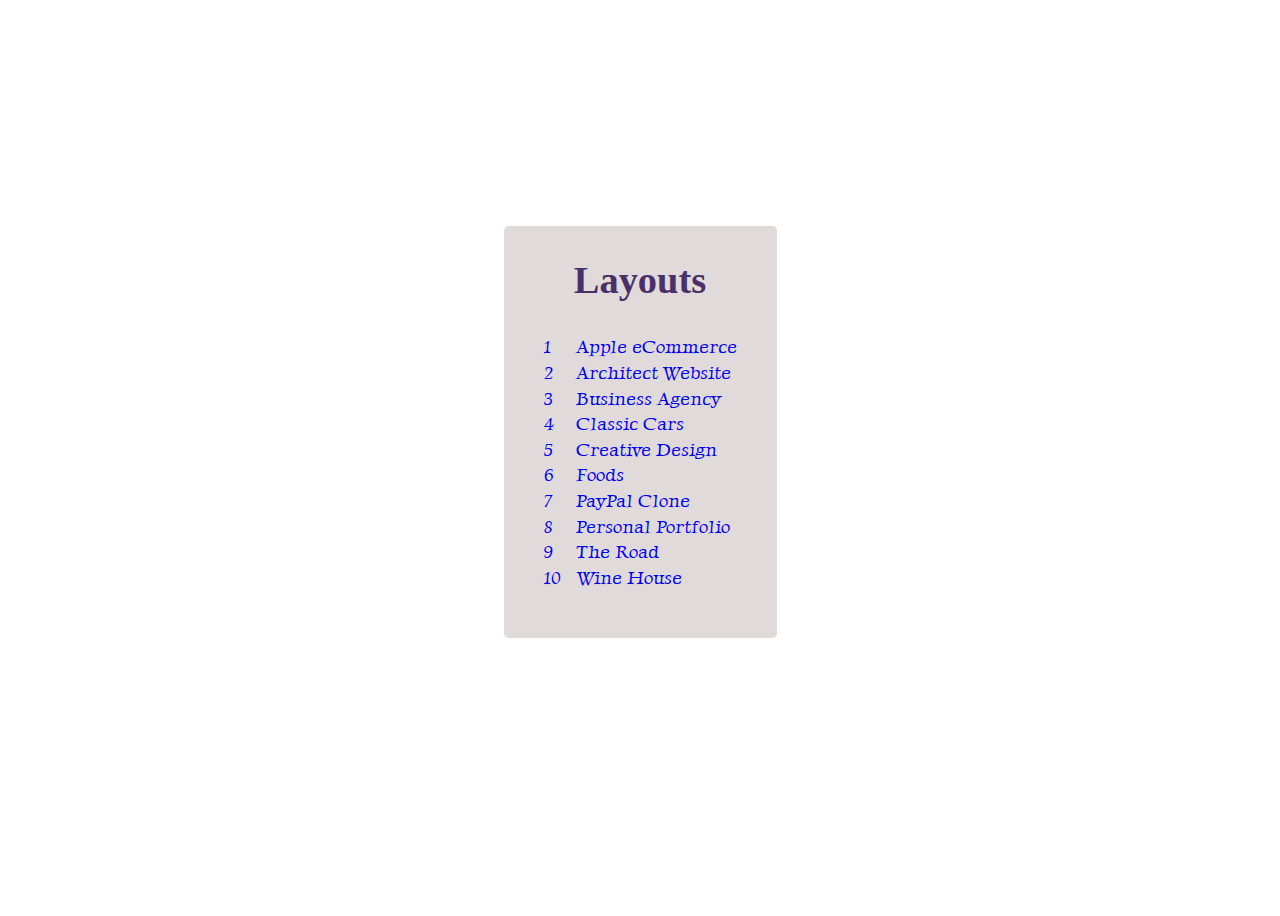
<file: index.html>
<!DOCTYPE html>
<html lang="en">
<head>
    <meta charset="UTF-8">
    <meta http-equiv="X-UA-Compatible" content="IE=edge">
    <meta name="viewport" content="width=device-width, initial-scale=1.0">
    <title>Portfolio</title>
    <link href="https://fonts.googleapis.com/css2?family=Luxurious+Roman&display=swap" rel="stylesheet">
    <style>
        a {
            font-family: 'Luxurious Roman', cursive;
        }
        h1 {
            text-align: center;
            margin: 0;
            margin-bottom: 2rem;
            color: #4a2f69;
        }
        .wrapper {
            display: flex;
            justify-content: center;
            align-items: center;
            height: 100vh;
        }
        .wrapper ul {
            margin-top: -2rem;
            background-color: #e0dada;
            display: inline-block;
            padding: 2rem 2.5rem;
            padding-bottom: 3rem;
            display: flex;
            flex-direction: column;
            justify-content: center;
            list-style: none;
            font-size: 1.2rem;
            border-radius: .3rem;
        }
        .wrapper ul li a {
            text-decoration: none;
            line-height: 1.6rem;
        }
        .wrapper ul li span {
            display: inline-block;
            width: 2rem;
            font-size: 1.1rem;
        }
    </style>
</head>
<body>

    <div class="wrapper">
        <ul class="websites-links">
            <h1>Layouts</h1>
            <li><a href="./apple-ecommerce/index.html"><span>1</span>Apple eCommerce</a></li>
            <li><a href="./architect-website/index.html"><span>2</span>Architect Website</a></li>
            <li><a href="./business-agency/index.html"><span>3</span>Business Agency</a></li>
            <li><a href="./classic-cars/index.html"><span>4</span>Classic Cars</a></li>
            <li><a href="./creative-design/index.html"><span>5</span>Creative Design</a></li>
            <li><a href="./foods/index.html"><span>6</span>Foods</a></li>
            <li><a href="./paypal-clone/index.html"><span>7</span>PayPal Clone</a></li>
            <li><a href="./personal-portfolio/index.html"><span>8</span>Personal Portfolio</a></li>
            <li><a href="./the-road/index.html"><span>9</span>The Road</a></li>
            <li><a href="./wine-house/index.html"><span>10</span>Wine House</a></li>
        </ul>
    </div>

</body>
</html>
</file>
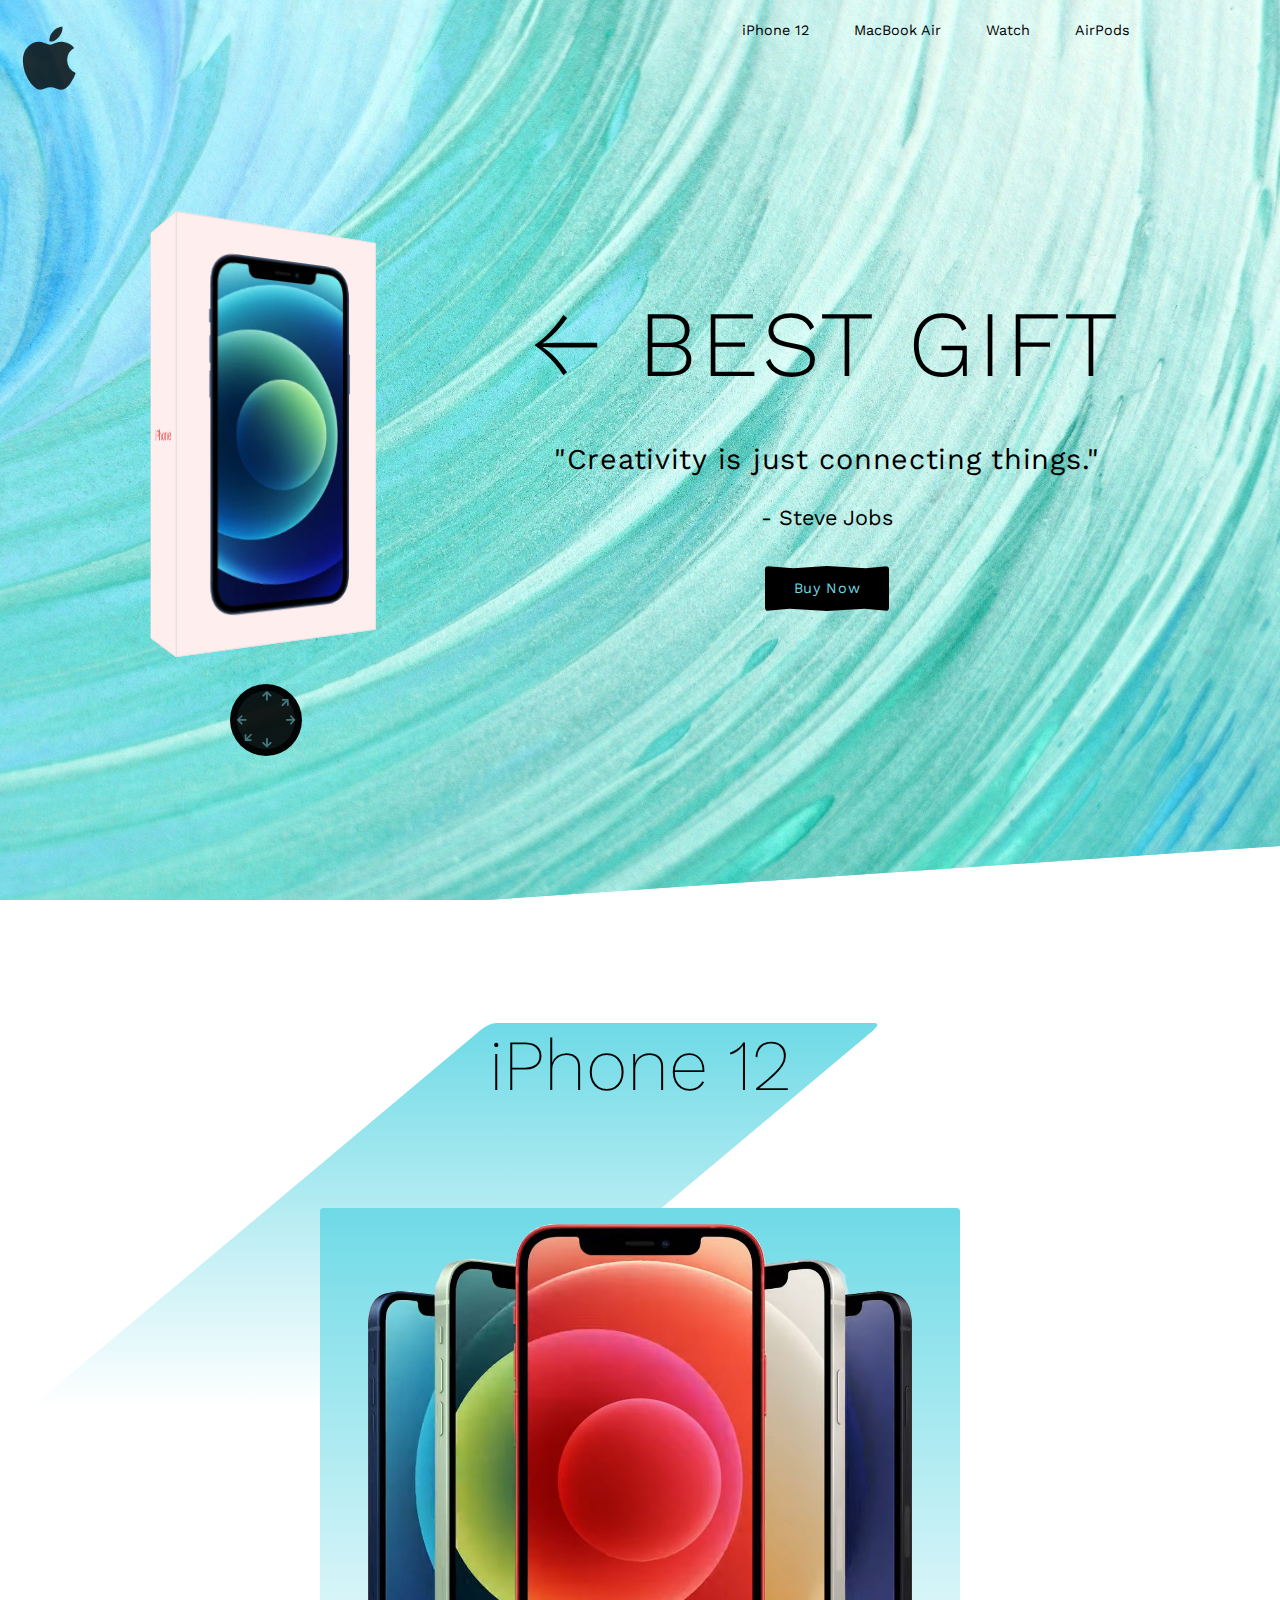
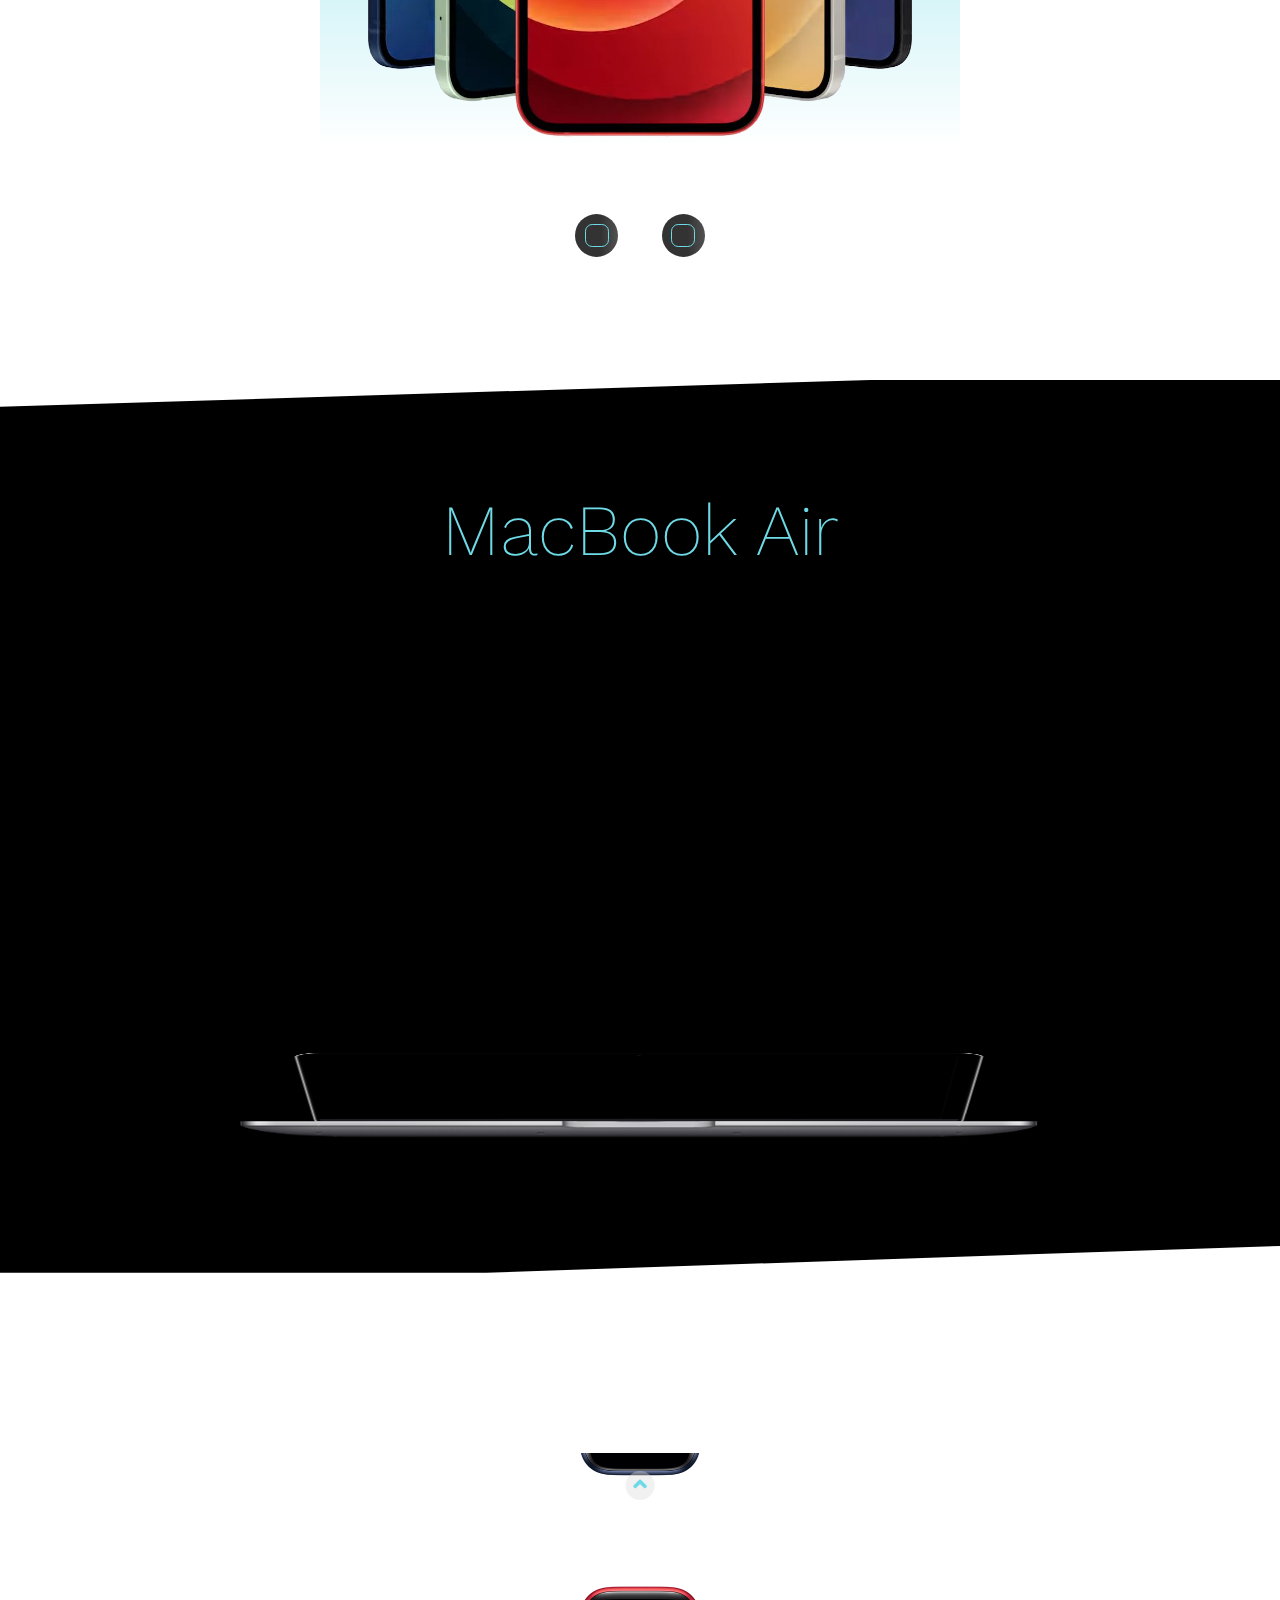
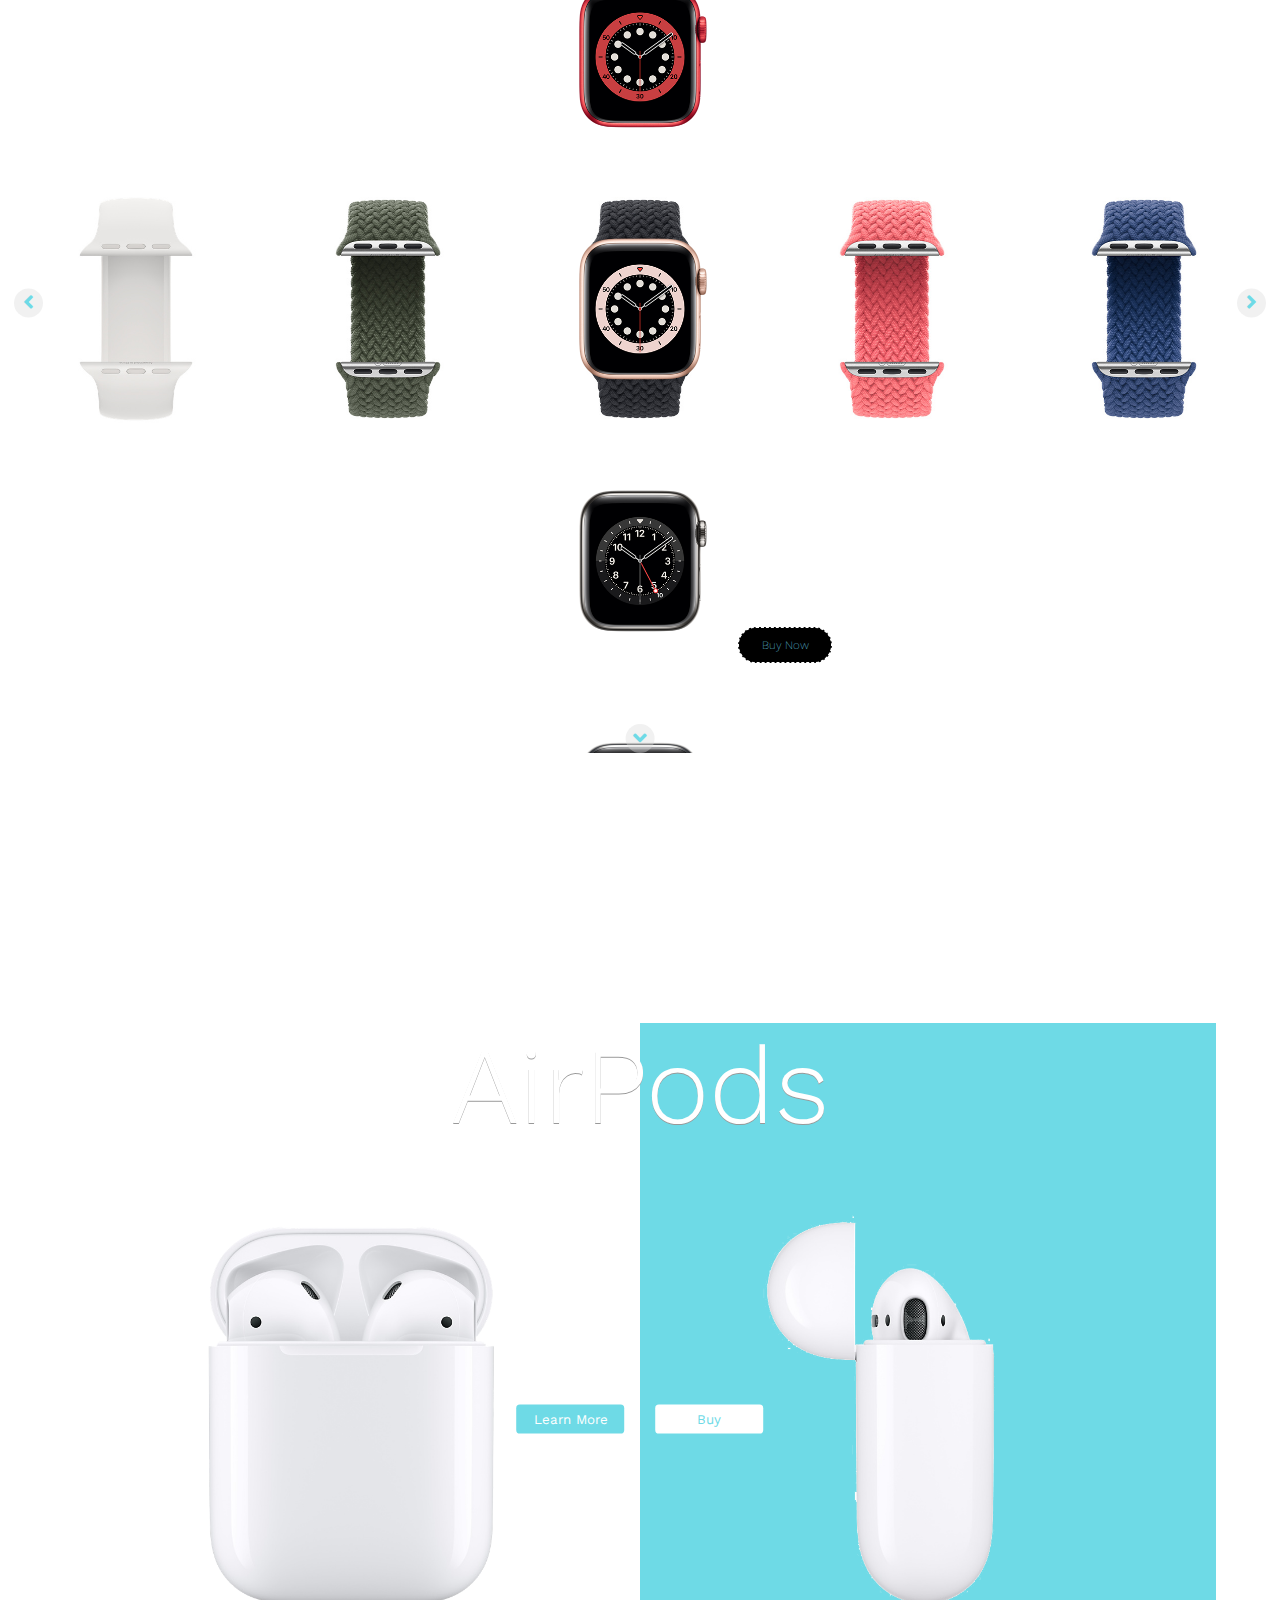
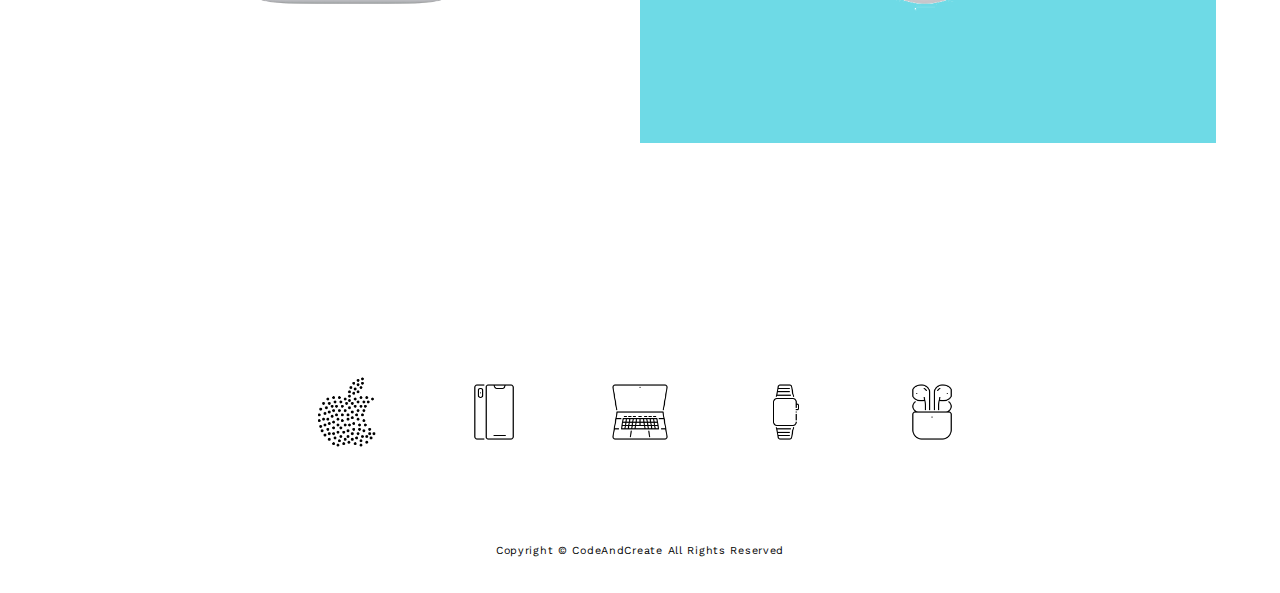
<file: apple-ecommerce/index.html>
<!DOCTYPE html>
<html lang="en">
<head>
  <meta charset="UTF-8">
  <meta http-equiv="X-UA-Compatible" content="IE=edge">
  <meta name="viewport" content="width=device-width, initial-scale=1.0">
  <title>Apple eCommerce</title>
  <link rel="shortcut icon" href="images/icons/home-icon.png">
  <link rel="stylesheet" href="style.css">
  <link rel="stylesheet" href="https://cdnjs.cloudflare.com/ajax/libs/font-awesome/5.15.3/css/all.min.css">
</head>
<body>
  <div class="container">
    <!-- Secion 1 -->
    <section class="section-1" id="section-1">

      <!-- Logo -->
      <a href="#" class="logo">
        <i class="fab fa-apple"></i>
      </a>
      <!-- End of Logo -->

      <!-- Navbar -->
      <nav class="navbar">
        <a href="#section-2" class="navbar-link">iPhone 12</a>
        <a href="#section-3" class="navbar-link">MacBook Air</a>
        <a href="#section-4" class="navbar-link">Watch</a>
        <a href="#section-5" class="navbar-link">AirPods</a>
      </nav>
      <!-- End of Navbar -->

      <!-- Cube -->
      <div class="cube-wrapper">
        <div class="cube">
          <div class="front-side">
            <img src="images/iphone.png">
          </div>
          <div class="back-side center">
            <i class="fab fa-apple"></i>
          </div>
        </div>
        <!-- Controls -->
        <div class="controls">
          <a href="#" class="top-x-control">
            <i class="fas fa-arrow-up"></i>
          </a>
          <a href="#" class="bottom-x-control">
            <i class="fas fa-arrow-down"></i>
          </a>
          <a href="#" class="left-y-control">
            <i class="fas fa-arrow-left"></i>
          </a>
          <a href="#" class="right-y-control">
            <i class="fas fa-arrow-right"></i>
          </a>
          <a href="#" class="top-z-control">
            <i class="fas fa-arrow-up"></i>
          </a>
          <a href="#" class="bottom-z-control">
            <i class="fas fa-arrow-down"></i>
          </a>
        </div>
        <!-- End of Controls -->
      </div>
      <!-- End of Cube -->

      <!-- Banner -->
      <div class="section-1-banner center">
        <h1>&#8592; Best Gift</h1>
        <p>"Creativity is just connecting things."</p>
        <span>- Steve Jobs</span>
        <button type="button">Buy Now</button>
      </div>
      <!-- End of Banner -->

      <!-- Slideshow -->
      <div class="slideshow"></div>
      <!-- End of Slideshow -->

    </section>
    <!-- End of Section 1 -->

    <!-- Section 2 -->
    <section class="section-2" id="section-2">
      <!-- Section 2 Heading -->
      <h1 class="section-2-heading">iPhone 12</h1>
      <!-- End of Section 2 Heading -->

      <!-- Section 2 Images -->
      <div class="iphones">
        <img src="images/iPhone 12/iphones-1-img.png" class="iphone-img-1">
        <img src="images/iPhone 12/iphones-2-img.png" class="iphone-img-2">
      </div>
      <!-- End of Section 2 Images -->
      <!-- Section 2 Buttons -->
      <div class="iphone-btns">
        <a href="#" class="iphone-btn center"><span>Lean More</span></a>
        <a href="#" class="iphone-btn center"><span>Shop</span></a>
      </div>
      <!-- End of Section 2 Buttons -->
    </section>
    <!-- End of Section 2 -->

    <!-- Section 3 -->
    <section class="section-3 center" id="section-3">
      <!-- Section 3 Heading -->
      <h1 class="section-3-heading">MacBook Air</h1>
      <!-- End of Section 3 Heading -->

      <!-- Section 3 Content -->
      <div class="section-3-content center">
        <!-- Section 3 Images -->
        <img src="images/MacBook/macbook-screen.png" class="macbook-img-1">
        <img src="images/MacBook/macbook-keyboard.png" class="macbook-img-2">
        <!-- End of Section 3 Images -->

        <!-- Section 3 Loading -->
        <div class="loading-wrapper">
          <div class="loading center">
            <i class="fab fa-apple"></i>
            <div class="progress-bar"></div>
          </div>
        </div>
        <!-- End of Section 3 Loading -->

        <!-- Section 3 Info -->
        <div class="macbook-info">
          <h2 class="macbook-info-heading">Light. Speed.</h2>
          <p class="macbook-price">Starting at $999</p>
          <button class="macbook-btn">Buy Now</button>
        </div>
        <!-- End of Section 3 Info -->
      </div>
      <!-- End of Section 3 Content-->
    </section>
    <!-- End of Section 3 -->

    <!-- Section 4 -->
    <section class="section-4 center" id='section-4'>
      <!-- Section 4 Watches -->
      <div class="watches center">
        <!-- Watch Bands -->
        <div class="watch-bands center">
          <img src="images/watches/watch-band-1.jpg" class="watch-band-img">
          <img src="images/watches/watch-band-2.jpg" class="watch-band-img">
          <img src="images/watches/watch-band-3.jpg" class="watch-band-img">
          <img src="images/watches/watch-band-4.jpg" class="watch-band-img">
          <img src="images/watches/watch-band-5.jpg" class="watch-band-img">
          <img src="images/watches/watch-band-6.jpg" class="watch-band-img">
          <img src="images/watches/watch-band-7.jpg" class="watch-band-img">
          <img src="images/watches/watch-band-8.jpg" class="watch-band-img">
          <img src="images/watches/watch-band-9.jpg" class="watch-band-img">
        </div>
        <!-- End of Watch Bands -->

        <!-- Watch Cases -->
        <div class="watch-cases center">
          <img src="images/watches/watch-case-1.png" class="watch-case-img">
          <img src="images/watches/watch-case-2.png" class="watch-case-img">
          <img src="images/watches/watch-case-3.png" class="watch-case-img">
          <img src="images/watches/watch-case-4.png" class="watch-case-img">
          <img src="images/watches/watch-case-5.png" class="watch-case-img">
          <img src="images/watches/watch-case-6.png" class="watch-case-img">
          <img src="images/watches/watch-case-7.png" class="watch-case-img">
          <img src="images/watches/watch-case-8.png" class="watch-case-img">
          <img src="images/watches/watch-case-9.png" class="watch-case-img">
        </div>
        <!-- End of Watch Cases -->
      </div>
      <!-- End of Section 4 Watches -->

      <!-- Watch Controls -->
      <a href="#" class="watch-control watch-top-control center">
        <i class="fas fa-angle-up"></i>
      </a>
      <a href="#" class="watch-control watch-right-control center">
        <i class="fas fa-angle-right"></i>
      </a>
      <a href="#" class="watch-control watch-bottom-control center">
        <i class="fas fa-angle-down"></i>
      </a>
      <a href="#" class="watch-control watch-left-control center">
        <i class="fas fa-angle-left"></i>
      </a>
      <!-- End of Watch Controls -->

      <!-- Watch Button -->
      <button class="watch-btn">Buy Now</button>
      <!-- End of Watch Button -->
    </section>
    <!-- End of Section 4 -->

    <!-- Section 5 -->
    <section class="section-5 center" id="section-5">
      <!-- Section 5 Content -->
      <div class="airpods">
        <!-- Section 5 Heading -->
        <h1 class="section-5-heading">AirPods</h1>
        <!-- End of Section 5 Heading -->
        <!-- Section 5 Images -->
        <img src="images/AirPods/airpods-1.png" class="airpods-img-1">
        <img src="images/AirPods/airpods-2.png" class="airpods-img-2">

        <!-- Section 5 Buttons -->
        <div class="airpods-buttons">
          <button class="airpods-btn">Learn More</button>
          <button class="airpods-btn">Buy</button>
        </div>
        <!-- End of Section 5 Buttons -->
        <!-- End of Section 5 Images -->
      </div>
      <!-- End of Section 5 Content -->
    </section>
    <!-- End of Section 5 -->
  </div>

  <!-- Section 6 -->
  <section class="section-6 center">
    <div class="section-6-icons">
      <a href="#section-1" class="icon-link">
        <img src="images/icons/home-icon.png">
      </a>
      <a href="#section-2" class="icon-link">
        <img src="images/icons/iphone-icon.png">
      </a>
      <a href="#section-3" class="icon-link">
        <img src="images/icons/macbook-icon.png">
      </a>
      <a href="#section-4" class="icon-link">
        <img src="images/icons/watch-icon.png">
      </a>
      <a href="#section-5" class="icon-link">
        <img src="images/icons/airpods-icon.png">
      </a>
    </div>
    <p class="copyright">Copyright &copy; CodeAndCreate All Rights Reserved</p>
  </section>
  <!-- End of Section 6 -->

  <script src="script.js"></script>
</body>
</html>
</file>
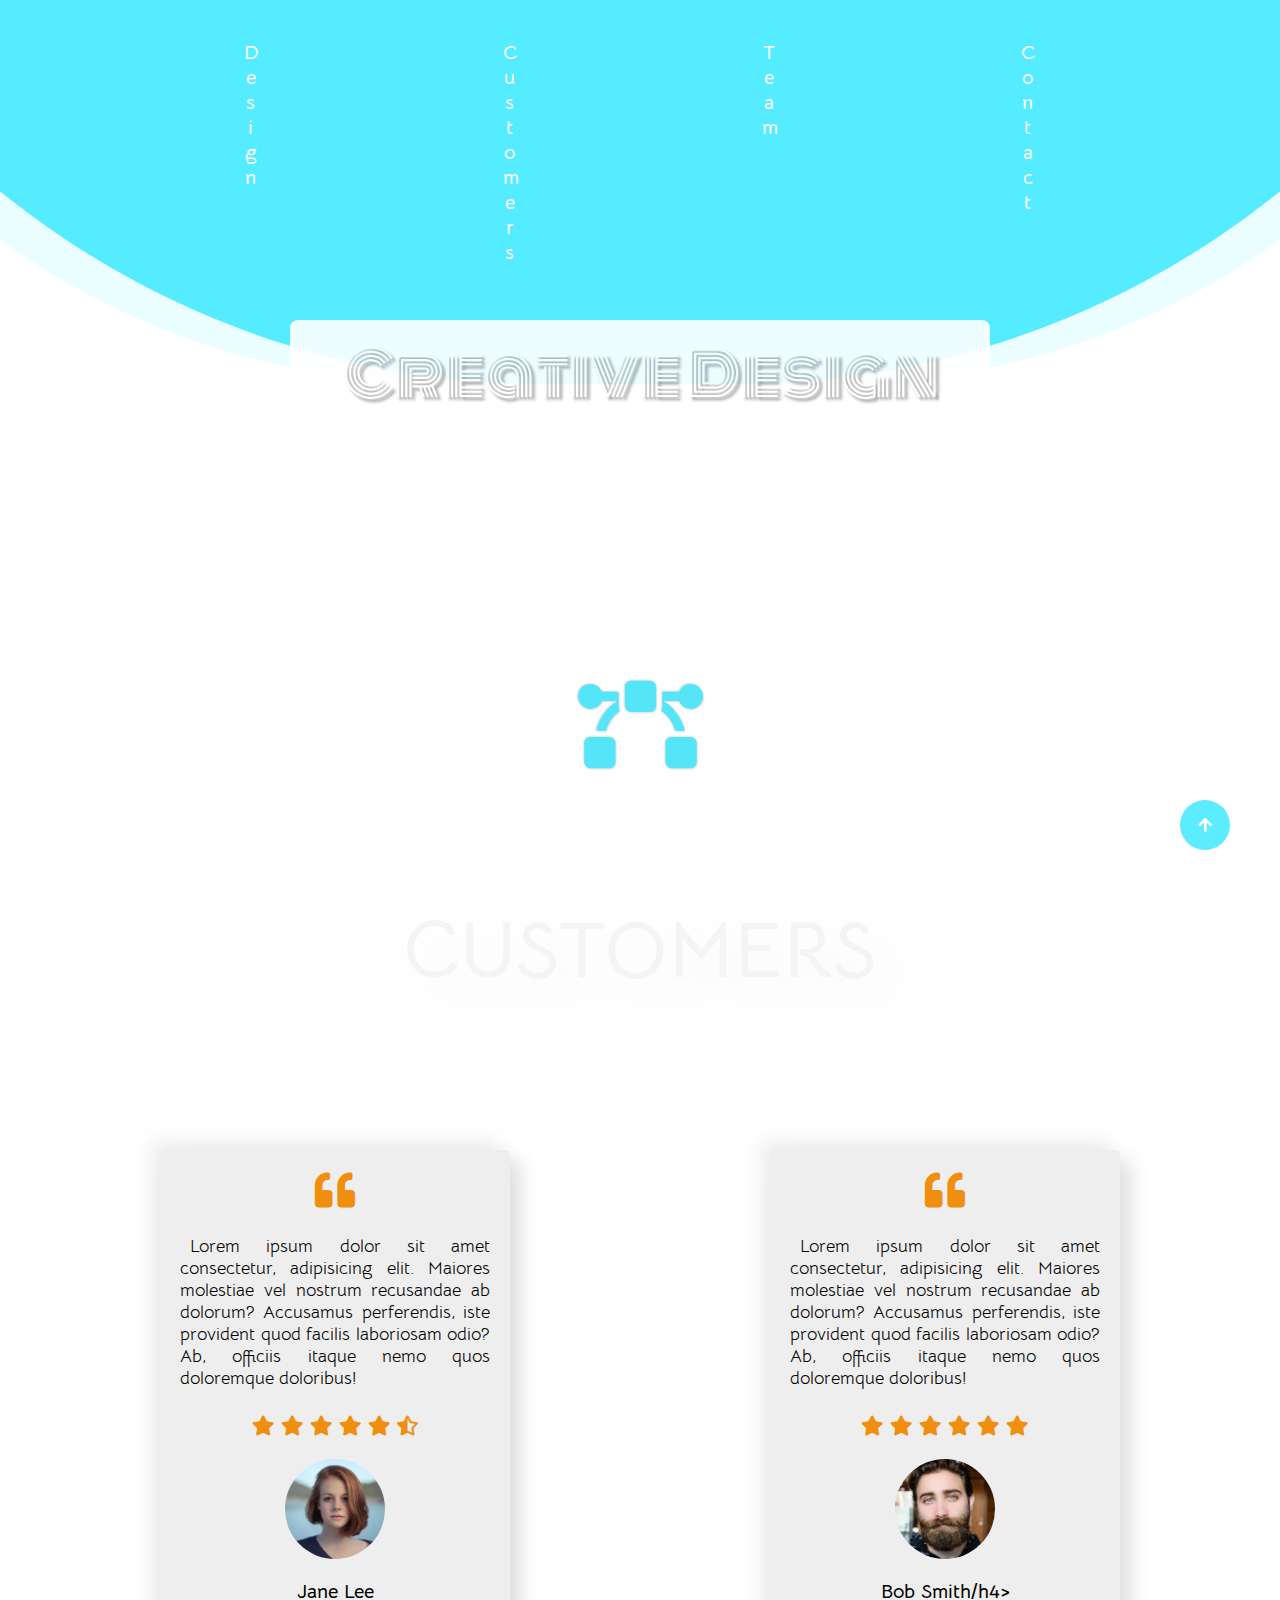
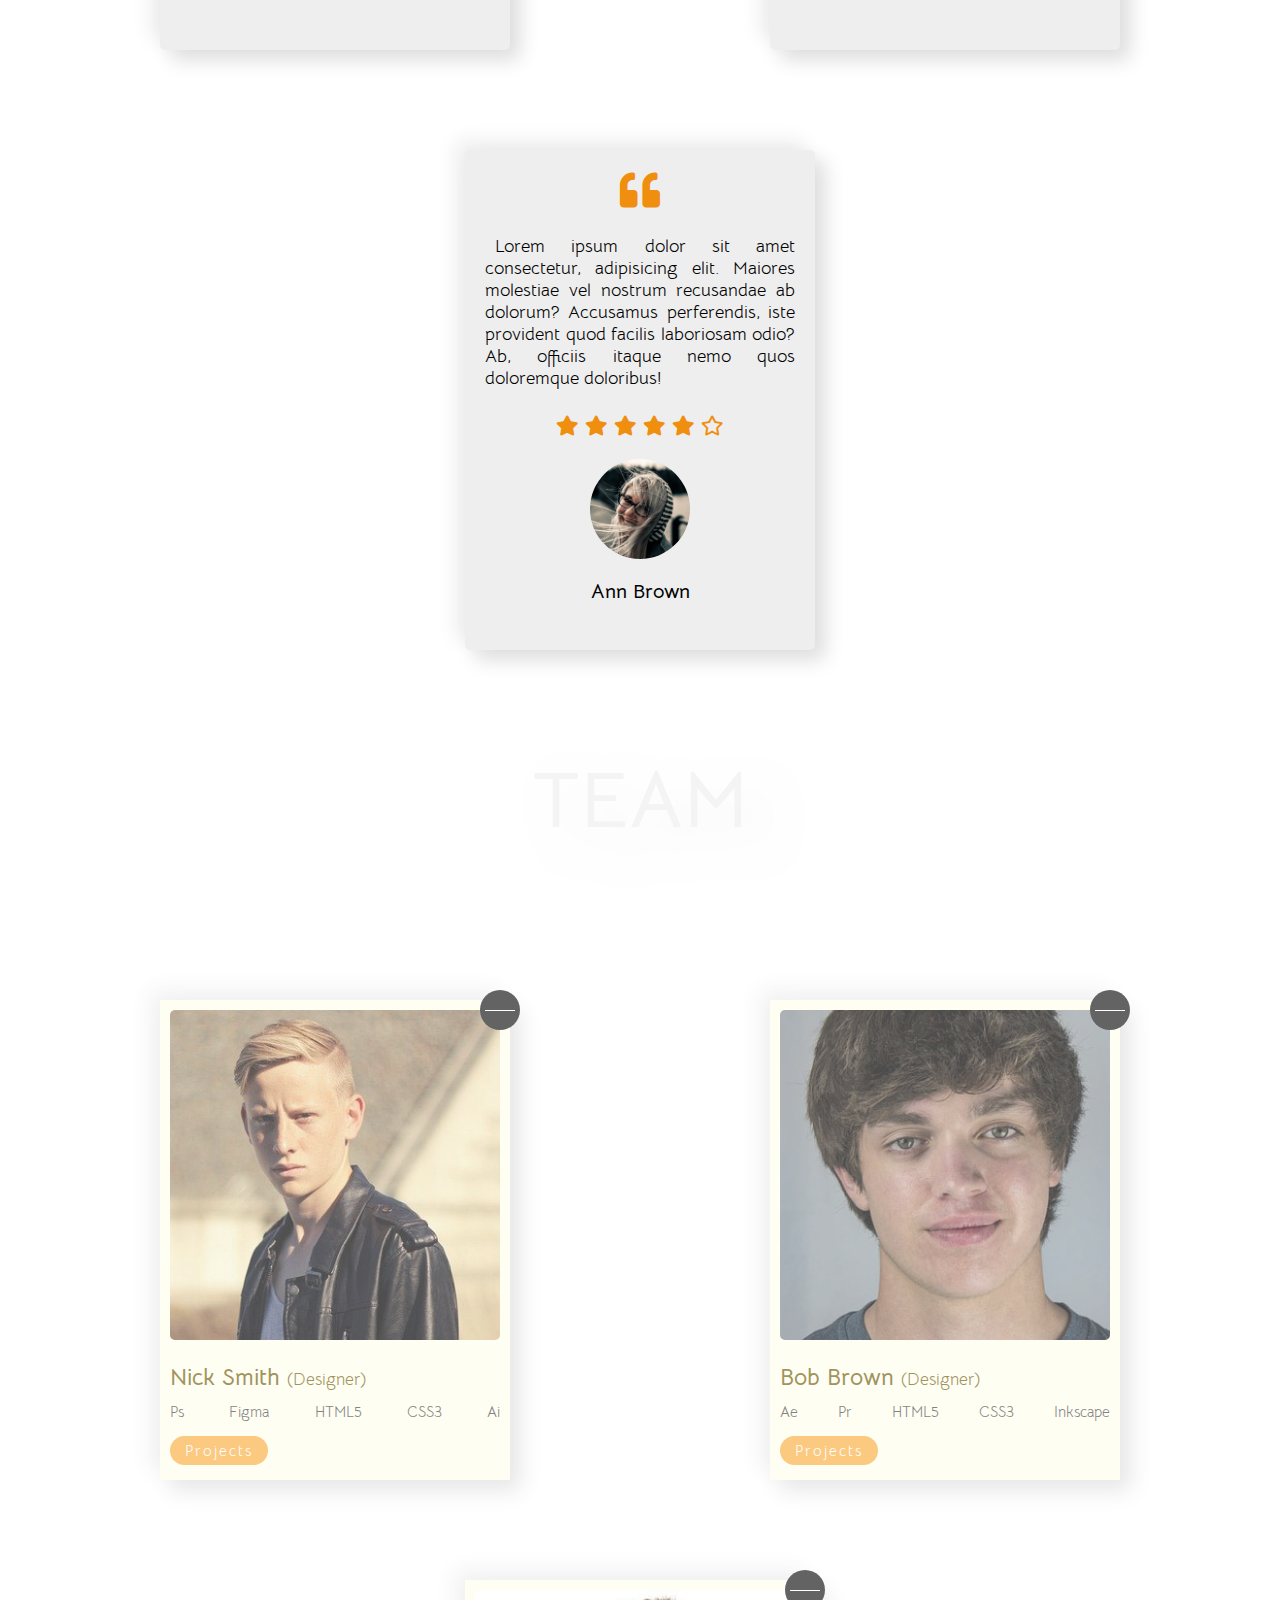
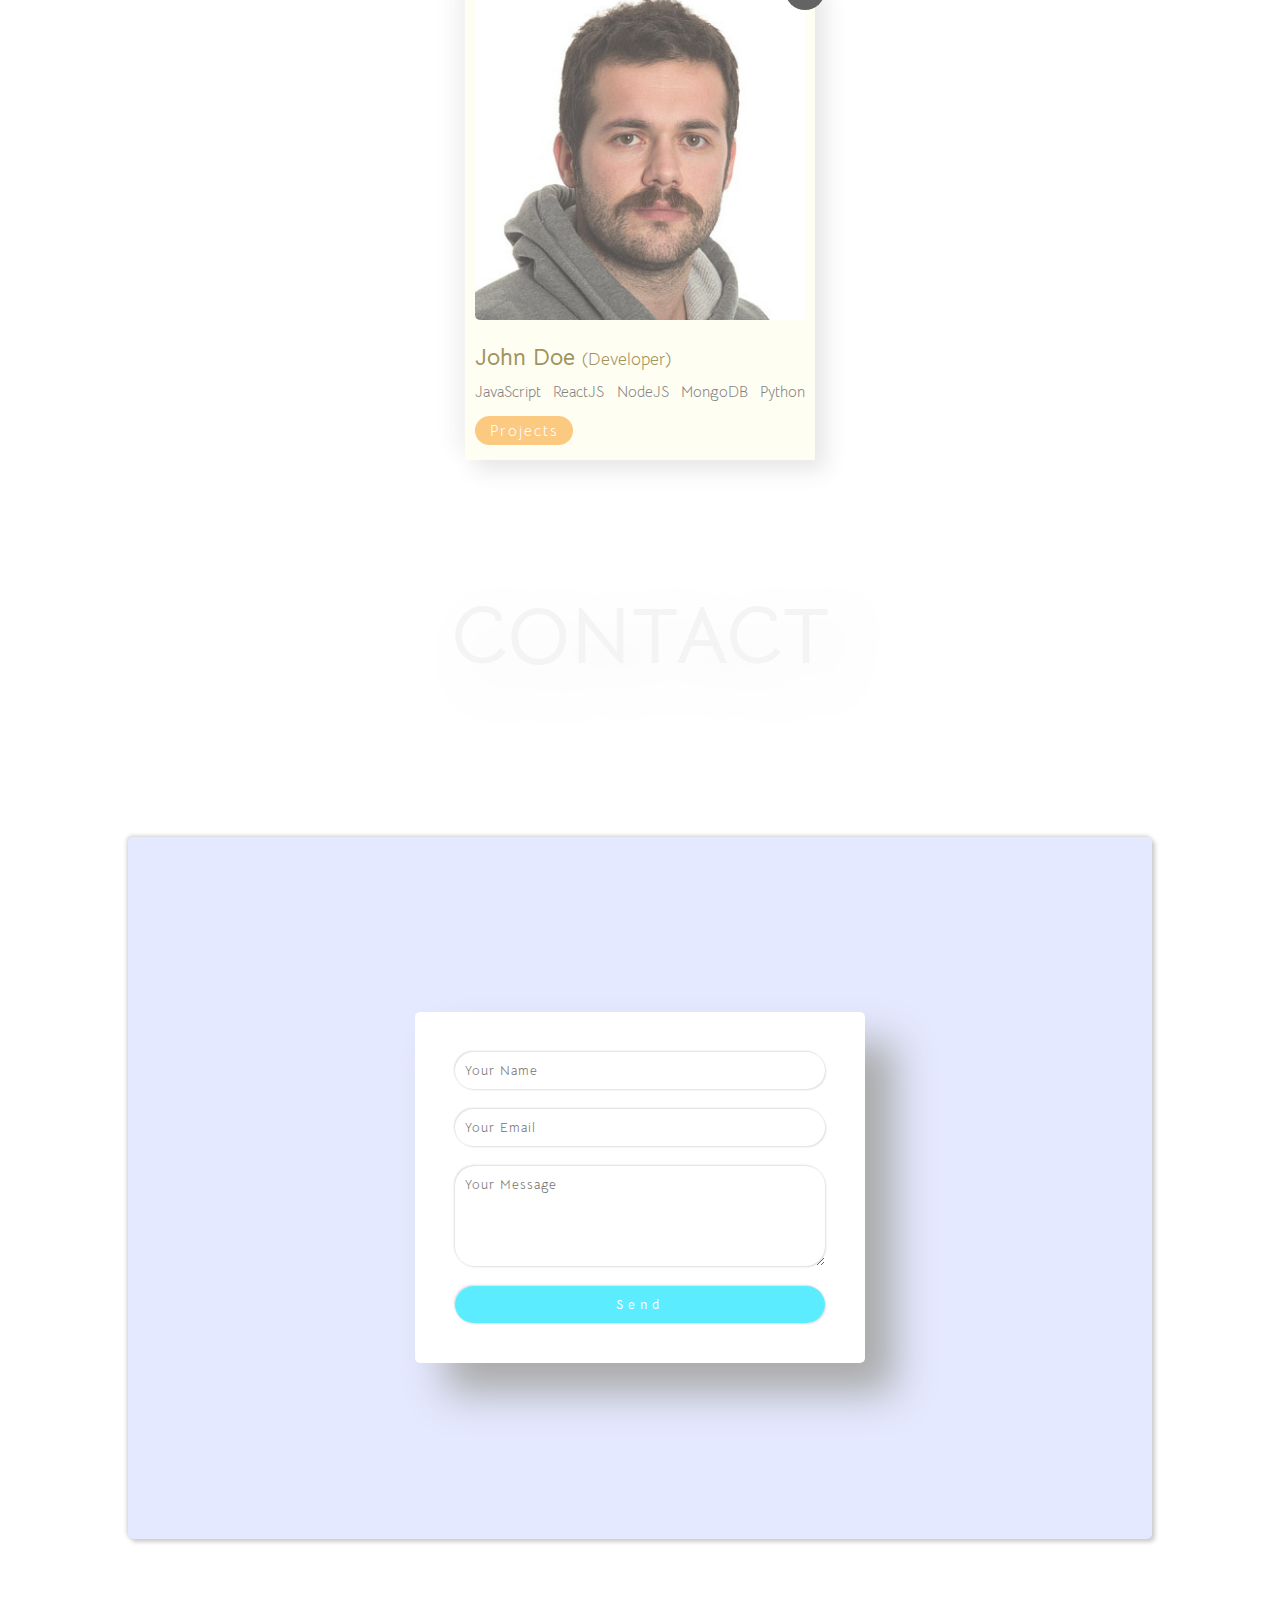
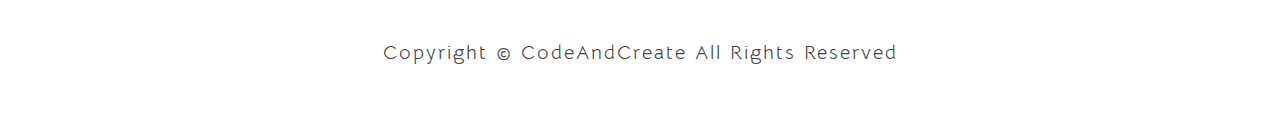
<file: creative-design/index.html>
<!DOCTYPE html>
<html lang="en">
<head>
  <meta charset="UTF-8">
  <meta http-equiv="X-UA-Compatible" content="IE=edge">
  <meta name="viewport" content="width=device-width, initial-scale=1.0">
  <title>Document</title>
  <link rel="stylesheet" href="https://cdnjs.cloudflare.com/ajax/libs/font-awesome/5.15.2/css/all.min.css">
  <link rel="stylesheet" href="style.css">
</head>
<body>

  <div class="container">
    <!-- Section 1 -->
    <div class="section-1" id="home">
      <nav class="navbar">
        <a href="#home" class="navbar-link">Design</a>
        <a href="#customers" class="navbar-link">Customers</a>
        <a href="#team" class="navbar-link">Team</a>
        <a href="#contact" class="navbar-link">Contact</a>
      </nav>
      <div class="floating-bg"></div>
      <h1 class="section-1-heading">Creative Design</h1>
      <div class="logo">
        <i class="fas fa-bezier-curve"></i>
      </div>
    </div>
    <!-- End of Section 1 -->

    <!-- Section 2 -->
    <div class="section-2" id="customers">
      <h1 class="section-heading">Customers</h1>
      <div class="customers-wrapper">
        <div class="customer">
          <i class="fas fa-quote-left"></i>
          <p class="customer-text">Lorem ipsum dolor sit amet consectetur, adipisicing elit. Maiores molestiae vel nostrum recusandae ab dolorum? Accusamus perferendis, iste provident quod facilis laboriosam odio? Ab, officiis itaque nemo quos doloremque doloribus!</p>
          <div class="customer-rating">
            <i class="fas fa-star"></i>
            <i class="fas fa-star"></i>
            <i class="fas fa-star"></i>
            <i class="fas fa-star"></i>
            <i class="fas fa-star"></i>
            <i class="fas fa-star-half-alt"></i>
          </div>
          <img src="images/customer-img-1.jpg" class="customer-img">
          <h4 class="customer-name">Jane Lee</h4>
        </div>
        <div class="customer">
          <i class="fas fa-quote-left"></i>
          <p class="customer-text">Lorem ipsum dolor sit amet consectetur, adipisicing elit. Maiores molestiae vel nostrum recusandae ab dolorum? Accusamus perferendis, iste provident quod facilis laboriosam odio? Ab, officiis itaque nemo quos doloremque doloribus!</p>
          <div class="customer-rating">
            <i class="fas fa-star"></i>
            <i class="fas fa-star"></i>
            <i class="fas fa-star"></i>
            <i class="fas fa-star"></i>
            <i class="fas fa-star"></i>
            <i class="fas fa-star"></i>
          </div>
          <img src="images/customer-img-2.jpg" class="customer-img">
          <h4 class="customer-name">Bob Smith/h4>
        </div>
        <div class="customer">
          <i class="fas fa-quote-left"></i>
          <p class="customer-text">Lorem ipsum dolor sit amet consectetur, adipisicing elit. Maiores molestiae vel nostrum recusandae ab dolorum? Accusamus perferendis, iste provident quod facilis laboriosam odio? Ab, officiis itaque nemo quos doloremque doloribus!</p>
          <div class="customer-rating">
            <i class="fas fa-star"></i>
            <i class="fas fa-star"></i>
            <i class="fas fa-star"></i>
            <i class="fas fa-star"></i>
            <i class="fas fa-star"></i>
            <i class="far fa-star"></i>
          </div>
          <img src="images/customer-img-3.jpg" class="customer-img">
          <h4 class="customer-name">Ann Brown</h4>
        </div>
      </div>
    </div>
    <!-- End of Section 2 -->

    <!-- Section 3 -->
    <div class="section-3" id="team">
      <h1 class="section-heading">Team</h1>
      <div class="team-wrapper">
        <div class="team-member">
          <img src="images/team-member-1.jpg" class="team-member-img">
          <h2 class="team-member-name">Nick Smith <span>(Designer)</span></h2>
          <ul class="team-member-skills">
            <li>Ps</li>
            <li>Figma</li>
            <li>HTML5</li>
            <li>CSS3</li>
            <li>Ai</li>
          </ul>
          <a href="#" class="projects-btn">Projects</a>
          <div class="story-btn" title="My Story">
            <div class="story-btn-line"></div>
          </div>
          <div class="story">
            <h4 class="story-heading">About Me</h4>
            <p class="story-paragraph">Lorem ipsum dolor sit amet consectetur adipisicing elit. Error, dolorum aut quis odio sint labore ipsam placeat assumenda illo neque exercitationem similique voluptate tempore adipisci et tempora enim esse possimus voluptatum ab est a nulla! Corrupti eos saepe temporibus explicabo!</p>
          </div>
        </div>
        <div class="team-member">
          <img src="images/team-member-2.jpg" class="team-member-img">
          <h2 class="team-member-name">Bob Brown <span>(Designer)</span></h2>
          <ul class="team-member-skills">
            <li>Ae</li>
            <li>Pr</li>
            <li>HTML5</li>
            <li>CSS3</li>
            <li>Inkscape</li>
          </ul>
          <a href="#" class="projects-btn">Projects</a>
          <div class="story-btn" title="My Story">
            <div class="story-btn-line"></div>
          </div>
          <div class="story">
            <h4 class="story-heading">About Me</h4>
            <p class="story-paragraph">Lorem ipsum dolor sit amet consectetur adipisicing elit. Error, dolorum aut quis odio sint labore ipsam placeat assumenda illo neque exercitationem similique voluptate tempore adipisci et tempora enim esse possimus voluptatum ab est a nulla! Corrupti eos saepe temporibus explicabo!</p>
          </div>
        </div>
        <div class="team-member">
          <img src="images/team-member-3.jpg" class="team-member-img">
          <h2 class="team-member-name">John Doe <span>(Developer)</span></h2>
          <ul class="team-member-skills">
            <li>JavaScript</li>
            <li>ReactJS</li>
            <li>NodeJS</li>
            <li>MongoDB</li>
            <li>Python</li>
          </ul>
          <a href="#" class="projects-btn">Projects</a>
          <div class="story-btn" title="My Story">
            <div class="story-btn-line"></div>
          </div>
          <div class="story">
            <h4 class="story-heading">About Me</h4>
            <p class="story-paragraph">Lorem ipsum dolor sit amet consectetur adipisicing elit. Error, dolorum aut quis odio sint labore ipsam placeat assumenda illo neque exercitationem similique voluptate tempore adipisci et tempora enim esse possimus voluptatum ab est a nulla! Corrupti eos saepe temporibus explicabo!</p>
          </div>
        </div>
      </div>
    </div>
    <!-- End of Section 3 -->

    <!-- Section 4 -->
    <div class="section-4" id="contact">
      <h1 class="section-heading">Contact</h1>
      <div class="form-container">
        <img src="images/form-img.png" alt="" class="form-img">
        <form action="" class="contact-form">
          <input type="text" placeholder="Your Name">
          <input type="email" placeholder="Your Email">
          <textarea placeholder="Your Message"></textarea>
          <input type="submit" value="Send">
        </form>
      </div>
      <p class="copyright">
        Copyright &copy; CodeAndCreate All Rights Reserved
      </p>
    </div>
    <!-- End of Section 4 -->

    <a href="#home" class="scroll-up-btn">
      <i class="fas fa-arrow-up"></i>
    </a>
  </div>

  <script src="script.js"></script>
</body>
</html>
</file>
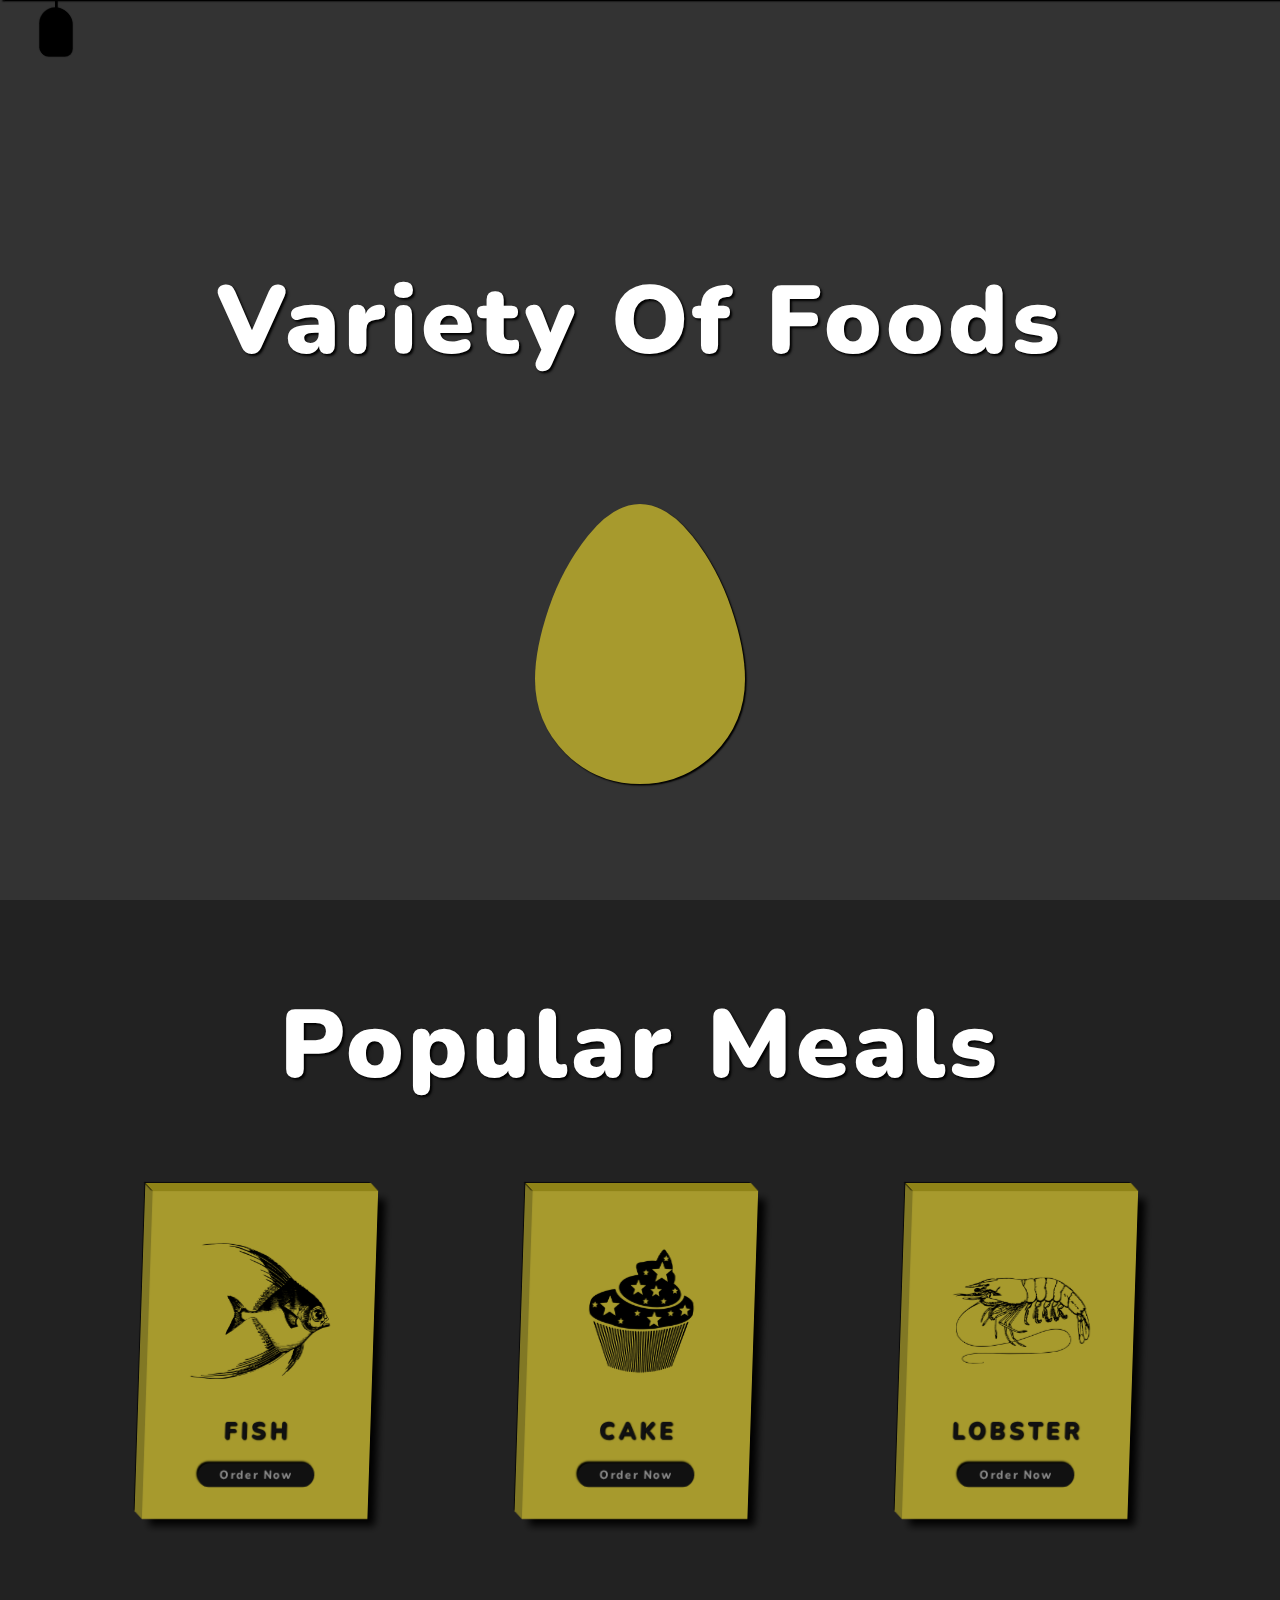
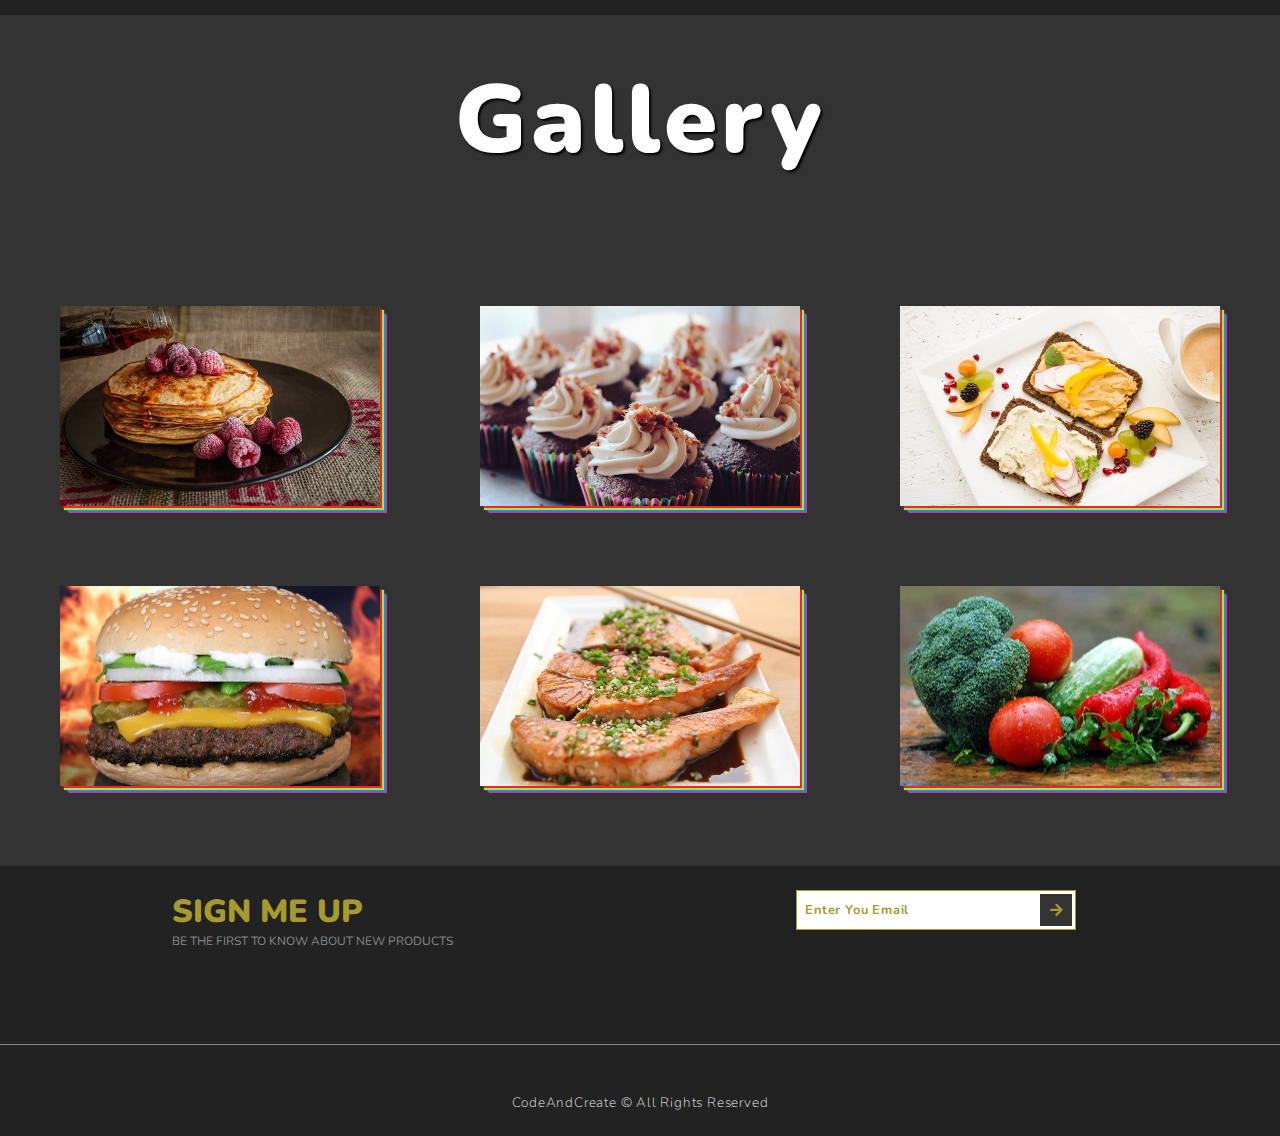
<file: foods/index.html>
<!DOCTYPE html>
<html lang="en">
<head>
  <meta charset="UTF-8">
  <meta http-equiv="X-UA-Compatible" content="IE=edge">
  <meta name="viewport" content="width=device-width, initial-scale=1.0">
  <title>Foods</title>
  <link rel="stylesheet" href="style.css">
  <link rel="stylesheet" href="https://cdnjs.cloudflare.com/ajax/libs/font-awesome/5.15.2/css/all.min.css">
</head>
<body>

  <!-- Navbar -->
  <nav class="navbar target">
    <a href="#" class="navbar-link">
      <i class="fas fa-home"></i>
      <span>Home</span>
    </a>
    <a href="#" class="navbar-link">
      <i class="fas fa-utensils"></i>
      <span>Meals</span>
    </a>
    <a href="#" class="navbar-link">
      <i class="fas fa-hamburger"></i>
      <span>Burger</span>
    </a>
    <a href="#" class="navbar-link">
      <i class="fas fa-pizza-slice"></i>
      <span>Pizza</span>
    </a>
    <a href="#" class="navbar-link">
      <i class="fas fa-blender-phone"></i>
      <span>Contact</span>
    </a>
  </nav>
  <div class="menu target"></div>
  <!-- End of Navbar -->

  <!-- Section 1 -->
  <section class="section-1">
    <h1 class="section-heading">
      variety of foods
    </h1>
    <div class="section-1-icons">
      <i class="fas fa-egg change"></i>
      <i class="fas fa-stroopwafel"></i>
      <i class="fas fa-cheese"></i>
      <i class="fas fa-hotdog"></i>
      <i class="fas fa-drumstick-bite"></i>
      <i class="fas fa-apple-alt"></i>
      <i class="fas fa-ice-cream"></i>
      <i class="fas fa-fish"></i>
      <i class="fas fa-cookie"></i>
      <i class="fas fa-seedling"></i>
    </div>
  </section>
  <!-- End of section 1 -->

  <!-- Section 2 -->
  <section class="section-2">
    <h2 class="section-heading">popular meals</h2>
    <div class="cards-container">
      <div class="card">
        <img src="images/card-img-1.png" class="card-img">
        <h3 class="card-name">Fish</h3>
        <button class="card-btn">Order now</button>
      </div>
      <div class="card">
        <img src="images/card-img-2.png" class="card-img">
        <h3 class="card-name">Cake</h3>
        <button class="card-btn">Order now</button>
      </div>
      <div class="card">
        <img src="images/card-img-3.png" class="card-img">
        <h3 class="card-name">Lobster</h3>
        <button class="card-btn">Order now</button>
      </div>
    </div>
  </section>
  <!-- End of Section 2 -->

  <!-- Section 3 -->
  <section class="section-3">
    <h1 class="section-heading">gallery</h1>
    <div class="gallery">
      <a href="#" class="gallery-link" title="Order Now">
        <img src="images/gallery-img-1.jpg" class="food-img">
        <h3 class="food-name">Pancakes</h3>
        <p class="food-description">Lorem ipsum dolor, sit amet consectetur adipisicing elit. Ipsum molestias accusantium quasi qui distinctio quos.</p>
      </a>
      <a href="#" class="gallery-link" title="Order Now">
        <img src="images/gallery-img-2.jpg" class="food-img">
        <h3 class="food-name">Cupcakes</h3>
        <p class="food-description">Lorem ipsum dolor, sit amet consectetur adipisicing elit. Ipsum molestias accusantium quasi qui distinctio quos.</p>
      </a>
      <a href="#" class="gallery-link" title="Order Now">
        <img src="images/gallery-img-3.jpg" class="food-img">
        <h3 class="food-name">Hummus</h3>
        <p class="food-description">Lorem ipsum dolor, sit amet consectetur adipisicing elit. Ipsum molestias accusantium quasi qui distinctio quos.</p>
      </a>
      <a href="#" class="gallery-link" title="Order Now">
        <img src="images/gallery-img-4.jpg" class="food-img">
        <h3 class="food-name">Humburger</h3>
        <p class="food-description">Lorem ipsum dolor, sit amet consectetur adipisicing elit. Ipsum molestias accusantium quasi qui distinctio quos.</p>
      </a>
      <a href="#" class="gallery-link" title="Order Now">
        <img src="images/gallery-img-5.jpg" class="food-img">
        <h3 class="food-name">Salmon</h3>
        <p class="food-description">Lorem ipsum dolor, sit amet consectetur adipisicing elit. Ipsum molestias accusantium quasi qui distinctio quos.</p>
      </a>
      <a href="#" class="gallery-link" title="Order Now">
        <img src="images/gallery-img-6.jpg" class="food-img">
        <h3 class="food-name">Vegetables</h3>
        <p class="food-description">Lorem ipsum dolor, sit amet consectetur adipisicing elit. Ipsum molestias accusantium quasi qui distinctio quos.</p>
      </a>
    </div>
  </section>
  <!-- End of section 3 -->

  <!-- Section 4 -->
  <div class="section-4">
    <div class="section-4-text">
      <h2 class="section-4-heading">Sign Me Up</h2>
      <p class="section-4-paragraph">Be the first to know about new Products</p>
    </div>
    <form action="/" class="signup-form">
      <input type="email" class="signup-form-input" placeholder="Enter You Email">
      <button type="submit" class="signup-form-btn">
        <i class="fas fa-arrow-right"></i>
      </button>
    </form>
    <p class="copyright">CodeAndCreate &copy; All Rights Reserved</p>
  </div>
  <!-- End of section 4 -->

  <script src="script.js"></script>
</body>
</html>
</file>
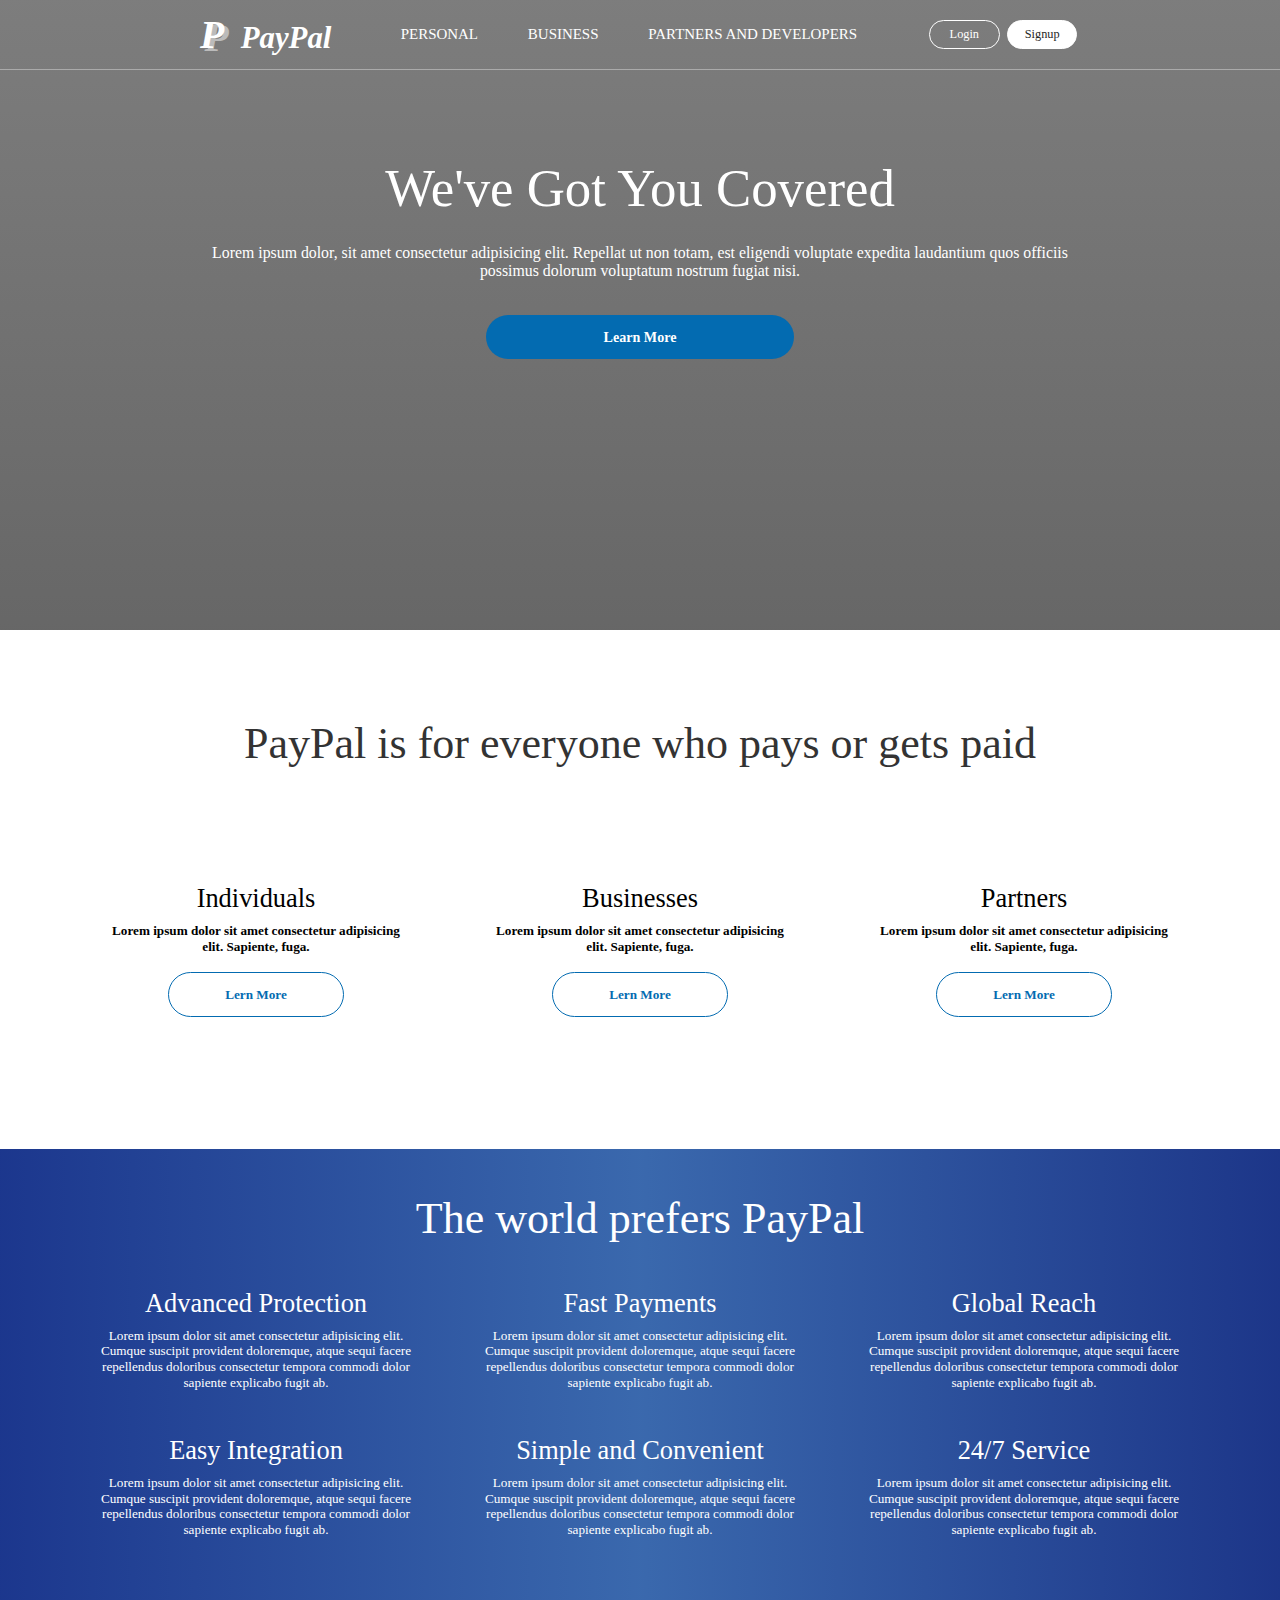
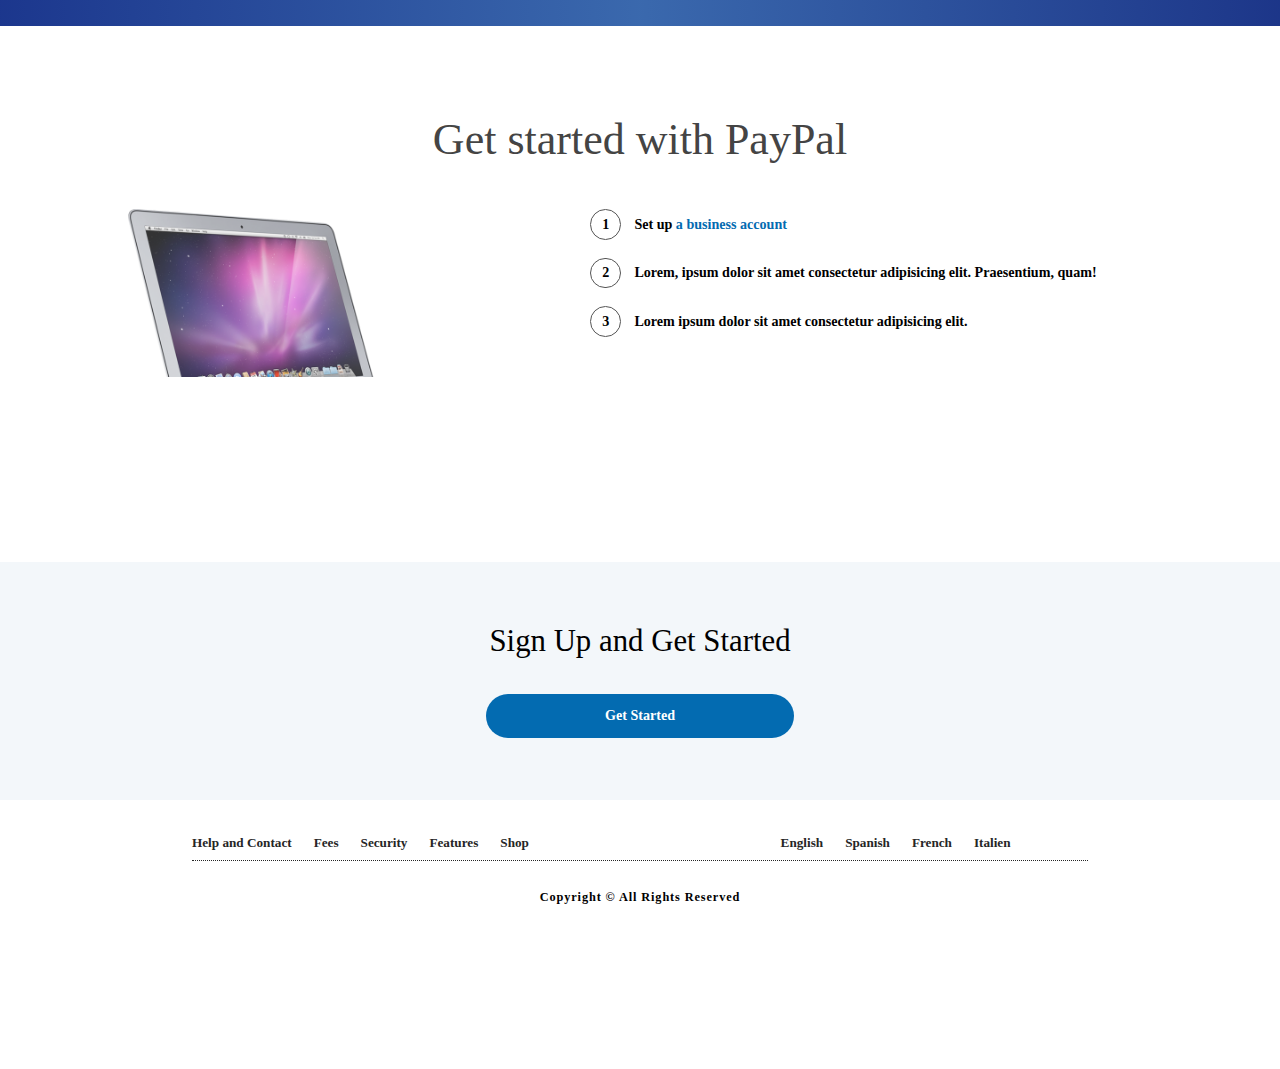
<file: paypal-clone/index.html>
<!DOCTYPE html>
<html lang="en">
<head>
  <meta charset="UTF-8">
  <meta http-equiv="X-UA-Compatible" content="IE=edge">
  <meta name="viewport" content="width=device-width, initial-scale=1.0">
  <title>Send Money, Pay Online, or Set Up a Merchant Account.</title>
  <link rel="stylesheet" href="https://cdnjs.cloudflare.com/ajax/libs/font-awesome/5.15.3/css/all.min.css">
  <link rel="preconnect" href="https://fonts.gstatic.com">
  <link href="https://fonts.googleapis.com/css2?family=Baloo+Da+2:wght@400;500;600;700;800&display=swap" rel="stylesheet">
  <link rel="stylesheet" href="style.css">
</head>
<body>

  <div class="container">
    <div class="front-page">
      <section class="section-1">
        <div class="navbar-wrapper">
          <nav class="navbar">
            <div class="menu">
              <div class="menu-icon">
                <div class="line line-1"></div>
                <div class="line line-2"></div>
                <div class="line line-3"></div>
              </div>
              <span>Menu</span>
            </div>

            <div class="navbar-logo logo">
              <span class="p-1">P</span>
              <span class="p-2">P</span>
              PayPal
            </div>
            <ul class="nav-list">
              <li class="nav-list-item dropdown-hover">
                <a href="#" class="nav-list-link show-dropdown">Personal<i class="fas fa-chevron-down"></i></a>
                <ul class="nav-dropdown nav-dropdown-personal">
                  <li class="nav-dropdown-item dropdown-heading">
                    <a href="#" class="dropdown-heading-link">
                      <i class="fas fa-chevron-down"></i> Personal
                    </a>
                  </li>
                  <li class="nav-dropdown-item">
                    <a href="#" class="nav-dropdown-link-1">How PayPal works</a>
                    <a href="#" class="nav-dropdown-link-2">What can you do with a personal account</a>
                  </li>
                  <li class="nav-dropdown-item">
                    <a href="#" class="nav-dropdown-link-1">Pay online</a>
                    <a href="#" class="nav-dropdown-link-2">Online payment without borders</a>
                  </li>
                  <li class="nav-dropdown-item">
                    <a href="#" class="nav-dropdown-link-1">Send payments</a>
                    <a href="#" class="nav-dropdown-link-2">Send payments abroud</a>
                  </li>
                  <li class="nav-dropdown-item">
                    <a href="#" class="nav-dropdown-link-1">Search for deals</a>
                    <a href="#" class="nav-dropdown-link-2">Pay with PayPal and send money</a>
                  </li>
                </ul>
              </li>
              <li class="nav-list-item dropdown-hover">
                <a href="#" class="nav-list-link show-dropdown">Business<i class="fas fa-chevron-down"></i></a>
                <ul class="nav-dropdown nav-dropdown-business">
                  <li class="nav-dropdown-item dropdown-heading">
                    <a href="#" class="dropdown-heading-link">
                      <i class="fas fa-chevron-down"></i> Business
                    </a>
                  </li>
                  <li class="nav-dropdown-item">
                    <a href="#" class="nav-dropdown-link-1">All business solutions</a>
                    <a href="#" class="nav-dropdown-link-2">See our range of products</a>
                  </li>
                  <li class="nav-dropdown-item">
                    <a href="#" class="nav-dropdown-link-1">Accept online payments</a>
                    <a href="#" class="nav-dropdown-link-2">Get paid on your website</a>
                  </li>
                  <li class="nav-dropdown-item">
                    <a href="#" class="nav-dropdown-link-1">Send invoices</a>
                    <a href="#" class="nav-dropdown-link-2">Create and email online invoices</a>
                  </li>
                  <li class="nav-dropdown-item">
                    <a href="#" class="nav-dropdown-link-1">Sell internationally</a>
                    <a href="#" class="nav-dropdown-link-2">PayPal supports your global growth</a>
                  </li>
                </ul>
              </li>
              <li class="nav-list-item">
                <a href="#" class="nav-list-link">Partners and Developers</a>
              </li>
            </ul>
            <div class="navbar-buttons">
              <button class="navbar-btn login-btn login">Login</button>
              <button class="navbar-btn signup-btn signup">Signup</button>
            </div>
          </nav>
        </div>
        <div class="banner">
          <h1 class="banner-heading">We've Got You Covered</h1>
          <p class="banner-paragraph">Lorem ipsum dolor, sit amet consectetur adipisicing elit. Repellat ut non totam, est eligendi voluptate expedita laudantium quos officiis possimus dolorum voluptatum nostrum fugiat nisi.</p>
          <button class="blue-btn">Learn More</button>
        </div>
      </section>

      <section class="section-2">
        <h1 class="section-2-heading">PayPal is for everyone who pays or gets paid</h1>
        <div class="services">
          <div class="service">
            <i class="fas fa-user-tie"></i>
            <h3 class="service-heading">Individuals</h3>
            <p class="service-paragraph">Lorem ipsum dolor sit amet consectetur adipisicing elit. Sapiente, fuga.</p>
            <button class="service-btn">Lern More</button>
          </div>
          <div class="service">
            <i class="fas fa-briefcase"></i>
            <h3 class="service-heading">Businesses</h3>
            <p class="service-paragraph">Lorem ipsum dolor sit amet consectetur adipisicing elit. Sapiente, fuga.</p>
            <button class="service-btn">Lern More</button>
          </div>
          <div class="service">
            <i class="far fa-handshake"></i>
            <h3 class="service-heading">Partners</h3>
            <p class="service-paragraph">Lorem ipsum dolor sit amet consectetur adipisicing elit. Sapiente, fuga.</p>
            <button class="service-btn">Lern More</button>
          </div>
        </div>
      </section>

      <section class="section-3">
        <h1 class="section-3-heading">The world prefers PayPal</h1>
        <div class="features">
          <div class="feature">
            <h3 class="feature-heading">Advanced Protection</h3>
            <p class="feature-paragraph">Lorem ipsum dolor sit amet consectetur adipisicing elit. Cumque suscipit provident doloremque, atque sequi facere repellendus doloribus consectetur tempora commodi dolor sapiente explicabo fugit ab.</p>
          </div>
          <div class="feature">
            <h3 class="feature-heading">Fast Payments</h3>
            <p class="feature-paragraph">Lorem ipsum dolor sit amet consectetur adipisicing elit. Cumque suscipit provident doloremque, atque sequi facere repellendus doloribus consectetur tempora commodi dolor sapiente explicabo fugit ab.</p>
          </div>
          <div class="feature">
            <h3 class="feature-heading">Global Reach</h3>
            <p class="feature-paragraph">Lorem ipsum dolor sit amet consectetur adipisicing elit. Cumque suscipit provident doloremque, atque sequi facere repellendus doloribus consectetur tempora commodi dolor sapiente explicabo fugit ab.</p>
          </div>
          <div class="feature">
            <h3 class="feature-heading">Easy Integration</h3>
            <p class="feature-paragraph">Lorem ipsum dolor sit amet consectetur adipisicing elit. Cumque suscipit provident doloremque, atque sequi facere repellendus doloribus consectetur tempora commodi dolor sapiente explicabo fugit ab.</p>
          </div>
          <div class="feature">
            <h3 class="feature-heading">Simple and Convenient</h3>
            <p class="feature-paragraph">Lorem ipsum dolor sit amet consectetur adipisicing elit. Cumque suscipit provident doloremque, atque sequi facere repellendus doloribus consectetur tempora commodi dolor sapiente explicabo fugit ab.</p>
          </div>
          <div class="feature">
            <h3 class="feature-heading">24/7 Service</h3>
            <p class="feature-paragraph">Lorem ipsum dolor sit amet consectetur adipisicing elit. Cumque suscipit provident doloremque, atque sequi facere repellendus doloribus consectetur tempora commodi dolor sapiente explicabo fugit ab.</p>
          </div>
        </div>
      </section>

      <section class="section-4">
        <h1 class="section-4-heading">Get started with PayPal</h1>
        <div class="section-4-content">
          <div class="section-4-img-wrapper">
            <img src="images/macbook.png">
          </div>
          <ul class="section-4-list">
            <li class="section-4-list-item">
              <span class="number">1</span>
              <span>Set up <a href="#">a business account</a></span>
            </li>
            <li class="section-4-list-item">
              <span class="number">2</span>
              <span>Lorem, ipsum dolor sit amet consectetur adipisicing elit. Praesentium, quam!</span>
            </li>
            <li class="section-4-list-item">
              <span class="number">3</span>
              <span>Lorem ipsum dolor sit amet consectetur adipisicing elit.</span>
            </li>
          </ul>
        </div>
      </section>

      <section class="section-5">
        <div class="section-5-top">
          <h2 class="section-5-top-heading">Sign Up and Get Started</h2>
          <button class="blue-btn">Get Started</button>
        </div>
        <footer class="footer">
          <div class="footer-top">
            <ul class="footer-list">
              <li><a href="#">Help and Contact</a></li>
              <li><a href="#">Fees</a></li>
              <li><a href="#">Security</a></li>
              <li><a href="#">Features</a></li>
              <li><a href="#">Shop</a></li>
            </ul>
            <ul class="footer-list">
              <li><a href="#">English</a></li>
              <li><a href="#">Spanish</a></li>
              <li><a href="#">French</a></li>
              <li><a href="#">Italien</a></li>
              <li><a href="#"><img src="images/flag.png"></a></li>
            </ul>
          </div>
          <div class="footer-bottom">
            <p class="copyright">Copyright &copy; All Rights Reserved</p>
          </div>
        </footer>
      </section>
    </div>

  </div>

  <script src="script.js"></script>
</body>
</html>
</file>
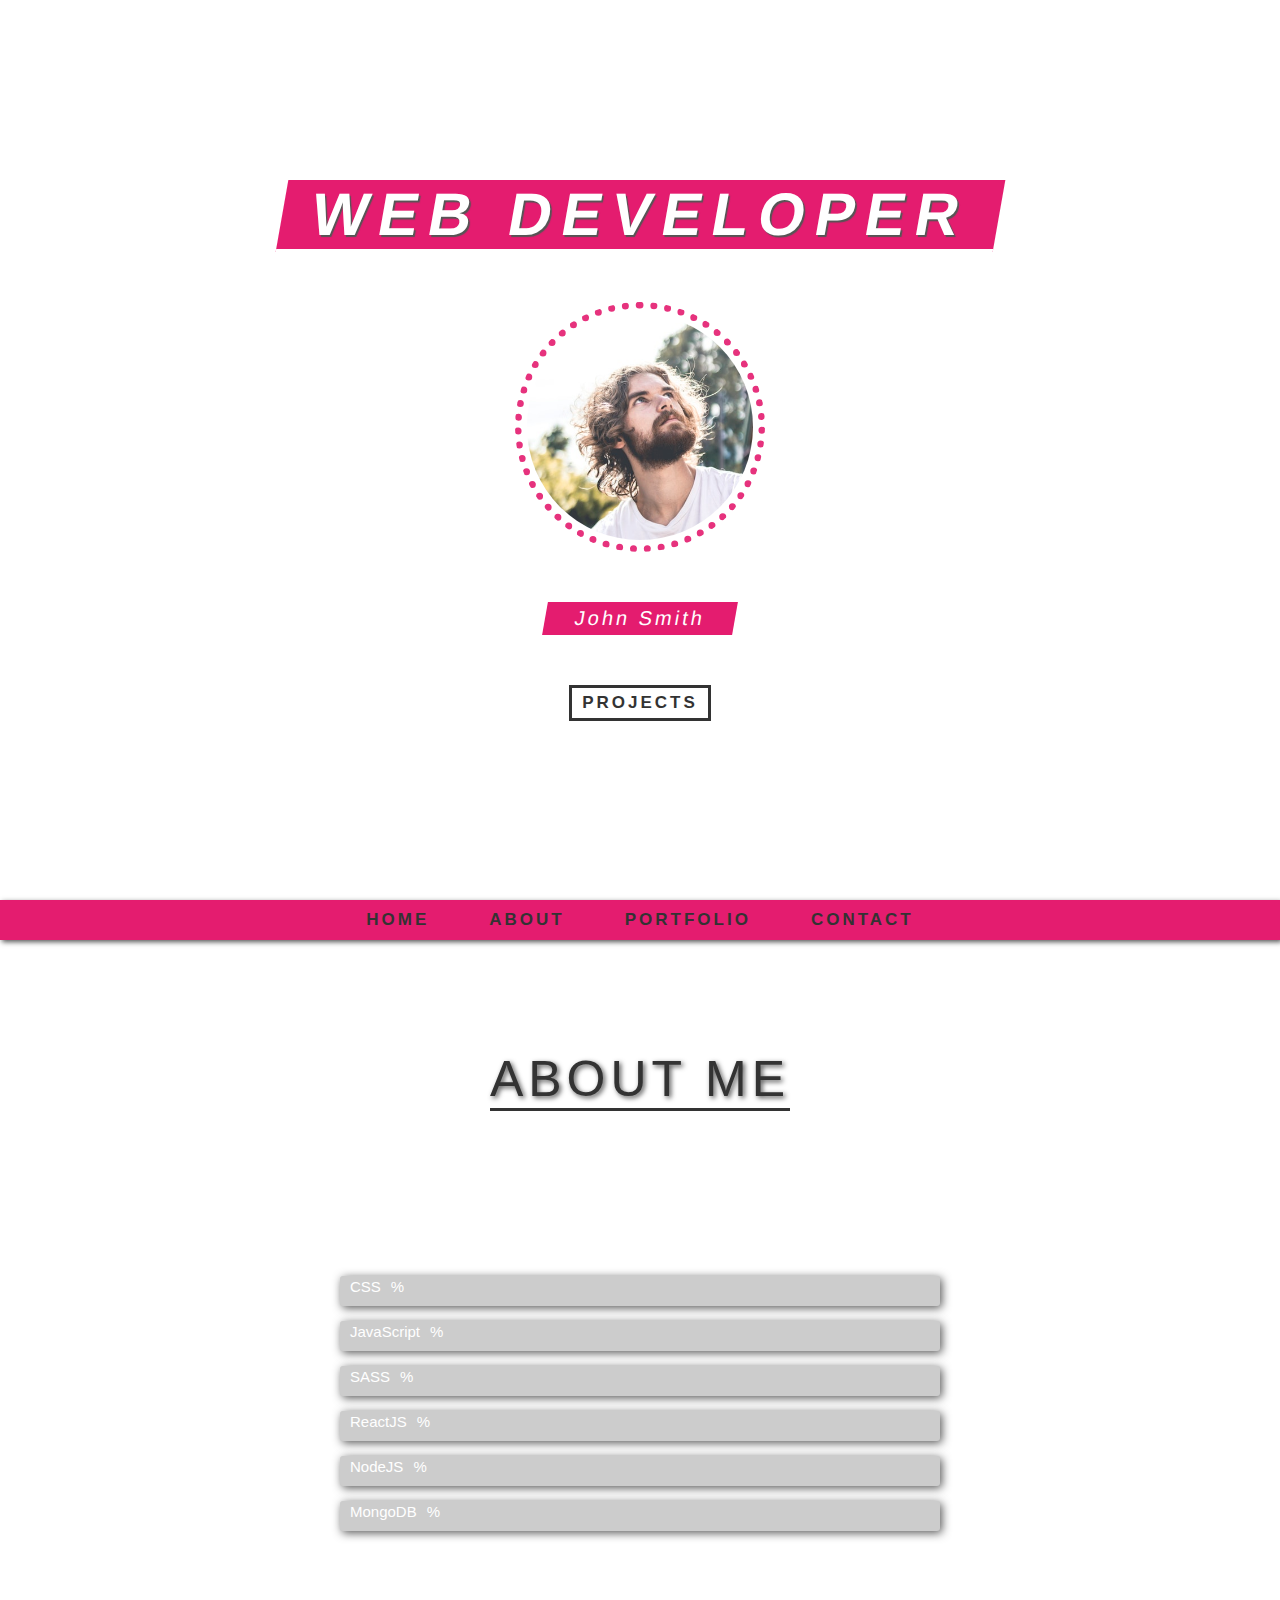
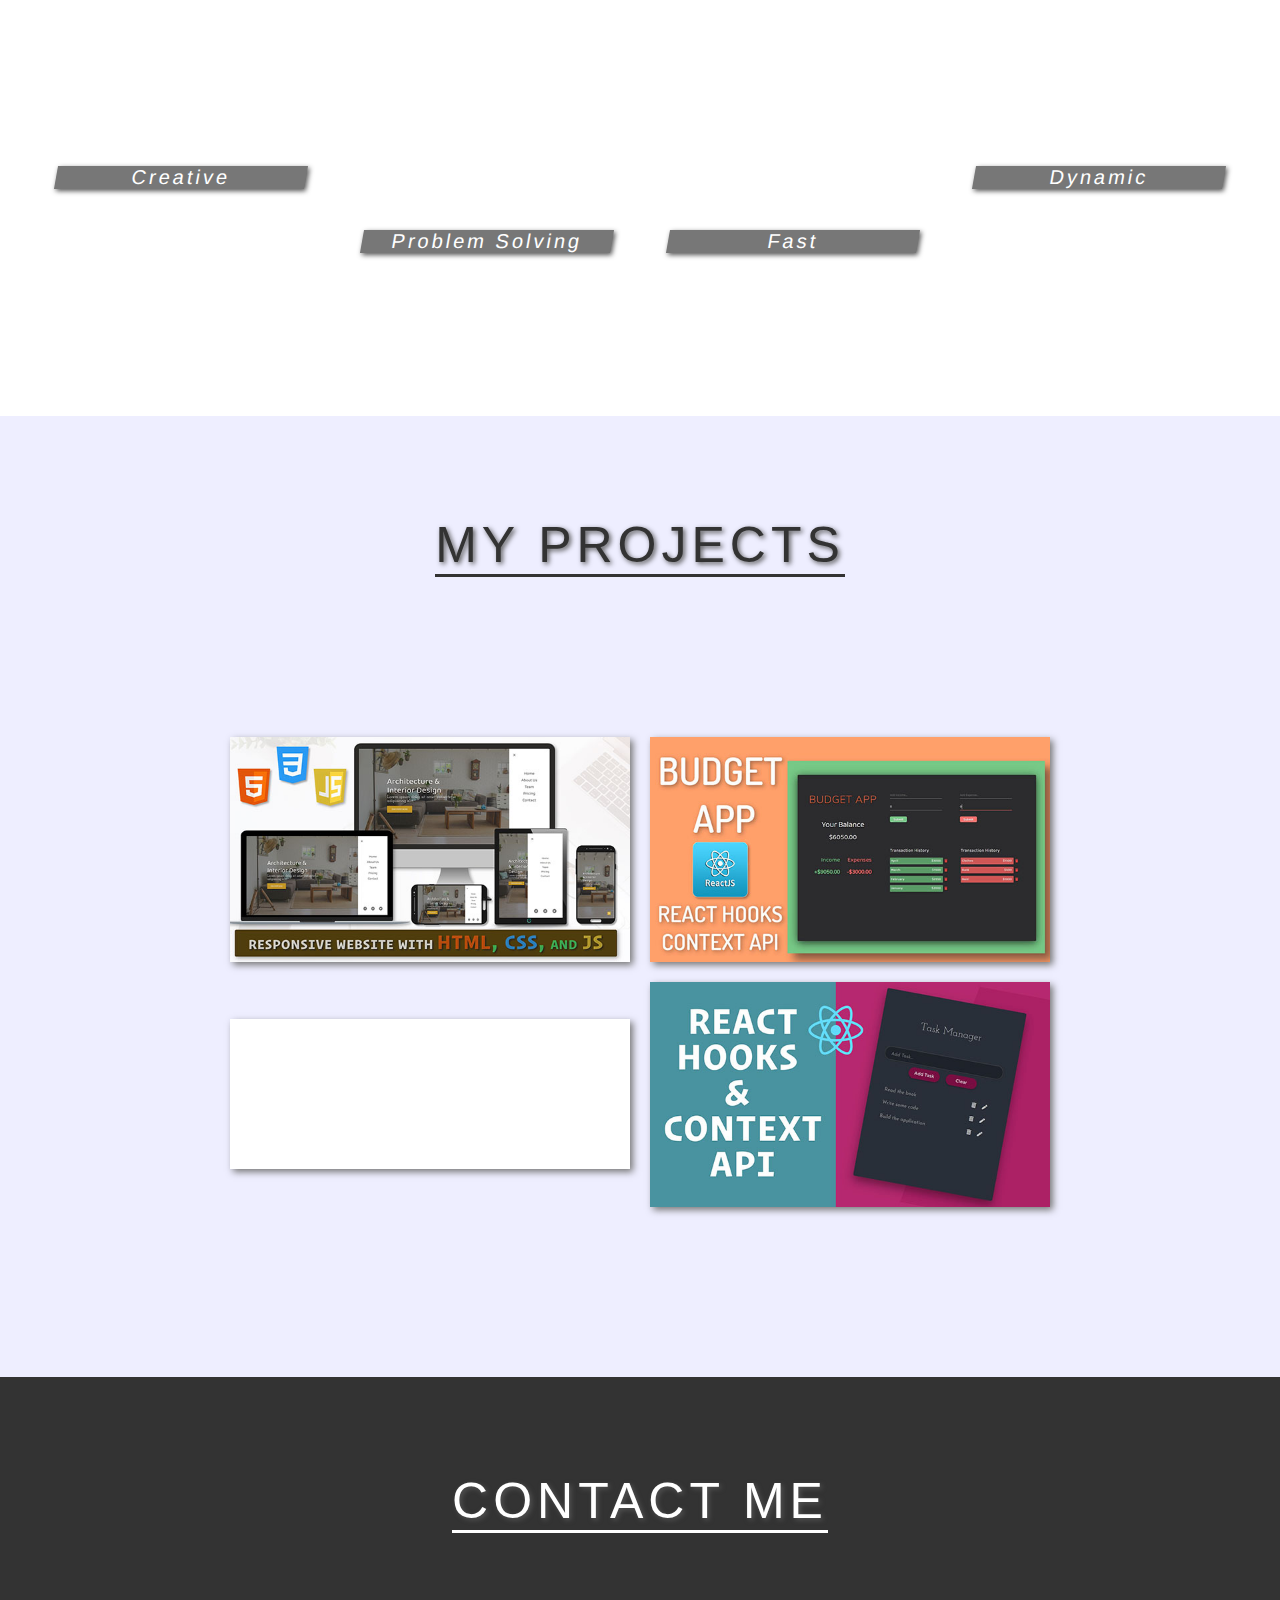
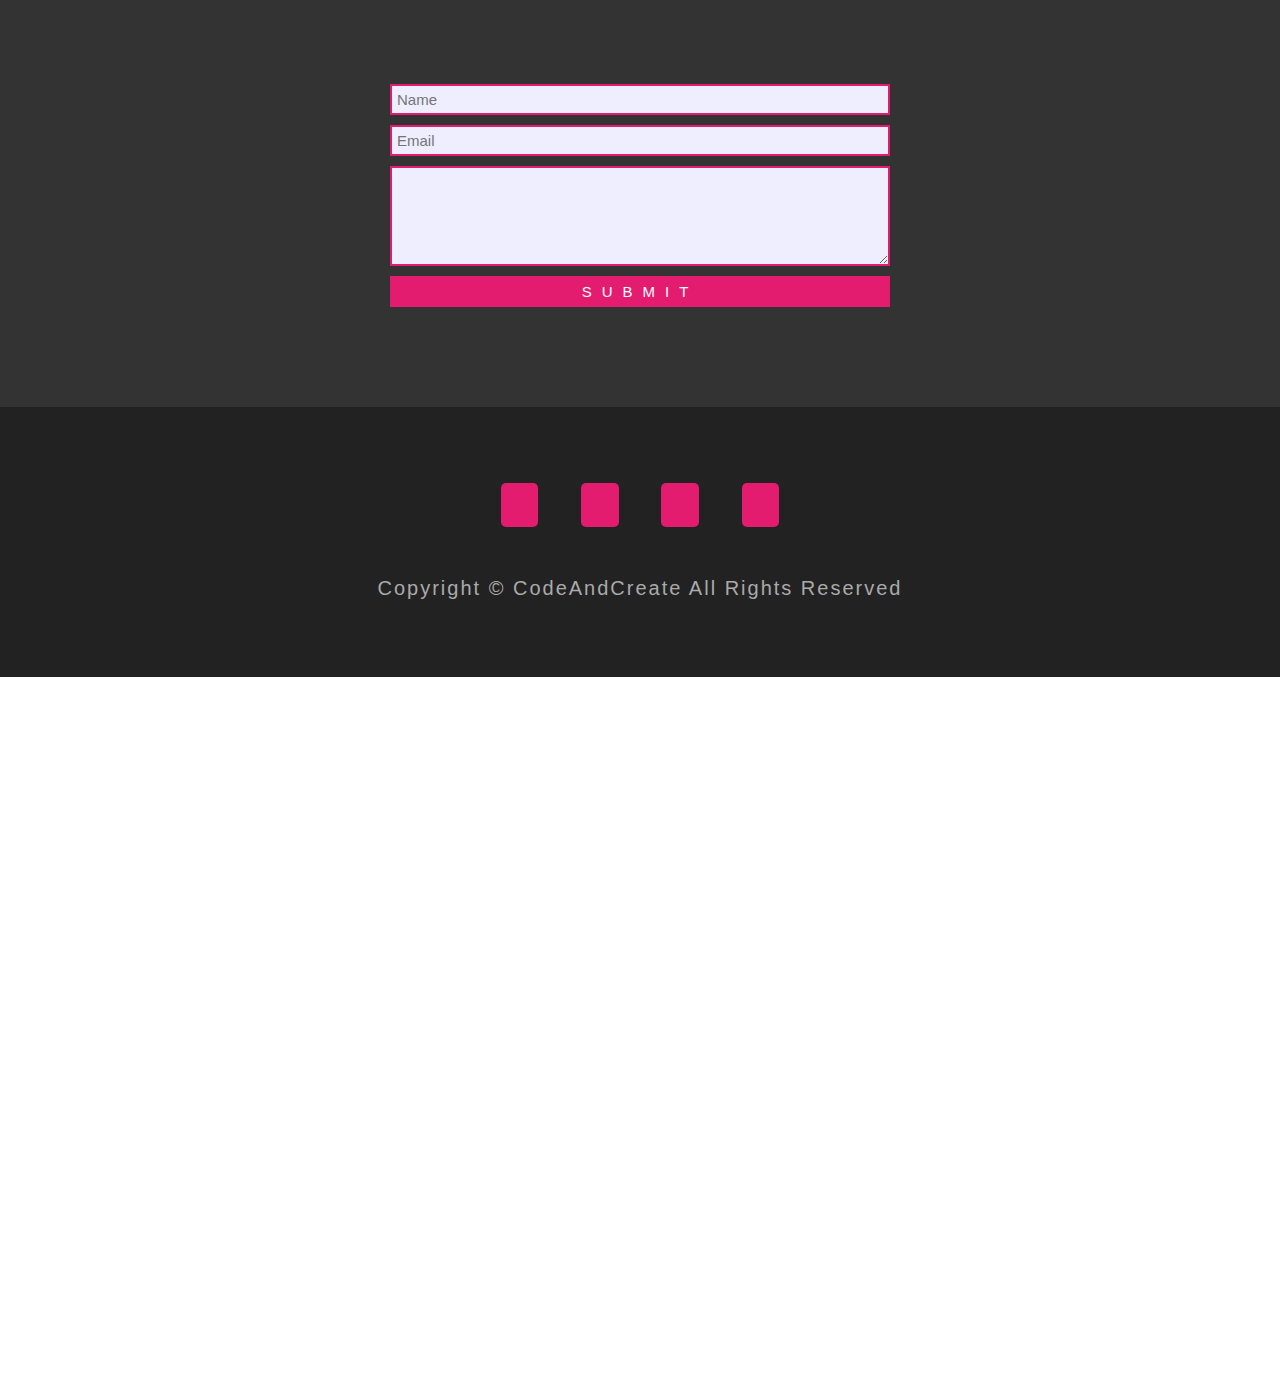
<file: personal-portfolio/index.html>
<!DOCTYPE html>
<html lang="en">
<head>
  <meta charset="UTF-8">
  <meta http-equiv="X-UA-Compatible" content="IE=edge">
  <meta name="viewport" content="width=device-width, initial-scale=1.0">
  <title>Portfolio Website</title>
  <link rel="preconnect" href="https://fonts.gstatic.com">
  <link href="https://fonts.googleapis.com/css2?family=Jost:wght@100;200;300;400;500;600;700;800;900&display=swap" rel="stylesheet">
  <link rel="stylesheet" href="https://cdnjs.cloudflare.com/ajax/libs/font-awesome/5.15.3/css/all.min.css">
  <link rel="stylesheet" href="style.css">
</head>
<body>

  <div class="container">
    <!-- Section 1 -->
    <section class="section-1 center" id="section-1">
      <h1 class="section-1-heading">Web Developer</h1>
      <img src="images/john-smith.jpg" alt="John Smith" class="person-img">
      <h3 class="person-name">John Smith</h3>
      <a href="#section-3" class="section-1-btn">Projects</a>
    </section>
    <!-- End of Section 1 -->

    <!-- Navbar -->
    <nav class="navbar center">
      <a href="#section-1" class="navbar-link">Home</a>
      <a href="#section-2" class="navbar-link">About</a>
      <a href="#section-3" class="navbar-link">Portfolio</a>
      <a href="#section-4" class="navbar-link">Contact</a>
    </nav>
    <!-- End of navbar -->

    <!-- Section 2 -->
    <section class="section-2" id="section-2">
      <h1 class="section-heading section-2-heading">About Me</h1>
      <div class="progress-bars-wrapper">
        <div class="progress-bar">
          <p class="progress-text">CSS<span></span>%</p>
          <div class="progress-percent"></div>
        </div>
        <div class="progress-bar">
          <p class="progress-text">JavaScript<span></span>%</p>
          <div class="progress-percent"></div>
        </div>
        <div class="progress-bar">
          <p class="progress-text">SASS<span></span>%</p>
          <div class="progress-percent"></div>
        </div>
        <div class="progress-bar">
          <p class="progress-text">ReactJS<span></span>%</p>
          <div class="progress-percent"></div>
        </div>
        <div class="progress-bar">
          <p class="progress-text">NodeJS<span></span>%</p>
          <div class="progress-percent"></div>
        </div>
        <div class="progress-bar">
          <p class="progress-text">MongoDB<span></span>%</p>
          <div class="progress-percent"></div>
        </div>
      </div>
      <div class="services">
        <div class="service">
          <i class="far fa-lightbulb"></i>
          <h2 class="service-heading">Creative</h2>
        </div>
        <div class="service">
          <i class="fas fa-cut"></i>
          <h2 class="service-heading">Problem Solving</h2>
        </div>
        <div class="service">
          <i class="fas fa-tachometer-alt"></i>
          <h2 class="service-heading">Fast</h2>
        </div>
        <div class="service">
          <i class="fas fa-rocket"></i>
          <h2 class="service-heading">Dynamic</h2>
        </div>
      </div>
    </section>
    <!-- End of Section 2 -->

    <!-- Section 3 -->
    <section class="section-3" id="section-3">
      <h1 class="section-heading section-3-heading">My Projects</h1>
      <div class="projects-wrapper center">
        <div class="project">
          <div class="project-text">
            <h2 class="project-name">architect website</h2>
            <h4 class="project-technologies">HTML / CCS / JS</h4>
          </div>
          <img src="images/project-1.jpg" class="project-img">
          <a href="https://www.youtube.com/watch?v=3J-EFMzz94g" class="project-link" target="_blank">Go to Video</a>
        </div>
        <div class="project">
          <div class="project-text">
            <h2 class="project-name">budget app</h2>
            <h4 class="project-technologies">React JS</h4>
          </div>
          <img src="images/project-2.jpg" class="project-img">
          <a href="https://www.youtube.com/watch?v=fDffQYs2WB0" class="project-link" target="_blank">Go to Video</a>
        </div>
        <div class="project">
          <div class="project-text">
            <h2 class="project-name">wine house</h2>
            <h4 class="project-technologies">HTML / CCS / JS</h4>
          </div>
          <img src="images/project-3.jpg" class="project-img">
          <a href="https://www.youtube.com/watch?v=jtmuopTpzGE" class="project-link" target="_blank">Go to Video</a>
        </div>
        <div class="project">
          <div class="project-text">
            <h2 class="project-name">task manager</h2>
            <h4 class="project-technologies">React JS</h4>
          </div>
          <img src="images/project-4.jpg" class="project-img">
          <a href="https://www.youtube.com/watch?v=fqup-BL3VjI" class="project-link" target="_blank">Go to Video</a>
        </div>
        <div class="project">
          <div class="project-text">
            <h2 class="project-name">the road</h2>
            <h4 class="project-technologies">HTML / CCS / JS</h4>
          </div>
          <img src="images/project-5.jpg" class="project-img">
          <a href="https://www.youtube.com/watch?v=qmyN7lYY_xo" class="project-link" target="_blank">Go to Video</a>
        </div>
        <div class="project">
          <div class="project-text">
            <h2 class="project-name">food recipe app</h2>
            <h4 class="project-technologies">React JS</h4>
          </div>
          <img src="images/project-6.jpg" class="project-img">
          <a href="https://www.youtube.com/watch?v=d1vT4kkTCaw" class="project-link" target="_blank">Go to Video</a>
        </div>
        <div class="project">
          <div class="project-text">
            <h2 class="project-name">slideshow</h2>
            <h4 class="project-technologies">HTML / CCS / JS</h4>
          </div>
          <img src="images/project-7.jpg" class="project-img">
          <a href="https://www.youtube.com/watch?v=1qhSSp2q7n4" class="project-link" target="_blank">Go to Video</a>
        </div>
        <div class="project">
          <div class="project-text">
            <h2 class="project-name">hamburger menu</h2>
            <h4 class="project-technologies">HTML / CCS / JS</h4>
          </div>
          <img src="images/project-8.jpg" class="project-img">
          <a href="https://www.youtube.com/watch?v=9Q7wy8r3i8w" class="project-link" target="_blank">Go to Video</a>
        </div>
        <div class="project">
          <div class="project-text">
            <h2 class="project-name">CSS grid menu</h2>
            <h4 class="project-technologies">HTML / CCS / JS</h4>
          </div>
          <img src="images/project-9.jpg" class="project-img">
          <a href="https://www.youtube.com/watch?v=HScySfeSmWc" class="project-link" target="_blank">Go to Video</a>
        </div>
      </div>
    </section>
    <!-- End of Section 3 -->

    <!-- Section 4 -->
    <section class="section-4" id="section-4">
      <h1 class="section-heading section-4-heading">Contact Me</h1>
      <form action="" class="contact-form center">
        <input type="text" placeholder="Name">
        <input type="email" placeholder="Email">
        <textarea placholder="Message"></textarea>
        <input type="submit" value="Submit" class="contact-form-btn">
      </form>
    </section>
    <!-- End of Section 4 -->

    <!-- Section 5 -->
    <footer class="section-5 center">
      <div class="social-media">
        <a href="#none" class="social-media-link">
          <i class="fab fa-github-square"></i>
        </a>
        <a href="#none" class="social-media-link">
          <i class="fab fa-youtube"></i>
        </a>
        <a href="#none" class="social-media-link">
          <i class="fab fa-facebook-square"></i>
        </a>
        <a href="#none" class="social-media-link">
          <i class="fab fa-instagram-square"></i>
        </a>
      </div>
      <p class="copyright">
        Copyright &copy; CodeAndCreate All Rights Reserved
      </p>
    </footer>
    <!-- End of Section 5 -->
  </div>

  <script src="script.js"></script>
</body>
</html>
</file>
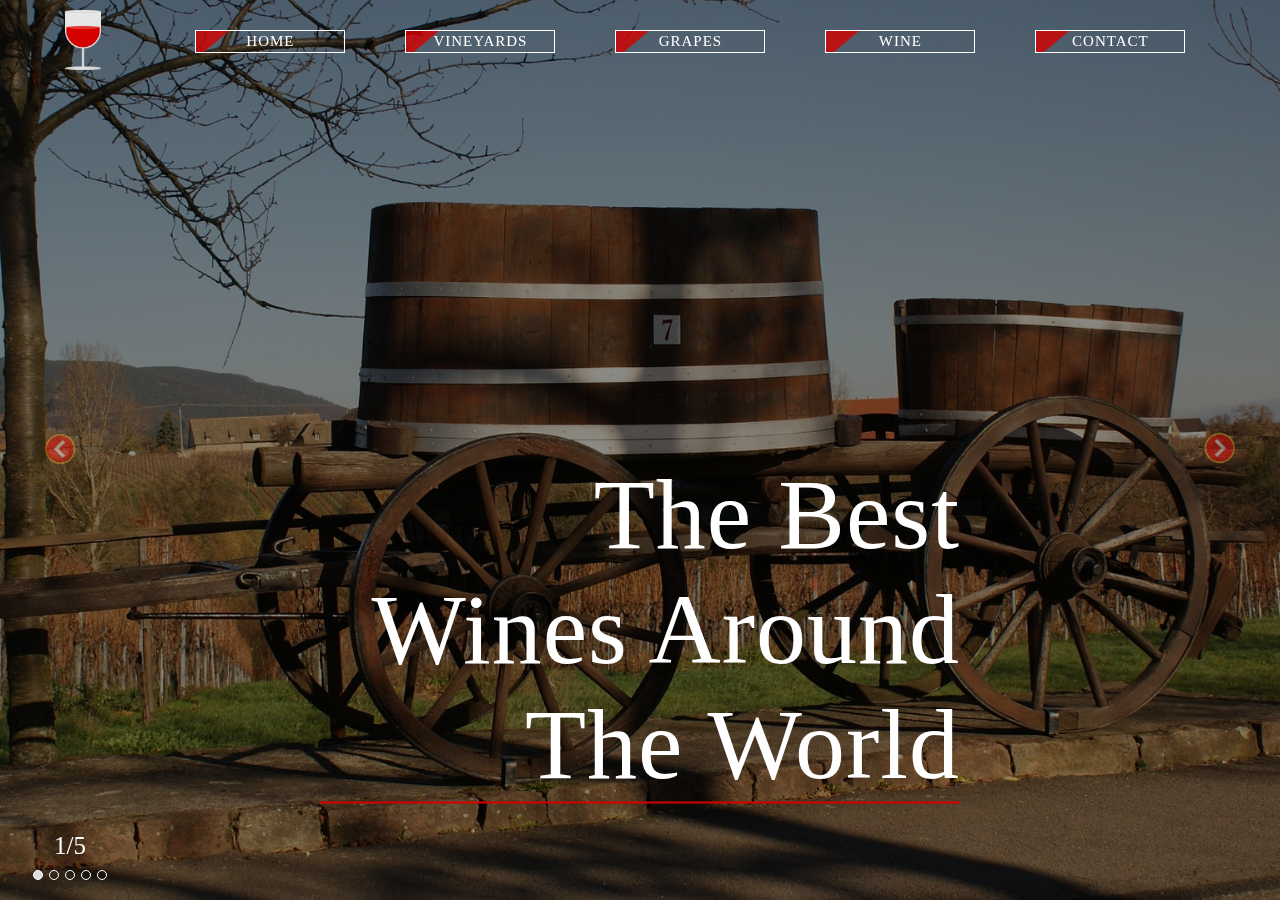
<file: wine-house/index.html>
<!DOCTYPE html>
<html lang="en">
<head>
  <meta charset="UTF-8">
  <meta http-equiv="X-UA-Compatible" content="IE=edge">
  <meta name="viewport" content="width=device-width, initial-scale=1.0">
  <title>Wine House</title>
  <link rel="icon" type="image/png" href="images/logo.png">
  <link rel="stylesheet" href="style.css">
  <link rel="preconnect" href="https://fonts.gstatic.com">
  <link href="https://fonts.googleapis.com/css2?family=Cormorant+Garamond:wght@300;400;500;600&display=swap" rel="stylesheet">
</head>
<body>

  <div class="container">
    <div class="navbar">
      <a href="#" class="logo-link">
        <img src="images/logo.png" alt="Logo" class="logo">
      </a>

      <a href="#" class="menu">
        <div class="menu-line menu-line-1"></div>
        <div class="menu-line menu-line-2"></div>
        <div class="menu-line menu-line-3"></div>
      </a>

      <nav class="nav-list">
        <a href="#" class="nav-link">Home</a>
        <a href="#" class="nav-link">Vineyards</a>
        <a href="#" class="nav-link">Grapes</a>
        <a href="#" class="nav-link">Wine</a>
        <a href="#" class="nav-link">Contact</a>
      </nav>
    </div>

    <button class="page-btn left-btn">
      <img src="images/arrow.png" >
    </button>

    <button class="page-btn right-btn">
      <img src="images/arrow.png">
    </button>

    <div class="progress-wrapper">
      <div class="progress">
        <h2>1/5</h2>
      </div>
      <div class="circles-wrapper">
        <div class="circle circle-1"></div>
        <div class="circle circle-2"></div>
        <div class="circle circle-3"></div>
        <div class="circle circle-4"></div>
        <div class="circle circle-5"></div>
      </div>
    </div>

    <div class="wrapper">
      <section class="section-1">
        <div class="section-wrapper section-1-wrapper">
          <div class="section-1-heading-wrapper">
            <h1 class="section-1-heading">
              The best wines around the world
            </h1>
          </div>
        </div>
      </section>
      <section class="section-2">
        <div class="section-wrapper section-2-wrapper">
          <div class="sale">
            <img src="images/bag.png" alt="Sale Bag" class="sale-bag">
            <button class="sale-btn">order now!</button>
          </div>
          <img src="images/wine-bottle.png" alt="Wine Bottle" class="wine-bottle">
        </div>
      </section>
      <section class="section-3">
        <div class="section-wrapper section-3-wrapper">
          <h1 class="section-3-heading">the best quality</h1>
          <img src="images/frame.png" alt="Grapes Frame" class="frame-img">
          <img src="images/grapes.png" alt="Grapes" class="grapes-img">
        </div>
      </section>
      <section class="section-4">
        <div class="section-wrapper section-4-wrapper">
          <div class="section-4-bg"></div>
          <h1 class="section-4-heading">Newly Released Wines</h1>
          <img src="images/section-4-bg.jpg" alt="New Wines" class="new-wines-img">
        </div>
      </section>
      <section class="section-5">
        <div class="section-wrapper section-5-wrapper">
          <ul class="footer-list">
            <li href="#">Contact</li>
            <li href="#">NY</li>
            <li href="#">5068 Stanly Avenue</li>
            <li href="#">Open Daily</li>
            <li href="#">By Apointment only</li>
          </ul>
          <img src="images/footer-img.png" class="footer-img">
          <ul class="footer-list">
            <li href="#">Connect</li>
            <li href="#">PN 303-658-0044</li>
            <li href="#">MN 107-336-8090</li>
            <li href="#">example@winehouse.com</li>
            <li href="#">Join our mailing list</li>
          </ul>
          <p class="copyright">Copyright &copy; CodeAndCreate. All Rights Reserved</p>
        </div>
      </section>
    </div>
  </div>

  <script src="script.js"></script>
</body>
</html>
</file>
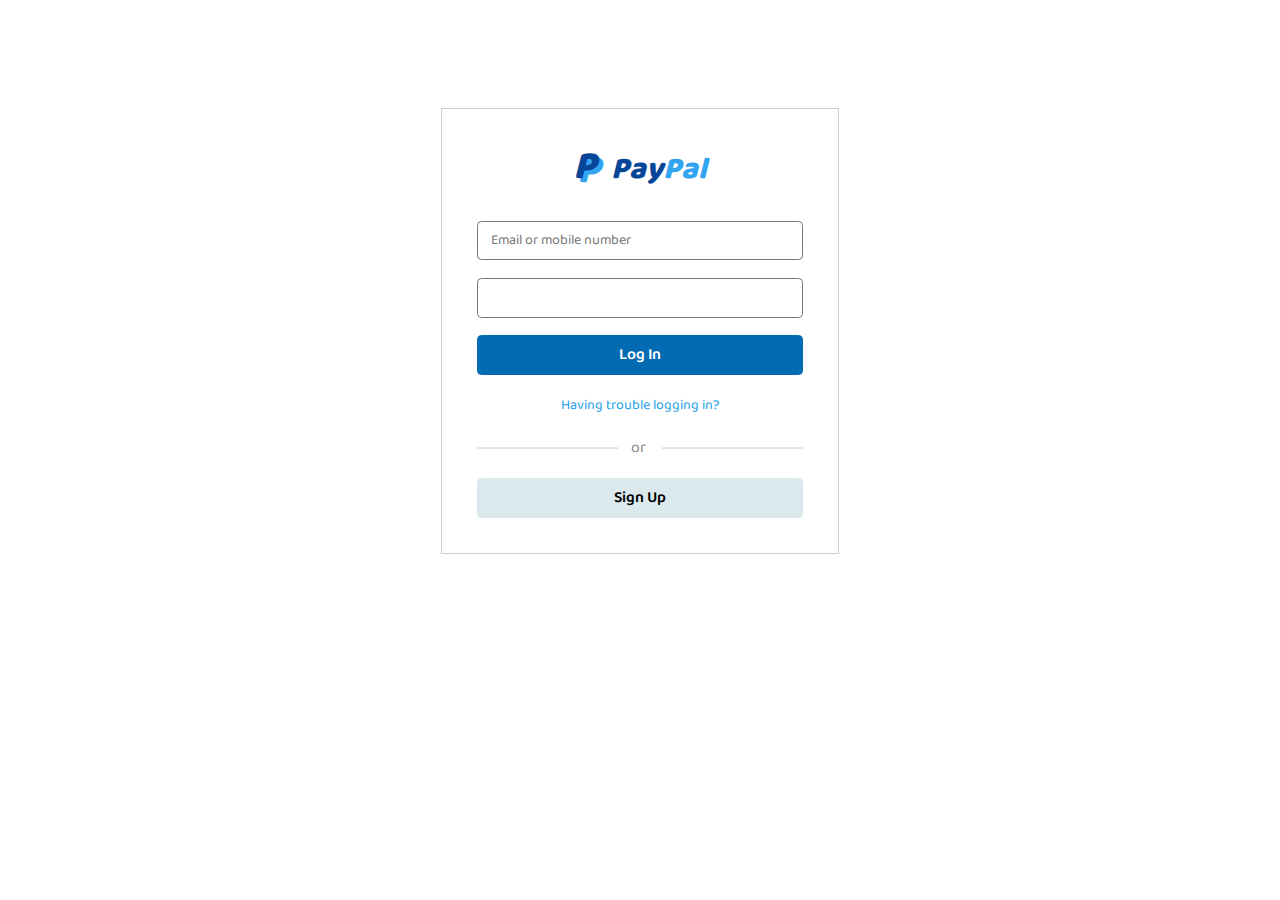
<file: paypal-clone/login.html>
<!DOCTYPE html>
<html lang="en">
<head>
  <meta charset="UTF-8">
  <meta http-equiv="X-UA-Compatible" content="IE=edge">
  <meta name="viewport" content="width=device-width, initial-scale=1.0">
  <title>Log In</title>
  <link rel="stylesheet" href="https://cdnjs.cloudflare.com/ajax/libs/font-awesome/5.15.3/css/all.min.css">
  <link rel="preconnect" href="https://fonts.gstatic.com">
  <link href="https://fonts.googleapis.com/css2?family=Baloo+Da+2:wght@400;500;600;700;800&display=swap" rel="stylesheet">
   <link rel="stylesheet" href="style.css">
</head>
<body>

  <div class="container">
    <div class="login-page">
      <div class="login-page-content">
        <div class="login-page-logo logo">
          <span class="p-1">P</span>
          <span class="p-2">P</span>
          <span>Pay</span><span>Pal</span>
        </div>
        <form action="" class="login-page-form">
          <input type="text" class="form-login-input" placeholder="Email or mobile number">
          <input type="password" class="form-login-input">
          <input type="button" class="form-login-btn link-btn" value="Log In">
          <a href="#" class="form-login-link">Having trouble logging in?</a>
          <span>or</span>
          <input type="button" class="form-signup-btn signup" value="Sign Up">
        </form>
      </div>
    </div>
  </div>

  <script src="script.js"></script>
</body>
</html>
</file>
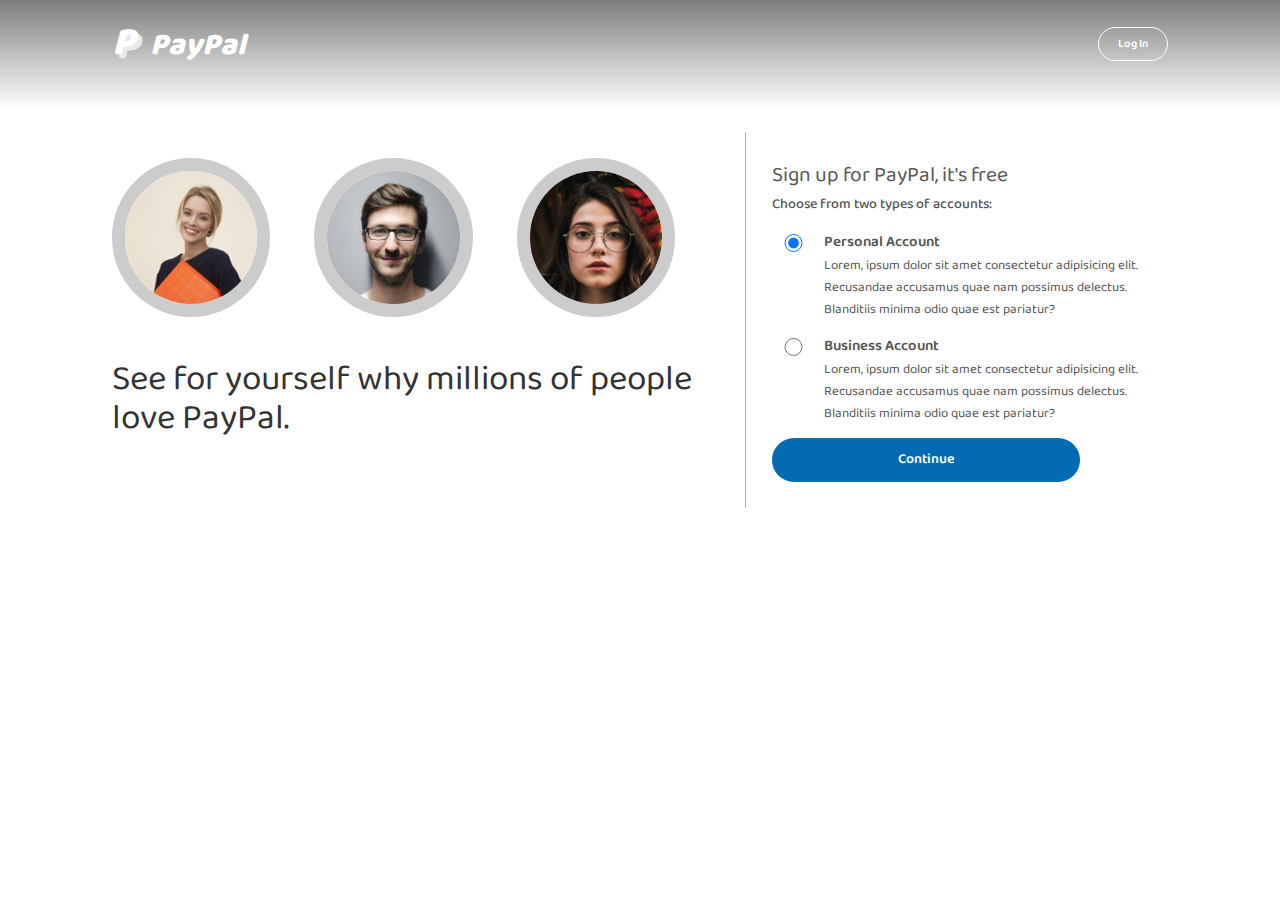
<file: paypal-clone/signup.html>
<!DOCTYPE html>
<html lang="en">
<head>
  <meta charset="UTF-8">
  <meta http-equiv="X-UA-Compatible" content="IE=edge">
  <meta name="viewport" content="width=device-width, initial-scale=1.0">
  <title>Sign Up</title>
  <link rel="stylesheet" href="https://cdnjs.cloudflare.com/ajax/libs/font-awesome/5.15.3/css/all.min.css">
  <link rel="preconnect" href="https://fonts.gstatic.com">
  <link href="https://fonts.googleapis.com/css2?family=Baloo+Da+2:wght@400;500;600;700;800&display=swap" rel="stylesheet">
  <link rel="stylesheet" href="style.css">
</head>
<body>
  <div class="container">

    <div class="signup-page">
      <div class="signup-page-top">
        <div class="signup-page-logo logo">
          <span class="p-1">P</span>
          <span class="p-2">P</span>
          PayPal
        </div>
        <button class="login">Log In</button>
      </div>
      <div class="signup-page-content">
        <div class="signup-page-content-left">
          <div class="content-left-images">
            <img src="images/person-1.jpg">
            <img src="images/person-2.jpg">
            <img src="images/person-3.jpg">
          </div>
          <h1>See for yourself why millions of people love PayPal.</h1>
        </div>
        <div class="signup-page-content-right">
          <h3>Sign up for PayPal, it's free</h3>
          <h4>Choose from two types of accounts:</h4>
          <form class="signup-page-form">
            <div class="input-group">
              <input type="radio" name="checkbox" checked>
              <div class="option">
                <h3>Personal Account</h3>
                <p>Lorem, ipsum dolor sit amet consectetur adipisicing elit. Recusandae accusamus quae nam possimus delectus. Blanditiis minima odio quae est pariatur?</p>
              </div>
            </div>
            <div class="input-group">
              <input type="radio" name="checkbox">
              <div class="option">
                <h3>Business Account</h3>
                <p>Lorem, ipsum dolor sit amet consectetur adipisicing elit. Recusandae accusamus quae nam possimus delectus. Blanditiis minima odio quae est pariatur?</p>
              </div>
            </div>
            <button class="blue-btn">Continue</button>
          </form>
        </div>
      </div>
    </div>

  </div>

  <script src="script.js"></script>
</body>
</html>
</file>
<file: apple-ecommerce/style.css>
@import url('https://fonts.googleapis.com/css2?family=Work+Sans:wght@100;200;300;400;500;600;700;800;900&display=swap');

/* Common Styles */
* {
  margin: 0;
  padding: 0;
  box-sizing: border-box;
  list-style-type: none;
  outline: none;
  text-decoration: none;
  font-family: 'Work Sans', sans-serif;
}

html {
  font-size: 62.5%;
  scroll-behavior: smooth;
}

:root {
  --primary-color: #6edae6;
  --white-color: #fff;
  --black-color: #000;
}

.center {
  display: flex;
  align-items: center;
  justify-content: center;
}
/* End of Common Styles */

/* Section 1 */
.section-1 {
  width: 100%;
  height: 100vh;
  background-color: var(--primary-color);
  display: flex;
  align-items: center;
  justify-content: space-evenly;
  clip-path: polygon(100% 0, 100% 94%, 38% 100%, 0 100%, 0 0);
  position: relative;
}

.logo {
  position: absolute;
  top: 3rem;
  left: 3rem;
}

.logo i {
  font-size: 10rem;
  color: rgba(0, 0, 0, .8);
}

.navbar {
  position: absolute;
  top: 3rem;
  right: 10%;
}

.navbar-link {
  font-size: 2rem;
  display: inline-block;
  margin: 0 3rem;
  color: var(--black-color);
  transition: transform .5s;
}

.navbar-link:hover {
  transform: scale(1.5);
}

/* Cube */
.cube-wrapper {
  perspective: 100rem;
}

.cube {
  width: 30rem;
  height: 55rem;
  transform-style: preserve-3d;
  transform: rotateX(0) rotateY(20deg) rotateZ(0);
  position: relative;
  top: -2rem;
  transition: transform .5s;
}

.cube .front-side,
.cube .back-side {
  width: 100%;
  height: 100%;
  object-fit: contain;
  background-color: #fee;
  position: absolute;
  transform-style: preserve-3d;
  box-shadow:
    inset .1rem .1rem .1rem #ddd,
    inset -.1rem -.1rem .1rem #ddd;
}

.cube .front-side {
  padding: 2.5rem;
  transform: translateZ(5rem);
}

.cube .front-side::before,
.cube .front-side::after {
  content: '';
  width: 100%;
  height: 10rem;
  background-color: #fee;
  position: absolute;
  box-shadow:
    inset .1rem .1rem .1rem #ddd,
    inset -.1rem -.1rem .1rem #ddd;
}

.cube .front-side::before {
  top: 0;
  left: 0;
  transform: rotateX(-90deg);
  transform-origin: top;
}

.cube .front-side::after {
  bottom: 0;
  left: 0;
  transform: rotateX(90deg);
  transform-origin: bottom;
}

.cube .front-side img {
  width: 100%;
  height: 100%;
}

.cube .back-side {
  transform: translateZ(-5rem);
}

.cube .back-side::before,
.cube .back-side::after {
  content: 'iPhone';
  width: 10rem;
  height: 100%;
  background-color: #fee;
  position: absolute;
  display: flex;
  align-items: center;
  justify-content: center;
  font-size: 2rem;
  font-weight: 300;
  color: #ec1919;
  box-shadow:
    inset .1rem .1rem .1rem #ddd,
    inset -.1rem -.1rem .1rem #ddd;
}

.cube .back-side::before {
  top: 0;
  left: 0;
  transform: rotateY(-90deg);
  transform-origin: left;
}

.cube .back-side::after {
  top: 0;
  right: 0;
  transform: rotateY(90deg);
  transform-origin: right;
}

.cube .back-side i {
  font-size: 12rem;
  color: var(--primary-color);
  text-shadow:
    .1rem .1rem .2rem #aaa,
    -.1rem -.1rem .2rem #aaa;
  transform: rotateY(180deg);
}

/* Controls */
.controls {
  position: absolute;
  bottom: -15rem;
  left: 50%;
  transform: translateX(-50%);
  width: 10rem;
  height: 10rem;
  background-color: rgba(0, 0, 0, .9);
  border-radius: 50%;
  border: 1rem solid rgba(0, 0, 0, .8);
}

.controls a {
  position: absolute;
}

.controls a:nth-child(1) {
  top: 0;
  left: 50%;
  transform: translateX(-50%);
}

.controls a:nth-child(2) {
  bottom: 0;
  left: 50%;
  transform: translateX(-50%);
}

.controls a:nth-child(3) {
  top: 50%;
  left: 0;
  transform: translateY(-50%);
}

.controls a:nth-child(4) {
  top: 50%;
  right: 0;
  transform: translateY(-50%);
}

.controls a:nth-child(5) {
  top: 10%;
  right: 10%;
  transform: rotate(45deg);
}

.controls a:nth-child(6) {
  bottom: 10%;
  left: 10%;
  transform: rotate(45deg);
  transition: opacity .5s;
}

.controls a:hover {
  opacity: 1;
}

.controls i {
  font-size: 1.5rem;
  color: var(--primary-color);
  opacity: .5;
}
/* End of Controls */
/* End of Cube */

/* Banner */
.section-1-banner {
  flex-direction: column;
}
.section-1-banner h1 {
  font-size: 13rem;
  font-weight: 300;
  text-transform: uppercase;
  letter-spacing: .5rem;
}

.section-1-banner p {
  font-size: 4rem;
  font-weight: 400;
  letter-spacing: .1rem;
  margin: 6rem 0 4rem 0;
}

.section-1-banner span {
  font-size: 3rem;
  margin-bottom: 5rem;
}

.section-1-banner button {
  padding: 2rem 4rem;
  font-size: 2rem;
  background-color: var(--black-color);
  color: var(--primary-color);
  font-weight: 400;
  letter-spacing: .1rem;
  border: none;
  border-radius: .5rem;
  cursor: pointer;
  clip-path: polygon(
    50% 0%,
    81% 5%,
    100% 0,
    100% 100%,
    80% 95%,
    50% 100%,
    20% 95%,
    0 100%,
    0 0,
    23% 5%
  );
  transition: clip-path .5s;
}

.section-1-banner button:hover {
  clip-path: polygon(
    40% 15%,
    77% 15%,
    100% 10%,
    100% 90%,
    75% 85%,
    40% 85%,
    30% 100%,
    0 50%,
    0 50%,
    30% 0
  );
}
/* Banner */

/* Slideshow */
.slideshow {
  width: 100%;
  height: 100%;
  position: absolute;
  top: 0;
  left: 0;
  z-index: -1;
}

.slideshow div {
  width: 100%;
  height: 100%;
  position: absolute;
  background-size: cover;
  background-position: center;
  background-repeat: no-repeat;
  opacity: 0;
  transition: opacity 5s;
}

.slideshow div.change {
  opacity: 1;
}
/* End of Slideshow */
/* End of Section 1 */

/* Section 2 */
.section-2 {
  width: 100%;
  height: 120vh;
  padding: 10vh 0;
  display: flex;
  flex-direction: column;
  align-items: center;
  justify-content: space-around;
}

/* Section 2 Heading */
.section-2-heading {
  font-size: 10rem;
  font-weight: 200;
  color: var(--black-color);
  position: relative;
  margin-bottom: 5rem;
}

.section-2-heading::before {
  content: '';
  width: 130%;
  height: 30vw;
  background-image: linear-gradient(var(--primary-color), var(--white-color));
  position: absolute;
  top: 0;
  left: 0;
  transform: skewX(-50deg);
  transform-origin: left top;
  z-index: -1;
  border-radius: 1rem;
}
/* End of Section 2 Heading */

/* Section 2 Images */
.iphones {
  height: 60vh;
  width: 50vw;
  background-image: linear-gradient(var(--primary-color), var(--white-color));
  border-radius: .5rem;
}

.iphones img {
  width: inherit;
  height: inherit;
  object-fit: contain;
  position: absolute;
  transition: opacity 3s;
}

.iphones .iphone-img-2 {
  opacity: 0;
}

.iphones:hover .iphone-img-1 {
  opacity: 0;
}

.iphones:hover .iphone-img-2 {
  opacity: 1;
}
/* End of Section 2 Images */

/* iPhone Buttons */
.iphone-btns {
  display: flex;
}

.iphone-btn {
  width: 6rem;
  height: 6rem;
  background-image: linear-gradient(to right, rgb(51, 51, 51) 60%, rgb(82, 82, 82));
  margin: 0 3rem;
  border-radius: 50%;
  position: relative;
}

.iphone-btn::after {
  content: '';
  width: 50%;
  height: 50%;
  display: block;
  border: 1px solid #6edae6;
  border-radius: 1rem;
}

.iphone-btn span {
  position: absolute;
  top: -3rem;
  font-size: 1.6rem;
  font-weight: 400;
  text-transform: uppercase;
  letter-spacing: .1rem;
  color: var(--primary-color);
  width: max-content;
  transform: scale(0);
  transition: transform .5s;
}

.iphone-btn:hover span {
  transform: scale(1);
}
/* End of iPhone Buttons */
/* End of Section 2 */

/* Section 3 */
.section-3 {
  width: 100%;
  height: 100%;
  background-color: var(--black-color);
  flex-direction: column;
  padding: 15rem 0;
  clip-path: polygon(
    68% 0, 100% 0, 100% 97%,
    38% 100%, 0 100%, 0 3%
  );
}

.section-3-heading {
  font-size: 10rem;
  font-weight: 200;
  color: var(--primary-color);
  margin-bottom: 15rem;
}

/* Section 3 Content */
.section-3-content {
  width: 80%;
  flex-direction: column;
  perspective: 1000rem;
  position: relative;
}

.section-3-content img {
  width: inherit;
}

.macbook-img-1 {
  transform: rotateX(-80deg);
  transform-origin: bottom;
}

.change .macbook-img-1 {
  transform: rotateX(0);
  transition: transform 3s;
}

/* Section 3 Loading */
.loading-wrapper {
  position: absolute;
  top: 6%;
  width: 60%;
  height: 85%;
  background:
    linear-gradient(rgba(255, 255, 255, .6), rgba(255, 255, 255, .6)),
    url(images/MacBook/macbook-1-desktop.png) center no-repeat;
  z-index: -1;
  opacity: 0;
}

.change .loading-wrapper {
  opacity: 1;
  transition: opacity 1s 2s;
}

.progress-bar {
  width: 22rem;
  height: .3rem;
  background-color: #888;
  border-radius: 5rem;
  position: relative;
}

.progress-bar::after {
  content: '';
  position: absolute;
  top: 0;
  left: 0;
  width: 0;
  height: 100%;
  background-color: var(--white-color);
}

.change .progress-bar::after {
  width: 100%;
  transition: width 1s 3s;
}

/* End of Section 3 Loading */

/* Section 3 Info */
.macbook-info {
  position: absolute;
  width: 70rem;
  text-align: center;
  opacity: 0;
}

.change .macbook-info {
  opacity: 1;
  transition: opacity 1s 6s;
}

.loading {
  width: 100%;
  height: 100%;
  position: absolute;
  top: 0;
  left: 0;
  background-color: var(--black-color);
  flex-direction: column;
}

.change .loading {
  opacity: 0;
  transition: opacity 1s 5s;
}

.loading i {
  font-size: 10rem;
  color: var(--white-color);
  margin-bottom: 2rem;
}

.macbook-info-heading {
  font-size: 6rem;
  font-weight: 400;
  color: var(--primary-color);
}

.macbook-price {
  font-size: 2.5rem;
  font-weight: 200;
  margin: 3rem 0;
}

.macbook-btn {
  width: 25rem;
  height: 5rem;
  background-image: linear-gradient(#ddd, #fff);
  border: none;
  border-radius: .5rem;
  box-shadow:
    .1rem .1rem .1rem #fff,
    -.1rem -.1rem .1rem #fff;
  font-size: 1.5rem;
  font-weight: 500;
  letter-spacing: .2rem;
  color: var(--primary-color);
  cursor: pointer;
}
/* End of Section 3 Info */
/* End of Section 3 Content */
/* End of Section 3 */

/* Section 4 */
.section-4 {
  height: 140vh;
  padding: 20vh 0;
  flex-direction: column;
  position: relative;
}

/* Section 4 Watches */
.watches {
  position: relative;
  width: 100%;
  height: 100%;
  overflow: hidden;
}

.watches > div {
  position: absolute;
}

/* Watch Bands */
.watch-bands {
  transition: margin-right 1s;
}

.watch-band-img {
  width: 35rem;
  height: 35rem;
  object-fit: contain;
}
/* End of Watch Bands */

/* Watch Cases */
.watch-cases {
  flex-direction: column;
  transition: margin-top 1s;
}

.watch-case-img {
  width: 35rem;
  height: 35rem;
  object-fit: contain;
}
/* End of Watch Cases */
/* End of Section 4 Watches */

/* Watch Controls */
.watch-control {
  position: absolute;
  width: 4rem;
  height: 4rem;
  background-color: rgba(221, 221, 221, .4);
  border-radius: 5rem;
}

.hide-control {
  opacity: 0;
  visibility: hidden;
}

.watch-control i {
  font-size: 3rem;
  color: var(--primary-color);
}

.watch-top-control {
  top: 22vh;
  left: 50%;
  transform: translateX(-50%);
}

.watch-right-control {
  top: 50%;
  right: 2rem;
  transform: translateY(-50%);
}

.watch-bottom-control {
  left: 50%;
  bottom: 20vh;
  transform: translateX(-50%);
}

.watch-left-control {
  top: 50%;
  left: 2rem;
  transform: translateY(-50%);
}

/* Watch Button */
.watch-btn {
  position: absolute;
  bottom: 30vh;
  right: 35%;
  width: 13rem;
  height: 5rem;
  background-color: var(--black-color);
  color: var(--primary-color);
  border: .1rem dashed var(--white-color);
  border-radius: 4rem;
  font-size: 1.6rem;
  font-weight: 200;
  cursor: pointer;
}
/* End of Watch Button */
/* End of Watch Controls */
/* End of Section 4 */

/* Section 5 */
.section-5 {
  width: 100%;
  height: 100vh;
}
/* Section 5 Content */
.airpods {
  width: 90%;
  height: 80%;
  display: flex;
  position: relative;
}

/* Section 5 Heading */
.section-5-heading {
  position: absolute;
  top: 0;
  left: 50%;
  transform: translateX(-50%);
  font-size: 15rem;
  font-weight: 300;
  color: var(--white-color);
  text-shadow: .1rem .1rem 0 #999;
}
/* Section 5 Heading */

/* Section 5 Images */
.airpods img {
  width: 50%;
  height: 100%;
  object-fit: contain;
}

.airpods-img-2 {
  background-color: var(--primary-color);
}
/* End of Section 5 Images */

/* AirPods Buttons */
.airpods-buttons {
  position: absolute;
  top: 50%;
  left: 50%;
  transform: translate(-50%, -50%);
  margin-top: 5rem;
}

.airpods-btn {
  width: 15rem;
  height: 4rem;
  background-color: var(--primary-color);
  margin: 0 2rem;
  border: none;
  border-radius: .5rem;
  color: var(--white-color);
  cursor: pointer;
}

.airpods-btn:last-child {
  background-color: var(--white-color);
  color: var(--primary-color);
}
/* End of AirPods Buttons */
/* End of Section 5 Content */
/* End of Section 5 */

/* Section 6 */
.section-6 {
  width: 100%;
  height: 40vh;
  position: relative;
}

.icon-link {
  margin: 0 5rem;
}

.icon-link img {
  width: 10rem;
}

.copyright {
  position: absolute;
  bottom: 5rem;
  font-size: 1.5rem;
  letter-spacing: .1rem;
}
/* Section 6 */

/* Responsive */
@media (max-width: 1500px) {
  html {
    font-size: 45%;
  }
}

@media (max-width: 1100px) {
  html {
    font-size: 40%;
  }
  .navbar-link {
    font-weight: 700;
  }
  .section-1-banner h1 {
    font-size: 8rem;
  }
  .section-1-banner p {
    font-size: 3rem;
  }
  .watch-btn {
    right: 25%;
  }
}

@media (max-width: 900px) {
  .section-3-content {
    width: 90%;
  }
  .loading-wrapper {
    width: 70%;
  }
  .loading i {
    font-size: 6rem;
  }
  .section-5-heading {
    font-size: 12rem;
  }
}

@media (max-width: 700px) {
  .logo {
    top: 0;
    left: 2rem;
  }
  .logo i {
    font-size: 8rem;
  }
  .controls {
    display: none;
  }
  .cube-wrapper {
    opacity: .7;
  }
  .cube {
    top: 3rem;
  }
  .section-1-banner {
    position: absolute;
  }
  .section-1-banner h1 {
    position: relative;
    left: -5rem;
  }
  .section-1-banner h1::first-letter {
    visibility: hidden;
    opacity: 0;
  }
  .section-1-banner button:hover {
    clip-path: polygon(
      50% 0%,
      81% 5%,
      100% 0,
      100% 100%,
      80% 95%,
      50% 100%,
      20% 95%,
      0 100%,
      0 0,
      23% 5%
    );
  }
  .iphones {
    height: 70vh;
    width: 70vw;
  }
  .watch-btn {
    right: 15%;
  }
  .airpods-img-1 {
    display: none;
  }
  .airpods .airpods-img-2 {
    width: 100%;
  }
  .airpods-btn {
    background-color: var(--white-color);
    color: var(--primary-color);
    box-shadow: .1rem .1rem .1rem #ddd;
  }
  .icon-link {
    margin: 0 2rem;
  }
}

@media (max-width: 550px) {
  .navbar-link {
    margin: 0 1.5rem;
  }
  .section-2-heading {
    font-size: 8rem;
  }
  .section-3-heading {
    font-size: 8rem;
  }
  .macbook-info-heading {
    font-size: 5rem;
  }
  .macbook-btn {
    width: 15rem;
    height: 3rem;
    font-size: 1.3rem;
  }
  .airpods-buttons {
    width: 50rem;
    text-align: center;
  }
  .icon-link img {
    width: 8rem;
  }
}

@media (max-width: 450px) {
  html {
    font-size: 35%;
  }
  .logo {
    top: 10rem;
    left: 50%;
    transform: translateX(-50%);
  }
  .navbar {
    left: 50%;
    transform: translateX(-50%);
    width: max-content;
  }
  .section-1-banner p {
    text-align: center;
  }
  .iphones {
    width: 75vw;
  }
  .section-3-heading {
    font-size: 6rem;
  }
  .macbook-info {
    width: 40rem;
  }
  .macbook-info-heading {
    font-size: 3rem;
  }
  .macbook-price {
    font-size: 2rem;
    font-weight: 300;
  }
  .watch-btn {
    right: 5%;
  }
  .icon-link img {
    width: 6rem;
  }
}
/* End of Responsive */
</file>
<file: creative-design/style.css>
/* Common Styles */
@import url('https://fonts.googleapis.com/css2?family=Bellota+Text:wght@300;400;700&family=Monoton&display=swap');

* {
  margin: 0;
  padding: 0;
  box-sizing: border-box;
  text-decoration: none;
  list-style-type: none;
  outline: none;
  font-family: 'Bellota Text', cursive;
  font-weight: 400;
}

html {
  font-size: 62.5%;
  scroll-behavior: smooth;
}

.container {
  width: 100%;
  overflow-x: hidden;
}

.section-heading {
  font-size: 10rem;
  font-weight: bold;
  text-transform: uppercase;
  color: #999;
  text-align: center;
  opacity: .1;
  text-shadow: 2rem 2rem 4rem #aaa;
}
/* End of Common Styles */

/* Section 1 */
.section-1 {
  width: 100%;
  height: 100vh;
  background-color: #fff;
  position: relative;
}

.floating-bg {
  width: 150vw;
  height: 150vw;
  background-color: rgba(50, 231, 255, .8);
  position: absolute;
  top: -125vw;
  left: calc(50% - 75vw);
  border-radius: 45%;
  animation: rotate 30s infinite;
}
.floating-bg::before {
  content: '';
  width: 100%;
  height: 100%;
  background-color: rgba(50, 231, 255, .1);
  position: absolute;
  top: 0;
  left: 0;
  border-radius: 40%;
  animation: rotate 30s infinite;
}

@keyframes rotate {
  0% {
    transform: rotate(0);
  }
  100% {
    transform: rotate(360deg);
  }
}

.navbar {
  position: relative;
  z-index: 20;
  top: 4rem;
  display: flex;
  justify-content: space-evenly;
}

.navbar-link {
  font-size: 2.2rem;
  font-weight: 700;
  letter-spacing: .2rem;
  color: #fff;
  width: 1.5rem;
  word-wrap: break-word;
  text-align: center;
  transition: all .5s;
}

.navbar-link:hover {
  width: 15rem;
  background-color: rgba(255, 255, 255, .2);
  transition: all 2.5s;
}

.section-1-heading {
  font-size: 8rem;
  font-family: 'Monoton', cursive;
  position: absolute;
  top: 18vw;
  left: 50%;
  transform: translateX(-50%);
  text-shadow: .3rem .3rem .3rem #888;
  color: #fff;
  background-color: #fff;
  width: 85rem;
  text-align: center;
  padding: .8rem 1.6rem;
  border-radius: .8rem;
  opacity: .9;
}

.logo {
  position: absolute;
  top: 70%;
  left: 50%;
  transform: translateX(-50%);
}

.logo i {
  font-size: 15rem;
  color: rgba(50, 231, 255, .8);
  text-shadow:
    .1rem .1rem .2rem #ddd,
    -.1rem -.1rem .2rem #ddd;
}
/* End of Section 1 */

/* Section 2 */
.section-2 {
  width: 100%;
  height: 100vh;
  display: flex;
  flex-direction: column;
  justify-content: space-around;
}

.customers-wrapper {
  display: flex;
  justify-content: space-evenly;
  align-items: center;
  height: 70%;
}

.customer {
  width: 35rem;
  height: 50rem;
  background-color: #eee;
  display: flex;
  flex-direction: column;
  align-items: center;
  border-radius: .5rem;
  padding: 2rem;
  box-shadow:
    1rem 1rem 2rem #ddd,
    -1rem -1rem 2rem #eee;
  transition: box-shadow .5s;
}

.customer:hover {
  box-shadow:
    2rem 2rem 3rem #ddd,
    -2rem -2rem 3rem #eee;
}

.customer:first-child {
  align-self: flex-end;
}

.customer:last-child {
  align-self: flex-start;
}

.fa-quote-left {
  font-size: 4rem;
  color: #f08e0f;
}

.customer-text {
  font-size: 1.8rem;
  margin: 2.5rem 0;
  text-align: justify;
}

.customer-text::first-letter {
  margin-left: 1rem;
}

.customer-rating {
  font-size: 2rem;
  color: #f08e0f;
}

.customer-img {
  width: 10rem;
  height: 10rem;
  object-fit: cover;
  margin: 2rem 0;
  border-radius: 50%;
}

.customer-name {
  font-size: 2rem;
  font-weight: 700;
}
/* End of Section 2 */

/* Section 3 */
.section-3 {
  width: 100%;
  height: 100vh;
  display: flex;
  flex-direction: column;
  justify-content: space-between;
  padding: 5rem 0;
}

.team-wrapper {
  display: flex;
  justify-content: space-evenly;
  align-items: center;
  height: 70%;
}

.team-member {
  width: 35rem;
  background-color: #fffeee;
  padding: 1rem 1rem 2rem 1rem;
  box-shadow:
    1rem 1rem 2rem #ddd,
    -1rem -1rem 2rem #eee;
  position: relative;
  opacity: .7;
  transition: opacity .5s;
}

.team-member:hover {
  opacity: 1;
}

.team-member:first-child {
  align-self: flex-start;
}

.team-member:last-child {
  align-self: flex-end;
}

.team-member-img {
  width: 100%;
  border-radius: .5rem;
}

.team-member-name {
  font-size: 2.3rem;
  font-weight: 700;
  color: #796717;
  margin-top: 2rem;
}

.team-member-name span {
  font-size: 1.7rem;
}

.team-member-skills {
  display: flex;
  justify-content: space-between;
  margin: 1rem 0 2rem 0;
}

.team-member-skills li {
  font-size: 1.5rem;
  color: #505050;
}

.projects-btn {
  background-color: #fab34a;
  color: #fff;
  padding: .5rem 1.5rem;
  border-radius: 5rem;
  font-size: 1.5rem;
  letter-spacing: .2rem;
}

.story {
  width: 100%;
  height: 100%;
  background-color: rgba(253, 69, 69, .9);
  position: absolute;
  top: 0;
  left: 0;
  display: flex;
  flex-direction: column;
  justify-content: center;
  align-items: center;
  padding: 2rem;
  transform: scale(0);
  transform-origin: top right;
  border-radius: 50rem 0 50rem 50rem;
  transition: all .5s;
}

.change.story {
  transform: scale(1);
  border-radius: 0;
}

.story-btn {
  width: 4rem;
  height: 4rem;
  background-color: #222;
  position: absolute;
  top: -1rem;
  right: -1rem;
  border-radius: 5rem;
  display: flex;
  align-items: center;
  padding: .5rem;
  cursor: pointer;
  z-index: 50;
  transition: transform .5s;
}

.change.story-btn {
  transform: rotate(405deg);
}

.story-btn-line {
  width: 100%;
  height: .1rem;
  background-color: #fff;
}

.story-heading {
  font-size: 4rem;
  font-weight: 700;
  color: #fff;
  margin-bottom: 2rem;
}

.story-paragraph {
  font-size: 1.8rem;
  color: #eee;
  text-align: justify;
  letter-spacing: .1rem;
  text-indent: 2rem;
}
/* End of Section 3 */

/* Section 4 */
.section-4 {
  width: 100%;
  height: 130vh;
  display: flex;
  flex-direction: column;
  justify-content: space-around;
  align-items: center;
}

.form-container {
  width: 80%;
  height: 40%;
  background-color: #e5e9ff;
  display: flex;
  align-items: center;
  justify-content: space-evenly;
  box-shadow:
    .3rem .3rem .4rem #ccc,
    -.1rem -.1rem .4rem #ccc;
  border-radius: .5rem;
  perspective: 100rem;
}

.form-img {
  width: 55rem;
  background-color: rgba(50, 231, 255, .8);
  padding: 5rem;
  opacity: .8;
  box-shadow: -3rem 3rem 4rem #aaa;
  border-radius: .5rem;
  transform: rotateY(20deg);
  transition: all .5s;
}

.form-img:hover {
  transform: translateY(-2rem) rotateY(20deg);
  box-shadow: -5rem 5rem 7rem #aaa;
}

.contact-form {
  width: 45rem;
  background-color: #fff;
  display: flex;
  flex-direction: column;
  padding: 3rem;
  border-radius: .5rem;
  box-shadow: 3rem 3rem 4rem #aaa;
  transform: rotateY(-20deg);
  transition: all .5s;
}

.contact-form:hover {
  transform: translateY(-2rem) rotateY(-20deg);
  box-shadow: 5rem 5rem 7rem #aaa;
}

.contact-form input,
.contact-form textarea {
  margin: 1rem;
  padding: 1rem;
  letter-spacing: .1rem;
  border: none;
  border-radius: 2rem;
  box-shadow:
    .1rem .1rem .2rem #ddd,
    -.1rem -.1rem .2rem #ddd;
}

.contact-form textarea {
  max-height: 15rem;
  min-height: 10rem;
  max-width: 100%;
  min-width: 70%;
}

.contact-form input[type="submit"] {
  background-color: rgba(50, 231, 255, .8);
  color: #fff;
  font-weight: bolder;
  letter-spacing: .5rem;
  cursor: pointer;
  transition: background-color .5s;
}

.contact-form input[type="submit"]:hover {
  background-color: #32e7ff;
}

.copyright {
  font-size: 2rem;
  letter-spacing: .2rem;
  color: #444;
  margin-top: 5rem;
}
/* End of section 4 */

.scroll-up-btn {
  width: 5rem;
  height: 5rem;
  background-color: rgba(50, 231, 255, .8);
  position: fixed;
  bottom: 5rem;
  right: 5rem;
  border-radius: 50%;
  font-size: 1.6rem;
  color: #fff;
  display: flex;
  justify-content: center;
  align-items: center;
  transition: background-color .5s;
}

.scroll-up-btn:hover {
  background-color: #32e7ff;
}

/* Responsive */
@media (max-width: 1400px) {
  .floating-bg {
    top: -120vw;
  }
  .section-1-heading {
    font-size: 6rem;
    top: 25vw;
    width: 70rem;
  }
  .navbar-link {
    font-size: 2rem;
  }
  .logo {
    top: 75%;
  }
  .logo i {
    font-size: 10rem;
  }
  .section-heading {
    font-size: 8rem;
    margin-bottom: 10rem;
  }
  .section-2 {
    height: auto;
  }
  .customers-wrapper {
    flex-wrap: wrap;
  }
  .customer {
    margin: 5rem 10rem;
  }

  .section-3 {
    height: auto;
  }
  .team-wrapper {
    flex-wrap: wrap;
  }
  .team-member {
    margin: 5rem 10rem;
  }

  .form-container {
    height: 60%;
  }
  .form-img {
    display: none;
  }
  .contact-form {
    transform: translateY(0);
  }
  .contact-form:hover {
    transform: translateY(-1rem);
  }
  .copyright {
    margin: 5rem 0 4rem 0;
  }
}

@media (max-width: 1150px) {
  .floating-bg {
    top: -110vw;
  }
  .section-1-heading {
    font-size: 5rem;
    top: 30vw;
    width: 60rem;
  }
  .logo i {
    font-size: 9rem;
  }
}

@media (max-width: 950px) {
  .floating-bg {
    top: -100vw;
  }
  .section-1-heading {
    top: 40vw;
  }
  .navbar {
    justify-content: space-around;
  }
}

@media (max-width: 750px) {
  html {
    font-size: 50%;
  }
  .floating-bg {
    top: -90vw;
  }
  .section-1-heading {
    top: 48vw;
  }
  .section-heading {
    margin-bottom: 5rem;
  }
}

@media (max-width: 550px) {
  html {
    font-size: 45%;
  }
  .floating-bg {
    top: -70vw;
  }
  .section-1-heading {
    top: 65vw;
    width: 42rem;
    font-size: 3.5rem;
  }
  .section-heading {
    font-size: 6rem;
  }
  .customer {
    margin: 5rem 0;
  }
  .team-member {
    margin: 5rem 0;
  }
  .section-4 {
    height: auto;
  }
  .form-container {
    background-color: transparent;
    box-shadow: none;
  }
  .contact-form {
    box-shadow: 1rem 1rem 2rem #aaa;
  }
  .contact-form:hover {
    box-shadow: 2rem 2rem 3rem #aaa;
  }
  .copyright {
    font-size: 1.8rem;
    margin: 5rem;
    text-align: center;
  }
  .scroll-up-btn {
    bottom: 2rem;
    right: 2rem;
  }
}
/* End of Responsive */
</file>
<file: foods/style.css>
/* Common Styles */
@import url('https://fonts.googleapis.com/css2?family=Nunito:wght@200;300;400;600;700;800;900&display=swap');

* {
  margin: 0;
  padding: 0;
  box-sizing: border-box;
  text-decoration: none;
  outline: none;
  font-family: 'Nunito', sans-serif;
  font-weight: 400;
}

html {
  font-size: 62.5%;
}

.section-heading {
  font-size: 12rem;
  font-weight: 900;
  color: #fff;
  text-align: center;
  text-transform: capitalize;
  letter-spacing: .5rem;
  text-shadow: .3rem .3rem .3rem #000;
}
/* End of Common Styles */

/* Navbar */
.navbar {
  width: 100%;
  height: 14rem;
  background-color: #000;
  position: fixed;
  top: -14rem;
  z-index: 100;
  display: flex;
  justify-content: center;
  align-items: center;
  box-shadow: .2rem .2rem .2rem #000;
  transition: top .4s;
}

.navbar.change {
  top: 0;
  transition: top .4s .2s;
}

.navbar-link {
  color: #aaa;
  margin: 0 4rem;
  display: flex;
  flex-direction: column;
  justify-content: center;
  align-items: center;
  opacity: 0;
  transition: color .3s, opacity .2s;
}

.change .navbar-link {
  opacity: 1;
}

.change .navbar-link:nth-child(1) {
  transition: opacity .4s .5s, color .3s;
}

.change .navbar-link:nth-child(2) {
  transition: opacity .4s .6s, color .3s;
}

.change .navbar-link:nth-child(3) {
  transition: opacity .4s .7s, color .3s;
}

.change .navbar-link:nth-child(4) {
  transition: opacity .4s .8s, color .3s;
}

.change .navbar-link:nth-child(5) {
  transition: opacity .4s .9s, color .3s;
}

.navbar-link:hover {
  color: #fff;
}

.navbar-link i {
  font-size: 7rem;
}

.navbar-link span {
  font-size: 2.5rem;
  font-weight: 900;
  letter-spacing: .5rem;
  margin-top: .5rem;
}

.menu {
  width: 4rem;
  height: 6rem;
  background-color: #000;
  position: fixed;
  top: 1rem;
  left: 5rem;
  border-radius: 30rem 30rem 15rem 15rem;
  box-shadow:
    .1rem .1rem .1rem #000,
    -.1rem -.1rem .1rem #000;
  cursor: pointer;
  z-index: 100;
  transition: top .4s .2s;
}

.menu.change {
  top: 15rem;
  transition: top .4s;
}

.menu::before {
  content: '';
  width: .3rem;
  height: 15rem;
  background-color: #000;
  position: absolute;
  top: -15rem;
  left: calc(50% - .15rem);
  box-shadow: .1rem 0 .1rem #000;
}

/* End of Navbar */

/* Section 1 */
.section-1 {
  width: 100%;
  height: 100vh;
  background-color: #333;
  display: flex;
  flex-direction: column;
  align-items: center;
  justify-content: space-evenly;
}

.section-1-icons i {
  font-size: 35rem;
  color: #a79a2d;
  position: absolute;
  transform: translate(-50%, -50%) scale(0);
  text-shadow: .2rem .2rem .2rem #000;
  transition: transform .3s;
}

.section-1-icons i.change {
  transform: translate(-50%, -50%) scale(1);
  transition: transform .3s .3s;
}
/* End of section 1 */

/* Section 2 */
.section-2 {
  width: 100%;
  height: 100vh;
  background-color: #222;
  display: flex;
  flex-direction: column;
  justify-content: space-between;
  padding: 10rem 0;
}

.cards-container {
  display: flex;
  justify-content: space-evenly;
}

.card {
  width: 30rem;
  background-color: #a79a2d;
  padding: 4rem;
  display: flex;
  flex-direction: column;
  justify-content: space-between;
  align-items: center;
  box-shadow: 1rem 1rem 1rem #000;
  position: relative;
  transform: rotateY(20deg) skewX(-2deg);
  transition: transform .5s, box-shadow .5s;
}

.card:hover  {
  transform: rotateY(20deg) skewX(-2deg) translateY(-3rem);
  box-shadow: 2rem 2rem 2rem #000;
}

.card::before {
  content: '';
  height: 100%;
  width: 1rem;
  background-color: #817824;
  position: absolute;
  top: 0;
  left: -1rem;
  transform: skewY(45deg);
  transform-origin: right;
  box-shadow: -.1rem -.1rem .1rem #000;
}

.card::after {
  content: '';
  width: 100%;
  height: 1rem;
  background-color: #8f8317;
  position: absolute;
  top: -1rem;
  left: 0;
  transform: skewX(45deg);
  transform-origin: bottom;
  box-shadow: -.1rem -.1rem .1rem #000;
}

.card-img {
  width: 100%;
}
.card-name {
  font-size: 3rem;
  font-weight: 900;
  text-transform: uppercase;
  letter-spacing: .5rem;
  color: #111;
  margin: 2rem 0;
  text-shadow: .15rem .15rem .15rem #000;
}
.card-btn {
  width: 70%;
  background-color: #111;
  color: #888;
  border-radius: 5rem;
  font-size: 1.5rem;
  font-weight: 800;
  letter-spacing: .2rem;
  text-transform: capitalize;
  border: none;
  padding: .5rem 0;
  cursor: pointer;
  box-shadow: -.2rem -.2rem .2rem #000;
}
/* End of section 2 */

/* Section 3 */
.section-3 {
  background-color: #333;
  padding: 5rem 0;
}

.gallery {
  display: flex;
  flex-wrap: wrap;
  align-items: center;
  justify-content: space-evenly;
  margin-top: 10rem;
}

.gallery-link {
  position: relative;
  margin: 4rem 1rem;
}

.gallery-link::before {
  content: '';
  position: absolute;
  top: 2vw;
  left: 80%;
  width: .2rem;
  height: 0;
  background-color: #fff;
  z-index: 10;
  transition: height .5s;
}

.gallery-link:hover::before {
  height: 80%;
}

.gallery-link::after {
  content: '';
  position: absolute;
  top: 30%;
  left: 2rem;
  width: 0;
  height: .2rem;
  background-color: #fff;
  transition: width .5s;
}

.gallery-link:hover::after {
  width: 90%;
}

.food-img {
  width: 24vw;
  height: 15vw;
  object-fit: cover;
  box-shadow:
    .3rem .3rem .1rem #e92929,
    .5rem .5rem .1rem #a2e946,
    .7rem .7rem .1rem #297ce9,
    .9rem .9rem .1rem #e92999;
  transition: all .5s;
}

.gallery-link:hover .food-img {
  box-shadow:
    1rem 1rem .1rem #e92929,
    2rem 2rem .1rem #a2e946,
    3rem 3rem .1rem #297ce9,
    4rem 4rem .1rem #e92999;
  filter: blur(.5rem);
  opacity: .5;
  transform: scale(1.1);
}

.food-name {
  position: absolute;
  top: 3rem;
  left: 3rem;
  font-size: 2rem;
  font-weight: 700;
  text-transform: uppercase;
  letter-spacing: .1rem;
  color: #fff;
  width: 0;
  overflow: hidden;
  transition: width .3s;
}

.gallery-link:hover .food-name {
  width: 100%;
  transition: width 1.5s .5s;
}

.food-description {
  position: absolute;
  bottom: 3vw;
  left: 2rem;
  width: 70%;
  font-size: 1.5rem;
  font-weight: 300;
  letter-spacing: .1rem;
  text-transform: uppercase;
  color: #fff;
  opacity: 0;
  visibility: hidden;
  transition: opacity .3s;
}

.gallery-link:hover .food-description {
  opacity: 1;
  visibility: visible;
  transition: opacity 1s 1s;
}
/* End of section 3 */

/* Section 4 */
.section-4 {
  width: 100%;
  height: 30vh;
  background-color: #222;
  display: flex;
  justify-content: space-around;
  align-items: flex-start;
  padding: 3rem 0;
  position: relative;
}

.section-4-text {
  text-transform: uppercase;
}

.section-4-heading {
  font-size: 4rem;
  font-weight: 900;
  color: #a79a2d;
}

.section-4-paragraph {
  font-size: 1.5rem;
  color: #888;
}

.signup-form {
  display: flex;
  align-items: center;
}

.signup-form-input {
  width: 35rem;
  height: 5rem;
  padding: 1rem;
  border: .2rem solid #a79a2d;
  font-size: 1.6rem;
  font-weight: 700;
  letter-spacing: .1rem;
  color: #a79a2d;
}

.signup-form-input::placeholder {
  color: #a79a2d;
}

.signup-form-btn {
  position: relative;
  left: -4.5rem;
  width: 4rem;
  height: 4rem;
  background-color: #333;
  color: #a79a2d;
  border: none;
  font-size: 1.8rem;
  cursor: pointer;
}

.copyright {
  position: absolute;
  bottom: 3rem;
  font-size: 1.7rem;
  font-weight: 200;
  color: #eee;
  letter-spacing: .1rem;
  border-top: .1rem solid #888;
  padding-top: 6rem;
  width: 100%;
  text-align: center;
}
/* End of section 4 */

/* Responsive */
@media (max-width: 1400px) {
  html {
    font-size: 50%;
  }
  .section-2 {
    height: auto;
    padding: 10rem 0 12rem 0;
  }
  .cards-container {
    margin-top: 10rem;
  }
  .gallery-link {
    width: 40rem;
    height: 25rem;
    margin: 5rem;
  }
  .food-img {
    width: 100%;
    height: 100%;
  }
}

@media (max-width: 1000px) {
  .section-heading {
    font-size: 9rem;
    margin: 0 5rem;
  }
  .section-1-icons i {
    font-size: 25rem;
  }
  .cards-container {
    flex-wrap: wrap;
  }
  .card {
    margin: 5rem;
  }
  .section-4 {
    height: 30rem;
  }
}

@media (max-width: 900px) {
  .navbar-link {
    margin: 2rem;
  }
  .navbar-link i {
    font-size: 4rem;
  }
  .navbar-link span {
    font-size: 2rem;
  }
}

@media (max-width: 700px) {
  .section-heading {
    margin: 0 10rem;
  }
  .section-1-icons i {
    font-size: 20rem;
  }
  .menu {
    left: 2rem;
  }
  .section-4 {
    height: 40rem;
    flex-direction: column;
    justify-content: flex-start;
    align-items: center;
  }
  .section-4-text {
    margin-bottom: 8rem;
  }
}

@media (max-width: 550px) {
  html {
    font-size: 40%;
  }
  .navbar-link {
    margin: 0 .7rem;
  }
}
/* End of Responsive */
</file>
<file: paypal-clone/style.css>
* {
  padding: 0;
  margin: 0;
  outline: 0;
  text-decoration: none;
  list-style-type: none;
  box-sizing: border-box;
  font-family: 'Baloo Da 2', cursive;
}

html {
  font-size: 62.5%;
}

.logo {
  font-size: 3.5rem;
  font-style: italic;
  font-weight: 800;
  color: #fff;
  position: relative;
  cursor: pointer;
}

.logo .p-1 {
  font-size: 4.5rem;
  margin-right: 1rem;
  position: relative;
  z-index: 10;
}

.logo .p-2 {
  font-size: 4.5rem;
  color: #bbb;
  position: absolute;
  top: .4rem;
  left: .5rem;
}

.blue-btn {
  width: 35rem;
  height: 5rem;
  background-color: #036bb1;
  color: #fff;
  border-radius: 3rem;
  border: none;
  font-size: 1.6rem;
  font-weight: 600;
  cursor: pointer
}

.section-1 {
  width: 100%;
  height: 65vh;
  background:
    linear-gradient(to top, rgba(38, 38, 38, .7), rgba(38, 38, 38, .6)),
    url(images/bg.jpg) center no-repeat;
  background-size: cover;
  position: relative;
}

.navbar-wrapper {
  width: 100%;
  height: 8rem;
  border-bottom: .1rem solid #aaa;
  display: flex;
  justify-content: center;
}

.navbar {
  width: 120rem;
  height: 100%;
  display: flex;
  justify-content: space-between;
  align-items: center;
}

.menu {
  display: none;
}

.nav-list {
  display: flex;
}

.nav-list-item {
  height: 8rem;
  padding: 2rem;
  display: flex;
  align-items: center;
  transition: border-bottom .1s;
}

.nav-list-item:hover {
  border-bottom: .2rem solid #fff;
}

.nav-dropdown {
  width: 100%;
  height: 20rem;
  background:
    linear-gradient(to right, #066399, #2f8fdf, #066399);
  position: absolute;
  top: 8rem;
  left: 0;
  z-index: 100;
  padding: 0 30rem;
  display: flex;
  justify-content: center;
  flex-wrap: wrap;
  opacity: 0;
  visibility: hidden;
}

.nav-dropdown-item {
  width: 25rem;
  margin: 2rem 10rem;
  display: flex;
  flex-direction: column;
}

.dropdown-heading {
  display: none;
}

.nav-dropdown-link-1 {
  font-size: 1.6rem;
  color: #fff;
}

.nav-dropdown-link-2 {
  font-size: 1.3rem;
  color: #fff;
}

.nav-list-link {
  width: 100%;
  height: 100%;
  font-size: 1.7rem;
  font-weight: 400;
  text-transform: uppercase;
  color: #fff;
  display: flex;
  align-items: center;
}

.nav-list-link i {
  font-size: 1.5rem;
  margin-left: .5rem;
  transition: transform .3s;
}

.navbar-btn {
  width: 8rem;
  padding: .7rem;
  margin: .3rem;
  border-radius: 3rem;
  border: .1rem solid #fff;
  font-size: 1.4rem;
  cursor: pointer;
}

.navbar-btn:nth-child(1) {
  background-color: transparent;
  color: #fff;
}

.navbar-btn:nth-child(2) {
  background-color: #fff;
  color: #262626;
}

.banner {
  width: 100%;
  position: absolute;
  top: 25%;
  text-align: center;
}

.banner-heading {
  font-size: 6rem;
  font-weight: 300;
  color: #fff;
  margin-bottom: 3rem;
}

.banner-paragraph {
  font-size: 1.8rem;
  color: #fff;
  width: 50%;
  margin: 0 auto 4rem auto;
}

.section-2 {
  width: 100%;
  padding: 10rem 0 15rem 0;
  display: flex;
  flex-direction: column;
  align-items: center;
}

.section-2-heading {
  font-size: 5rem;
  font-weight: 300;
  color: #333;
  margin-bottom: 3rem;
}

.services {
  display: flex;
}

.service {
  width: 35rem;
  text-align: center;
  margin: 0 5rem;
}

.service i {
  font-size: 6rem;
  color: #229fe7;
  margin: 2rem 0;
}

.service-heading {
  font-size: 3rem;
  font-weight: 300;
  margin-bottom: 1rem;
}

.service-paragraph {
  font-size: 1.5rem;
  font-weight: 600;
  margin-bottom: 2rem;
  line-height: 1.2;
}

.service-btn {
  width: 20rem;
  padding: 1.5rem;
  background-color: transparent;
  border-radius: 3rem;
  border: .1rem solid #036bb1;
  color: #036bb1;
  font-size: 1.5rem;
  font-weight: bolder;
  cursor: pointer;
}

.section-3 {
  width: 100%;
  padding: 5rem 0;
  background: linear-gradient(
    to right,
    rgba(3, 33, 129, .9),
    rgba(9, 67, 153, .8),
    rgba(4, 32, 124, .9)
  );
  color: #fff;
  display: flex;
  flex-direction: column;
  align-items: center;
}

.section-3-heading {
  font-size: 5rem;
  font-weight: 300;
  margin-bottom: 5rem;
}

.features {
  width: 70%;
  display: flex;
  flex-wrap: wrap;
}

.feature {
  width: calc(100%/3);
  text-align: center;
  padding: 0 5rem;
  margin-bottom: 5rem;
}

.feature-heading {
  width: max-content;
  font-size: 3rem;
  font-weight: 300;
  margin: 0 auto 1rem auto;
}

.feature-paragraph {
  font-size: 1.5rem;
  font-weight: 500;
  line-height: 1.2;
}

.section-4 {
  width: 100%;
  padding: 10rem 0;
  display: flex;
  flex-direction: column;
  align-items: center;
}

.section-4-heading {
  font-size: 5rem;
  font-weight: 400;
  color: #444;
  margin-bottom: 5rem;
}

.section-4-content {
  display: flex;
}

.section-4-img-wrapper {
  width: 50rem;
}

.section-4-img-wrapper img {
  width: 100%;
  opacity: .8;
}

.section-4-list-item {
  font-size: 1.6rem;
  font-weight: 600;
  display: flex;
  align-items: center;
  margin-bottom: 2rem;
}

.number {
  width: 3.5rem;
  height: 3.5rem;
  border: .1rem solid #555;
  border-radius: 50%;
  margin-right: 1.5rem;
  display: flex;
  align-items: center;
  justify-content: center;
}

.section-4-list-item a {
  color: #036bb1;
  font-weight: bold;
}

.section-5 {
  width: 100%;
}
.section-5-top {
  width: 100%;
  background-color: #f3f7fa;
  text-align: center;
  padding: 7rem 0;
}

.section-5-top-heading {
  font-size: 3.5rem;
  font-weight: 400;
  margin-bottom: 4rem;
}

.footer {
  width: 100%;
  height: 15rem;
  display: flex;
  flex-direction: column;
  justify-content: space-between;
  align-items: center;
  padding: 4rem 0 3rem 0;
}

.footer-top {
  width: 70%;
  display: flex;
  justify-content: space-between;
  border-bottom: .1rem dotted #262626;
  padding-bottom: 1rem;
}

.footer-list {
  display: flex;
  align-items: center;
}

.footer-list li {
  margin-right: 2.5rem;
}

.footer-list a {
  font-size: 1.5rem;
  font-weight: 600;
  color: #262626;
}

.footer-list img {
  width: 3.8rem;
  opacity: .6;
}

.copyright {
  font-size: 1.4rem;
  font-weight: 600;
  letter-spacing: .1rem;
}

/* Login Page */

.login-page {
  width: 100%;
  height: 100vh;
  position: relative;
}

.login-page-content {
  position: absolute;
  top: 12%;
  left: 50%;
  transform: translateX(-50%);
  display: flex;
  flex-direction: column;
  align-items: center;
  border: .1rem solid #cfcfcf;
  padding: 3rem;
}

.login-page-logo {
  margin-bottom: 1.2rem;
}

.login-page-logo .p-1 {
  color: #064699;
}

.login-page-logo .p-2 {
  color: #32a4f0;
}

.login-page-logo span:nth-child(3) {
  color: #064699;
}

.login-page-logo span:nth-child(4) {
  color: #32a4f0;
}

.login-page-form {
  display: flex;
  flex-direction: column;
  align-items: center;
}

.login-page-form input {
  width: 37rem;
  height: 4.5rem;
  margin: 1rem;
  border-radius: .5rem;
}

.form-login-input {
  padding: 0 1.5rem;
  border: .1rem solid #777;
  font-size: 1.6rem;
}

.form-login-btn {
  background-color: #036bb1;
  color: #fff;
  border: .1rem solid #036bb1;
  font-size: 1.8rem;
  font-weight: 600;
  cursor: pointer;
}

.form-login-link {
  font-size: 1.6rem;
  color: #229fe7;
  margin: 1.2rem 0 1rem 0;
}

.login-page-form span {
  width: 2rem;
  font-size: 1.8rem;
  color: #888;
  margin: 1rem 0;
  position: relative;
}

.login-page-form span::before {
  content: '';
  width: 16rem;
  height: .1rem;
  background-color: #ccc;
  position: absolute;
  top: 50%;
  right: 3.5rem;
  transform: translateY(-50%);
}

.login-page-form span::after {
  content: '';
  width: 16rem;
  height: .1rem;
  background-color: #ccc;
  position: absolute;
  top: 50%;
  left: 3.5rem;
  transform: translateY(-50%);
}

.form-signup-btn {
  background-color: #dbe8ec;
  border: .1rem solid #dbe8ec;
  font-size: 1.8rem;
  font-weight: 600;
  cursor: pointer;
}

/* Sign Up Page */

.signup-page {
  width: 100%;
  height: 100vh;
  background:
    linear-gradient(
      to bottom,
      rgba(112, 112, 112, .9),
      rgba(255, 255, 255, .8) 10%
    );
  display: flex;
  flex-direction: column;
  align-items: center;
}

.signup-page-top {
  width: 120rem;
  height: 10rem;
  display: flex;
  justify-content: space-between;
  align-items: center;
  margin-bottom: 5rem;
}

.signup-page-logo .p-2 {
  color: #e9e9e9;
}

.signup-page-top button {
  width: 8rem;
  padding: .7rem;
  background-color: transparent;
  border: .1rem solid #fff;
  border-radius: 3rem;
  font-size: 1.3rem;
  font-weight: 600;
  color: #fff;
  cursor: pointer;
}

.signup-page-content {
  width: 120rem;
  display: flex;
  justify-content: space-between;
}

.signup-page-content-left {
  width: 60%;
  border-right: .1rem solid #b1b1b1;
  padding: 3rem 3rem 3rem 0;
}

.content-left-images {
  display: flex;
  margin-bottom: 5rem;
}

.content-left-images img {
  width: 18rem;
  border-radius: 50%;
  border: 1.5rem solid #ccc;
  margin-right: 5rem;
}

.signup-page-content-left h1 {
  font-size: 4rem;
  font-weight: 300;
  color: #333;
  line-height: 1.1;
}

.signup-page-content-right {
  width: 40%;
  padding: 3rem 0 3rem 3rem;
  color: #555;
}

.signup-page-content-right h3 {
  font-size: 2.4rem;
  font-weight: 300;
}

.signup-page-content-right h4 {
  font-size: 1.6rem;
  font-weight: 500;
}

.input-group {
  display: flex;
  margin: 1.5rem;
}

.option h3 {
  font-size: 1.7rem;
  font-weight: 600;
}

.option p {
  font-size: 1.5rem;
}

.input-group input[type="radio"] {
  width: 30%;
  height: 2rem;
  margin: .5rem 1rem 0 -1.5rem;
}

@media (max-width: 1500px) {
  .nav-dropdown {
    padding: 0 25rem;
  }
  .nav-dropdown-item {
    margin: 2rem 6rem;
  }
  .features {
    width: 80%;
  }
  .feature {
    padding: 0 3rem;
  }
}

@media (max-width: 1400px) {
  html {
    font-size: 55%;
  }
  .navbar {
    width: 100rem;
  }
  .section-1 {
    height: 70vh;
  }
  .banner-paragraph {
    width: 70%;
  }
  .services {
    width: 90%;
  }
  .features {
    width: 90%;
  }
  .section-4-content {
    width: 80%;
  }
  .section-4-img-wrapper {
    width: 40%;
    margin-right: 6rem;
  }
  .signup-page {
    background: linear-gradient(
      to bottom,
      rgba(112, 112, 112, .9),
      rgba(255, 255, 255, .8) 12%
    );
  }
}

@media (max-width: 1200px) {
  .signup-page-top {
    width: 90rem;
  }
  .signup-page-content {
    width: 90rem;
    flex-direction: column;
    align-items: center;
  }
  .signup-page-content-left {
    width: 100%;
    border-right: none;
    display: flex;
    flex-direction: column;
    align-items: center;
    text-align: center;
    border-bottom: .1rem solid #b1b1b1;
  }
  .signup-page-content-right {
    width: 100%;
    padding: 3rem;
  }
  .input-group input[type="radio"] {
    width: 10%;
    margin: .5rem 0 0 -3rem;
  }
  .signup-page-content-right .blue-btn {
    width: 100%;
    margin: 3rem 0;
  }
}

@media (max-width: 1100px) {
  .nav-dropdown-item {
    margin: 2rem 3.4rem;
  }
}

@media (max-width: 1000px) {
  html {
    font-size: 50%;
  }
  .navbar {
    width: 100%;
    padding: 0 5rem;
  }
  .navbar-logo {
    position: absolute;
    top: 4rem;
    left: 50%;
    transform: translate(-50%, -50%);
  }
  .menu {
    width: 11rem;
    height: 4rem;
    border-radius: 3rem;
    border: .1rem solid #fff;
    cursor: pointer;
    display: flex;
    align-items: center;
    justify-content: space-evenly;
    transition: transform .6s cubic-bezier(1, 0, 0, 1);
  }
  .change .menu {
    transform: translateX(16rem);
    position: fixed;
    top: 2rem;
    left: 6rem;
    background-color: #eee;
  }
  .menu-icon {
    height: 1.5rem;
    display: flex;
    flex-direction: column;
    justify-content: space-between;
  }
  .line {
    width: 2rem;
    height: .1rem;
    background-color: #fff;
    transform-origin: left;
  }
  .change .line-1 {
    transform: rotate(45deg);
    background-color: #444;
  }
  .change .line-2 {
    opacity: 0;
    visibility: hidden;
  }
  .change .line-3 {
    transform: rotate(-45deg);
    background-color: #444;
  }
  .menu span {
    font-size: 1.8rem;
    color: #fff;
  }
  .change .menu span {
    color: #555;
  }
  .nav-list,
  .nav-dropdown-personal,
  .nav-dropdown-business {
    /* display: none; */
    position: fixed;
    top: 0;
    left: -20rem;
    width: 20rem;
    height: 100vh;
    background: linear-gradient(
      to bottom, #032181, #094399, #04207c
    );
    flex-direction: column;
    padding-top: 2rem;
    z-index: 200;
    transition: left .6s cubic-bezier(1, 0, 0, 1);
  }
  .change .nav-list {
    left: 0;
  }
  .nav-dropdown-personal,
  .nav-dropdown-business {
    opacity: 1;
    visibility: visible;
    padding: 1rem;
    justify-content: flex-start;
  }
  .nav-dropdown-item {
    width: 100%;
    margin: 1rem 1rem 0 1rem;
  }
  .dropdown-heading {
    display: block;
  }
  .dropdown-heading a {
    font-size: 1.6rem;
    text-transform: uppercase;
    color: #fff;
  }
  .dropdown-heading a i {
    font-size: 1.5rem;
    transform: rotate(90deg);
    margin-right: 1rem;
  }
  .nav-dropdown-link-1 {
    font-size: 1.4rem;
  }
  .nav-dropdown-link-2 {
    display: none;
  }
  .nav-list-item {
    width: 100%;
    height: auto;
    padding: 0 1rem;
    margin: .4rem 0;
  }
  .nav-list-item:hover {
    border-bottom: none;
  }
  .nav-list-link {
    font-size: 1.4rem;
  }
  .nav-list-item i {
    font-size: 1.2rem;
    transform: rotate(-90deg);
  }
  .navbar-buttons {
    margin-left: auto;
  }
  .section-2-heading {
    font-size: 4rem;
  }
  .features {
    width: 95%;
  }
  .feature {
    padding: 0 1.5rem;
  }
  .section-4-content {
    flex-direction: column;
    align-items: center;
  }
  .section-4-img-wrapper {
    margin: auto;
  }
  .section-4-list {
    width: 100%;
    display: flex;
    flex-direction: column;
    align-items: center;
  }
  .footer-top {
    flex-direction: column;
    align-items: center;
  }
  .footer-list {
    margin-bottom: 1rem;
  }
  .copyright {
    margin: 1.5rem 0;
  }
}

@media (max-width: 800px) {
  html {
    font-size: 45%;
  }
  .section-2 {
    padding: 10rem 0;
  }
  .section-2-heading {
    width: 80%;
    text-align: center;
    line-height: 1.2;
  }
  .services {
    width: 95%;
  }
  .service {
    width: 30rem;
    margin: 0 2rem;
  }
  .service i {
    font-size: 4rem;
  }
  .service-btn {
    width: 15rem;
    padding: 1rem;
  }
  .features {
    width: 100%;
  }
  .feature {
    width: 50%;
    padding: 0 4rem;
  }
  .signup-page-top {
    width: 50rem;
  }
  .signup-page-content {
    width: 85%;
    padding: 0 3rem;
  }
  .signup-page-content-left {
    width: 100%;
    padding: 3rem;
  }
  .content-left-images img {
    width: 14rem;
    margin: 0 1.5rem;
    border: 1rem solid #ccc;
  }
  .signup-page-content-left h1 {
    font-size: 3rem;
  }
  .signup-page-content-right {
    display: flex;
    flex-direction: column;
    align-items: center;
    padding: 3rem;
  }
  .input-group input[type="radio"] {
    width: 20%;
    margin: .5rem 1.5rem 0 0;
  }
}

@media (max-width: 550px) {
  .navbar-logo {
    display: none;
  }
  .banner-heading {
    font-size: 4.5rem;
  }
  .banner-paragraph {
    line-height: 1.2;
  }
  .services {
    flex-direction: column;
    align-items: center;
  }
  .service {
    width: 60%;
    margin-bottom: 4rem;
  }
  .section-3-heading {
    font-size: 4rem;
  }
  .features {
    flex-direction: column;
    align-items: center;
  }
  .feature {
    width: 80%;
  }
  .section-4-heading {
    font-size: 4rem;
  }
  .section-4-content {
    width: 100%;
    padding: 0 3rem;
  }
  .section-4-img-wrapper {
    display: none;
  }
  .section-4-list {
    align-items: flex-start;
  }
  .footer-top {
    width: 90%;
  }
  .signup-page-top {
    width: 40rem;
  }
  .signup-page-content {
    width: 100%;
  }
  .signup-page-content-left {
    display: none;
  }
  .signup-page-content-right {
    width: 100%;
  }
}

@media (max-width: 400px) {
  html {
    font-size: 40%;
  }
  .menu {
    width: 5rem;
  }
  .change .menu-icon {
    margin-left: .48rem;
  }
  .menu span {
    display: none;
  }
  .number {
    min-width: 3.5rem;
  }
}
</file>
<file: wine-house/style.css>
* {
  margin: 0;
  padding: 0;
  outline: none;
  box-sizing: border-box;
  list-style-type: none;
  text-decoration: none;
  font-size: 'Cormorant Garamond', serif;
}

html {
  font-size: 62.5%;
}

.menu {
  display: none;
}

.navbar {
  width: 100%;
  z-index: 100;
  position: fixed;
  top: 1rem;
  display: flex;
  align-items: center;
  justify-content: space-evenly;
}

.nav-list {
  display: flex;
  justify-content: center;
}

.nav-link {
  font-size: 1.5rem;
  color: #fff;
  width: 15rem;
  margin: 0 3rem;
  text-transform: uppercase;
  border: .1rem solid #fff;
  text-align: center;
  padding: .2rem 0;
  letter-spacing: .1rem;
  position: relative;
  overflow: hidden;
}

.nav-link::before {
  content: '';
  position: absolute;
  width: 150%;
  height: 5rem;
  background-color: #d50000;
  left: -20%;
  transform: rotate(-40deg) translateX(-4rem);
  transform-origin: left bottom;
  opacity: .8;
  transition: left .3s;
}

.nav-link:hover::before {
  left: 110%;
}

.logo {
  height: 6rem;
}

.page-btn {
  position: fixed;
  z-index: 100;
  top: 50%;
  transform: translateY(-50%);
  background-color: transparent;
  border: none;
}

.page-btn img {
  width: 4rem;
  opacity: .4;
  cursor: pointer;
  transition: opacity .2s;
}

.page-btn img:hover {
  opacity: 1;
}

.left-btn {
  left: 4rem;
}

.left-btn img {
  transform: rotate(-90deg);
}

.right-btn {
  right: 4rem;
}

.right-btn img {
  transform: rotate(90deg);
}

.progress-wrapper {
  position: fixed;
  z-index: 100;
  bottom: 2rem;
  left: 3rem;
}

.progress {
  margin: 1rem 0;
  text-align: center;
}

.progress h2 {
  font-size: 2.5rem;
  font-weight: 300;
  color: #fff;
}

.circles-wrapper {
  display: flex;
}

.circle {
  width: 1rem;
  height: 1rem;
  border: .1rem solid #fff;
  border-radius: 50%;
  margin: 0 .3rem;
  transition: background-color .3s;
}

.circle-1 {
  background-color: #ddd;
}

.wrapper {
  width: 100vw;
  height: 100vh;
  position: relative;
  overflow: hidden;
}

section {
  width: 100%;
  height: 100%;
  position: absolute;
  left: 0;
  overflow: hidden;
  transition: left 1.5s;
  backface-visibility: hidden;
}

.section-1 {
  z-index: 50;
}

.section-wrapper {
  width: inherit;
  height: inherit;
  transform: scale(1.5);
  transition: all 2s;
}

.section-1-wrapper {
  background:
    linear-gradient(rgba(0, 0, 0, .5), rgba(0, 0, 0, .4)),
    url(images/section-1-bg.jpg) center no-repeat;
  background-size: cover;
}

.section-1-heading-wrapper {
  position: absolute;
  top: 70%;
  left: 50%;
  transform: translate(-50%, -50%);
}

.section-1-heading {
  font-size: 10rem;
  font-weight: 300;
  color: #fff;
  text-transform: capitalize;
  letter-spacing: .1rem;
  border-bottom: .2rem solid #d50000;
  text-align: right;
  user-select: none;
}

.section-2 {
  z-index: 40;
}

.section-2-wrapper {
  background:
    linear-gradient(rgba(0, 0, 0, .8), rgba(0, 0, 0, .9)),
    url(images/section-2-bg.jpg) center no-repeat;
  background-size: cover;
  display: flex;
  align-items: center;
  justify-content: space-evenly;
}

.sale {
  display: flex;
  flex-direction: column;
  align-items: center;
  justify-content: center;
}

.sale-bag {
  opacity: .9;
  width: 45rem;
}

.sale-btn {
  width: 20rem;
  height: 5rem;
  font-size: 2rem;
  font-weight: 300;
  text-transform: uppercase;
  letter-spacing: .1rem;
  background-color: transparent;
  color: #fff;
  margin-top: 4rem;
  border: .1rem solid #fff;
  transition: background-color .2s;
}

.sale-btn:hover {
  background-color: #d50000;
}

.wine-bottle {
  opacity: .6;
  width: 80rem;
}

.section-3 {
  z-index: 30;
  background-color: #000;
}

.section-3-wrapper {
  background:
    linear-gradient(rgba(0, 0, 0, .3), rgba(0, 0, 0, .9)),
    url(images/section-3-bg.jpg) center no-repeat;
  background-size: cover;
  display: flex;
  align-items: center;
  justify-content: center;
}

.section-3-heading {
  font-size: 18rem;
  color: #ccc;
  text-transform: uppercase;
  transform: rotate(-20deg);
  text-align: center;
  text-shadow: 0 .5rem 1.5rem #000;
  user-select: none;
}

.frame-img {
  width: 100rem;
  position: absolute;
  opacity: .5;
}

.grapes-img {
  width: 40rem;
  position: absolute;
  opacity: .7;
  transition: all 1.5s;
}

.grapes-img:hover {
  opacity: 1;
  transform: scale(2);
}

.section-4 {
  z-index: 20;
}

.section-4-wrapper {
  display: flex;
  flex-direction: column;
  align-items: center;
  justify-content: center;
}

.section-4-bg {
  width: 110%;
  height: 110%;
  position: absolute;
  background:
    linear-gradient(rgba(0, 0, 0, .8), rgba(0, 0, 0, .7)),
    url(images/section-4-bg.jpg) center no-repeat;
  background-size: cover;
  z-index: -1;
  filter: blur(.5rem);
}

.section-4-heading {
  font-size: 10rem;
  font-weight: 300;
  text-align: center;
  margin-bottom: 7rem;
  color: #d50000;
  user-select: none;
}

.new-wines-img {
  width: 70rem;
  border: .1rem solid #fff;
  padding: 1rem;
  opacity: .7;
}

.section-5 {
  z-index: 10;
}

.section-5-wrapper {
  background:
  linear-gradient(rgba(0, 0, 0, .7), rgba(0, 0, 0, .5)),
  url(images/section-5-bg.jpg) center no-repeat;
  background-size: cover;
  display: flex;
  align-items: center;
  justify-content: center;
}

.footer-list li {
  font-size: 2rem;
  font-weight: 700;
  letter-spacing: .1rem;
  color: #ddd;
  margin: 1rem 0;
}

.footer-list li:first-child {
  text-transform: uppercase;
  color: #fff;
}

.footer-img {
  width: 60rem;
  margin: 0 20rem;
  opacity: .9;
}

.copyright {
  position: absolute;
  bottom: 2rem;
  font-size: 2rem;
  font-weight: 600;
  text-align: center;
  color: #eee;
  letter-spacing: .2rem;
}

@media (max-width: 1600px) {
  .sale-bag {
    width: 35rem;
  }
  .wine-bottle {
    width: 65rem;
  }
  .footer-img {
    width: 45rem;
    margin: 0 12rem;
  }
}

@media (max-width: 1300px) {
  .sale-bag {
    width: 30rem;
  }
  .wine-bottle {
    width: 60rem;
  }
  .footer-img {
    width: 35rem;
    margin: 0 10rem;
  }
}

@media (max-width: 1200px) {
  .nav-link {
    margin: 0 1.5rem;
  }
  .section-1-heading-wrapper {
    width: 80%;
  }
  .section-1-heading {
    font-size: 8rem;
  }
  .sale-bag {
    width: 25rem;
  }
  .sale-btn {
    width: 15rem;
    height: 4rem;
    font-size: 1.7rem;
  }
  .wine-bottle {
    width: 50rem;
  }
  .footer-img {
    width: 25rem;
    margin: 0 7rem;
  }
}

@media (max-width: 1000px) {
  .navbar {
    justify-content: start;
    padding-left: 2rem;
  }

  .menu {
    display: block;
    width: 4rem;
    height: 2.5rem;
    position: absolute;
    top: 1rem;
    right: 2rem;
    display: flex;
    flex-direction: column;
    justify-content: space-between;
  }

  .menu-line {
    width: 100%;
    height: .3rem;
    background-color: #d50000;
    transition: transform .5s;
  }

  .change .menu-line-1 {
    transform: rotate(40deg) translate(.5rem, 1rem);
  }

  .change .menu-line-2 {
    transform: translate(-.2rem, 2rem);
  }

  .change .menu-line-3 {
    transform: rotate(-40deg) translate(.5rem, -1rem);
  }

  .nav-list {
    position: absolute;
    top: 5rem;
    right: -21rem;
    flex-direction: column;
    height: calc(100vh - 5rem);
    background-color: #333;
    justify-content: start;
    padding: 2rem;
    border-radius: .5rem 0 0 0;
    transition: right .5s;
  }

  .change .nav-list {
    right: 0;
  }

  .nav-link {
    margin: 1rem;
  }

  .section-2-wrapper {
    flex-direction: column;
  }
  .sale {
    order: 1;
  }
  .section-3-heading {
    font-size: 12rem;
  }
  .frame-img {
    width: 70rem;
  }
  .grapes-img {
    width: 25rem;
  }
  .section-4-heading {
    font-size: 8rem;
  }
  .new-wines-img {
    width: 60rem;
  }
  .section-5-wrapper {
    flex-direction: column;
  }
  .footer-img {
    width: 20rem;
    order: 1;
  }
  .footer-list {
    width: 20rem;
    margin: 2rem auto;
  }
}

@media (max-width: 800px) {
  .left-btn {
    left: 2rem;
  }
  .right-btn {
    right: 2rem;
  }
  .section-1-heading {
    font-size: 6rem;
  }
  .sale-bag {
    width: 20rem;
  }
  .wine-bottle {
    width: 40rem;
  }
  .section-3-heading {
    font-size: 10rem;
    opacity: .7;
  }
  .frame-img {
    width: 60rem;
  }
  .new-wines-img {
    width: 45rem;
  }
  .progress-wrapper {
    top: 0;
    left: 50%;
    transform: translateX(-50%);
  }
}

@media (max-width: 600px) {
  .section-1-heading {
    font-size: 4rem;
  }
  .sale-bag {
    width: 15rem;
  }
  .wine-bottle {
    width: 30rem;
  }
  .sale-btn {
    width: 12rem;
    height: 3rem;
    font-size: 1.4rem;
  }
  .section-3-heading {
    font-size: 9rem;
  }
  .frame-img {
    width: 35rem;
  }
  .section-4-heading {
    font-size: 6rem;
  }
  .new-wines-img {
    width: 35rem;
  }
}

@media (max-width: 500px) {
  html {
    font-size: 45%;
  }
  .left-btn {
    left: .5rem;
  }
  .right-btn {
    right: .5rem;
  }
  .nav-list {
    top: 6.5rem;
  }
  .section-3-heading {
    font-size: 7rem;
  }
  .grapes-img {
    width: 15rem;
  }
  .grapes-img:hover {
    width: 25rem;
  }
}
</file>
<file: personal-portfolio/style.css>
/* Reset and Common Styles */
* {
  margin: 0;
  padding: 0;
  outline: 0;
  box-sizing: border-box;
  text-decoration: none;
  list-style-type: none;
  font-family: 'Jost', sans-serif;
  font-weight: 400;
}

html {
  font-size: 62.5%;
  scroll-behavior: smooth;
}

.center {
  display: flex;
  align-items: center;
  justify-content: center;
}

.section-heading {
  font-size: 5rem;
  color: #333;
  text-transform: uppercase;
  letter-spacing: .5rem;
  margin-bottom: 15rem;
  border-bottom: .3rem solid #333;
  text-shadow: .2rem .2rem .5rem #555;
}
/* End of Reset and Common Styles */

/* Section 1 */
.section-1 {
  width: 100%;
  height: 100vh;
  background:
    linear-gradient(
    rgba(255, 255, 255, .2),
    rgba(255, 255, 255, .3)
    ),
    url(images/bg.jpg) center no-repeat;
  background-size: cover;
  flex-direction: column;
}

.section-1-heading {
  font-size: 6rem;
  font-weight: 700;
  color: #fff;
  background-color: #e41c6f;
  padding: 0 3rem;
  margin-bottom: 5rem;
  text-transform: uppercase;
  letter-spacing: 1rem;
  border-bottom: .3rem solid #fff;
  text-shadow: .2rem .2rem .1rem #555;
  transform: skew(-10deg);
}

.person-img {
  width: 25rem;
  height: 25rem;
  object-fit: cover;
  border-radius: 50%;
  border: .7rem dotted #e41c6f;
  background-color: rgba(255, 255, 255, .7);
  padding: .5rem;
  opacity: .9;
}

.person-name {
  font-size: 2rem;
  color: #fff;
  background-color: #e41c6f;
  margin: 5rem 0;
  padding: .5rem 3rem;
  letter-spacing: .3rem;
  transform: skew(-10deg);
}

.section-1-btn {
  font-size: 1.7rem;
  font-weight: 700;
  color: #333;
  background-color: #fff;
  border: .3rem solid #333;
  padding: .5rem 1rem;
  text-transform: uppercase;
  letter-spacing: .3rem;
}
/* Section 1 */

/* Navbar */
.navbar {
  width: 100%;
  height: 4rem;
  background-color: #e41c6f;
  box-shadow: .2rem .2rem .5rem #555;
  position: absolute;
  z-index: 300;
}

.sticky {
  position: fixed;
  top: 0;
}

.navbar-link {
  font-size: 1.7rem;
  font-weight: 600;
  color: #333;
  margin: 0 3rem;
  letter-spacing: .3rem;
  text-transform: uppercase;
  position: relative;
  transition: color .2s;
}

.change.navbar-link {
  color: #fff;
}

.navbar-link:hover {
  color: #fff;
}

.navbar-link::before {
  content: '';
  width: 0%;
  height: .2rem;
  background-color: #fff;
  position: absolute;
  right: -15%;
  bottom: -.3rem;
  transition: width .2s;
}

.change.navbar-link::before {
  width: 130%;
}

.navbar-link:hover::before {
  width: 130%;
}
/* End of Navbar */

/* Section 2 */
.section-2 {
  width: 100%;
  height: 100%;
  padding: 15rem 0 10rem 0;
  background-color: #fff;
  display: flex;
  flex-direction: column;
  align-items: center;
}

.progress-bars-wrapper {
  margin-bottom: 10rem;
}

.progress-bar {
  width: 60rem;
  height: 3rem;
  background-color: #ccc;
  margin: 1.5rem 0;
  border-radius: .3rem;
  box-shadow: .2rem .2rem 1rem #555;
  position: relative;
}

.progress-text {
  position: absolute;
  left: 1rem;
  font-size: 1.5rem;
  color: #fff;
}

.progress-text span {
  margin: 0 .5rem;
  font-size: 1.8rem;
  font-weight: 700;
}

.progress-percent {
  width: 0;
  height: 100%;
  background-color: #e41c6f;
  border-radius: .3rem;
  transition: width .5s .5s ease-in-out;
}

.services {
  width: 100%;
  height: 30vh;
  display: flex;
  justify-content: space-evenly;
  align-items: center;
}

.service {
  text-align: center;
}

.service:first-child,
.service:last-child {
  align-self: flex-start;
}

.service i {
  font-size: 10rem;
  color: #888;
  margin-bottom: 2rem;
  text-shadow: .1rem .1rem .5rem #555;
}

.service h2 {
  font-size: 2rem;
  color: #fff;
  background-color: #777;
  width: 25rem;
  letter-spacing: .3rem;
  transform: skew(-10deg);
  box-shadow: .2rem .2rem .5rem #555;
}
/* End of Section 2 */

/* Section 3 */
.section-3 {
  width: 100%;
  height: 100%;
  padding: 10rem 0;
  background-color: #eef;
  display: flex;
  flex-direction: column;
  align-items: center;
}

.projects-wrapper {
  width: 80%;
  flex-wrap: wrap;
}

.project {
  display: flex;
  flex-direction: column;
  justify-content: center;
  align-items: center;
  margin: 1rem;
  background-color: #fff;
  box-shadow: .3rem .3rem .7rem #777;
  position: relative;
  overflow: hidden;
  transition: box-shadow .5s;
}

.project:hover {
  box-shadow: 1rem 1rem 1rem #777;
}

.project-text {
  text-align: center;
  letter-spacing: .1rem;
  position: absolute;
  top: -10rem;
  z-index: 10;
  transition: top .3s;
}

.project:hover .project-text {
  top: 5rem;
  transition: top .3s .3s;
}

.project-name {
  font-size: 3rem;
  font-weight: 700;
  color: #333;
  text-transform: capitalize;
}

.project-technologies {
  font-size: 1.8rem;
  color: #e41c6f;
}

.project-img {
  width: 40rem;
  transition: opacity .3s;
}

.project:hover .project-img {
  opacity: .2;
}

.project-link {
  font-size: 2rem;
  font-weight: 500;
  color: #333;
  letter-spacing: .1rem;
  border: .3rem solid #e41c6f;
  padding: 0 1rem;
  background-color: #fff;
  position: absolute;
  bottom: -5rem;
  transition: bottom .3s;
}

.project:hover .project-link {
  bottom: 5rem;
  transition: bottom .3s .3s;
}
/* End of Section 3 */

/* Section 4 */
.section-4 {
  width: 100%;
  height: 70vh;
  background-color: #333;
  display: flex;
  flex-direction: column;
  align-items: center;
  justify-content: space-evenly;
}

.section-4-heading {
  color: #fff;
  box-shadow: none;
  border-color: #fff;
  margin-bottom: 5rem;
}

.contact-form {
  width: 50rem;
  flex-direction: column;
}

.contact-form input,
.contact-form textarea {
  width: 100%;
  padding: .5rem;
  margin: .5rem 0;
  background-color: #eef;
  font-size: 1.5rem;
  border: .2rem solid #e41c6f;
  color: #555;
}

.contact-form textarea {
  height: 10rem;
  max-height: 15rem;
  max-width: 100%;
}

.contact-form .contact-form-btn {
  background-color: #e41c6f;
  color: #fff;
  text-transform: uppercase;
  letter-spacing: 1rem;
  cursor: pointer;
}
/* End of Section 4 */

/* Section 5 */
.section-5 {
  width: 100%;
  height: 30vh;
  background-color: #222;
  flex-direction: column;
}

.social-media {
  margin-bottom: 5rem;
}

.social-media-link {
  margin: 0 2rem;
  padding: .7rem;
  background-color: #e41c6f;
  border-radius: .5rem;
  display: inline-block;
}

.social-media-link i {
  font-size: 3rem;
  color: #fff;
}

.copyright {
  color: #aaa;
  font-size: 2rem;
  font-weight: 300;
  letter-spacing: .2rem;
  text-align: center;
}
/* End of Section 5 */

/* Responsive */
@media (max-width: 1200px) {
  .services {
    height: auto;
    flex-wrap: wrap;
  }
  .service {
    margin: 3rem 2rem;
  }
  .section-4 {
    height: 80vh;
  }
}

@media (max-width: 800px) {
  .section-1-heading {
    font-size: 4rem;
  }
  .progress-bar {
    width: 50rem;
  }
}

@media (max-width: 600px) {
  .section-1-heading {
    font-size: 3rem;
  }
  .navbar-link {
    margin: 0 2rem;
    font-size: 1.5rem;
  }
  .section-2 {
    padding: 10rem;
  }
  .section-2-heading {
    margin-bottom: 10rem;
  }
  .progress-bar {
    width: 45rem;
  }
  .project-img {
    width: 100%;
  }
  .contact-form {
    width: 40rem;
  }
  .copyright {
    width: 70%;
  }
}

@media (max-width: 500px) {
  html {
    font-size: 55%;
  }
}

@media (max-width: 450px) {
  html {
    font-size: 45%;
  }
  .section-1-heading {
    font-size: 2.5rem;
  }
  .navbar-link {
    margin: 0 1.5rem;
  }
  .section-2-heading {
    text-align: center;
  }
  .progress-bar {
    width: 40rem;
  }
}
/* End of Responsive */
</file>
